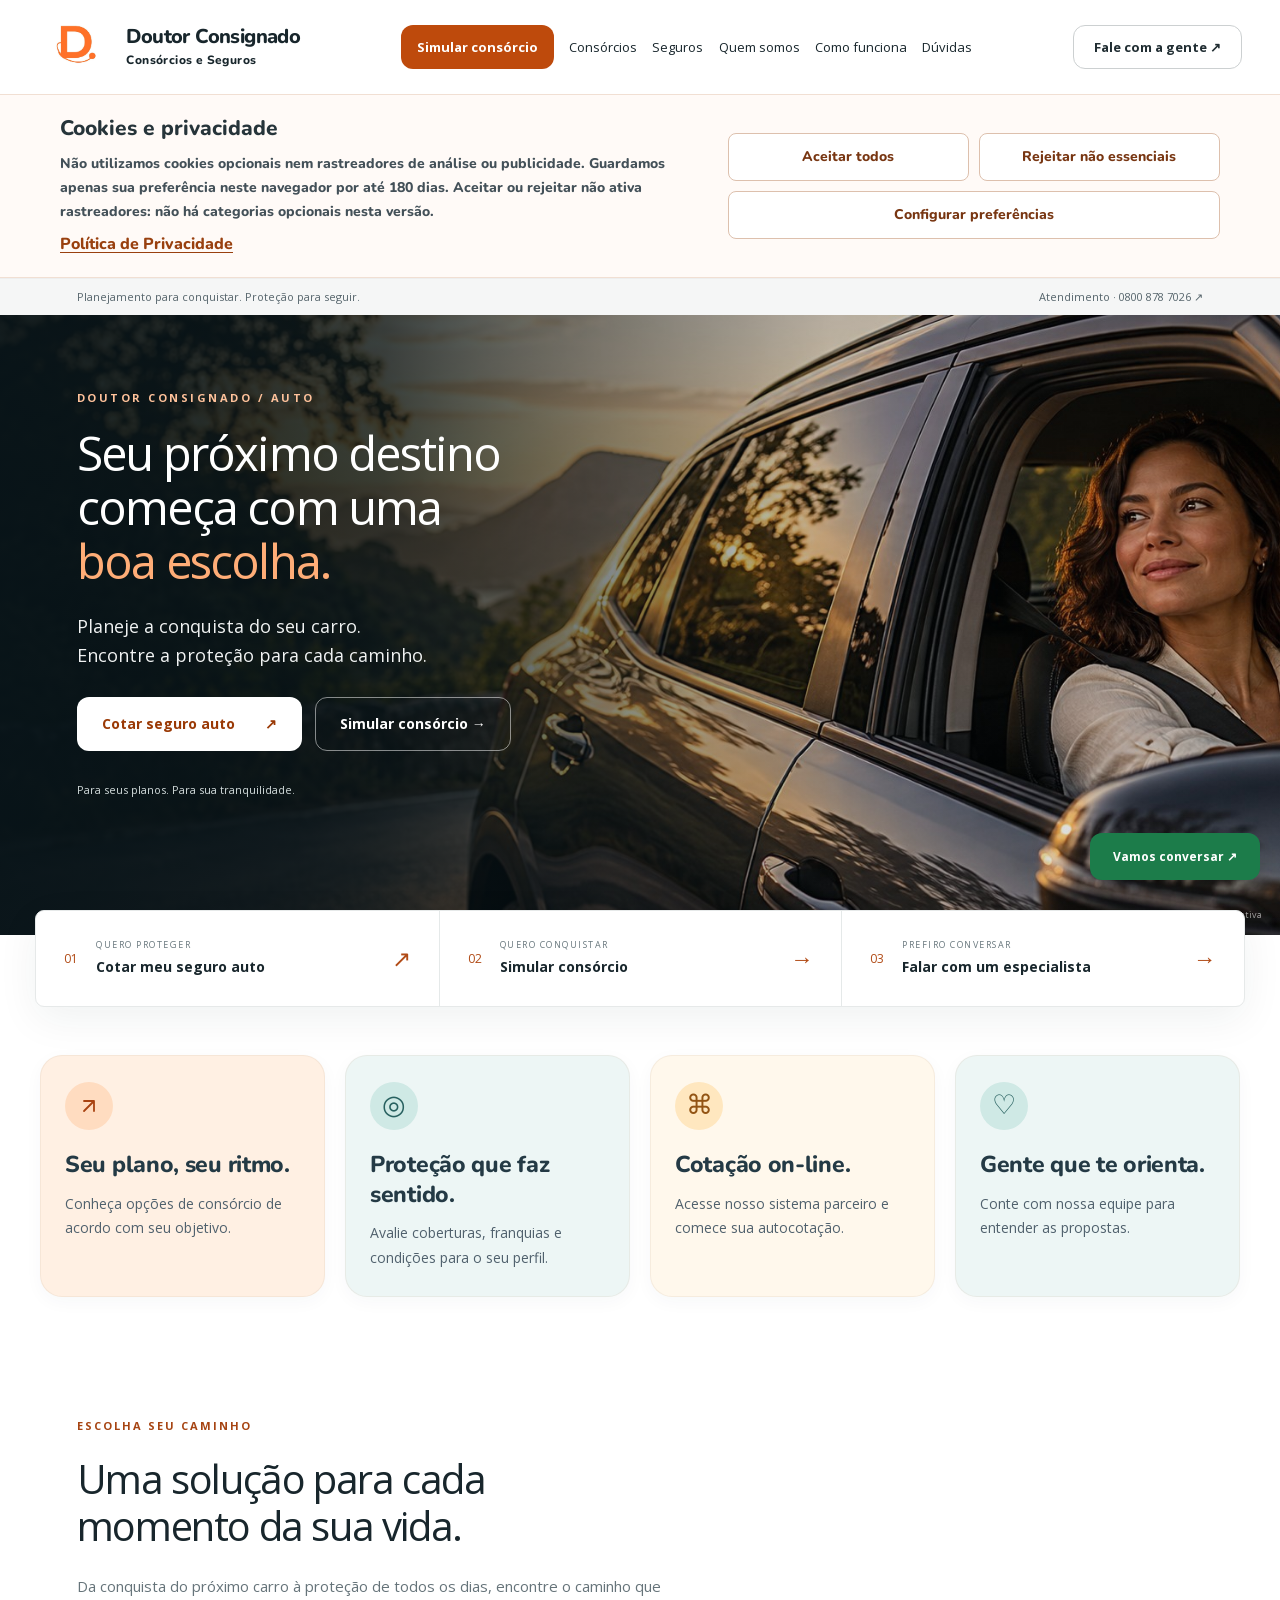
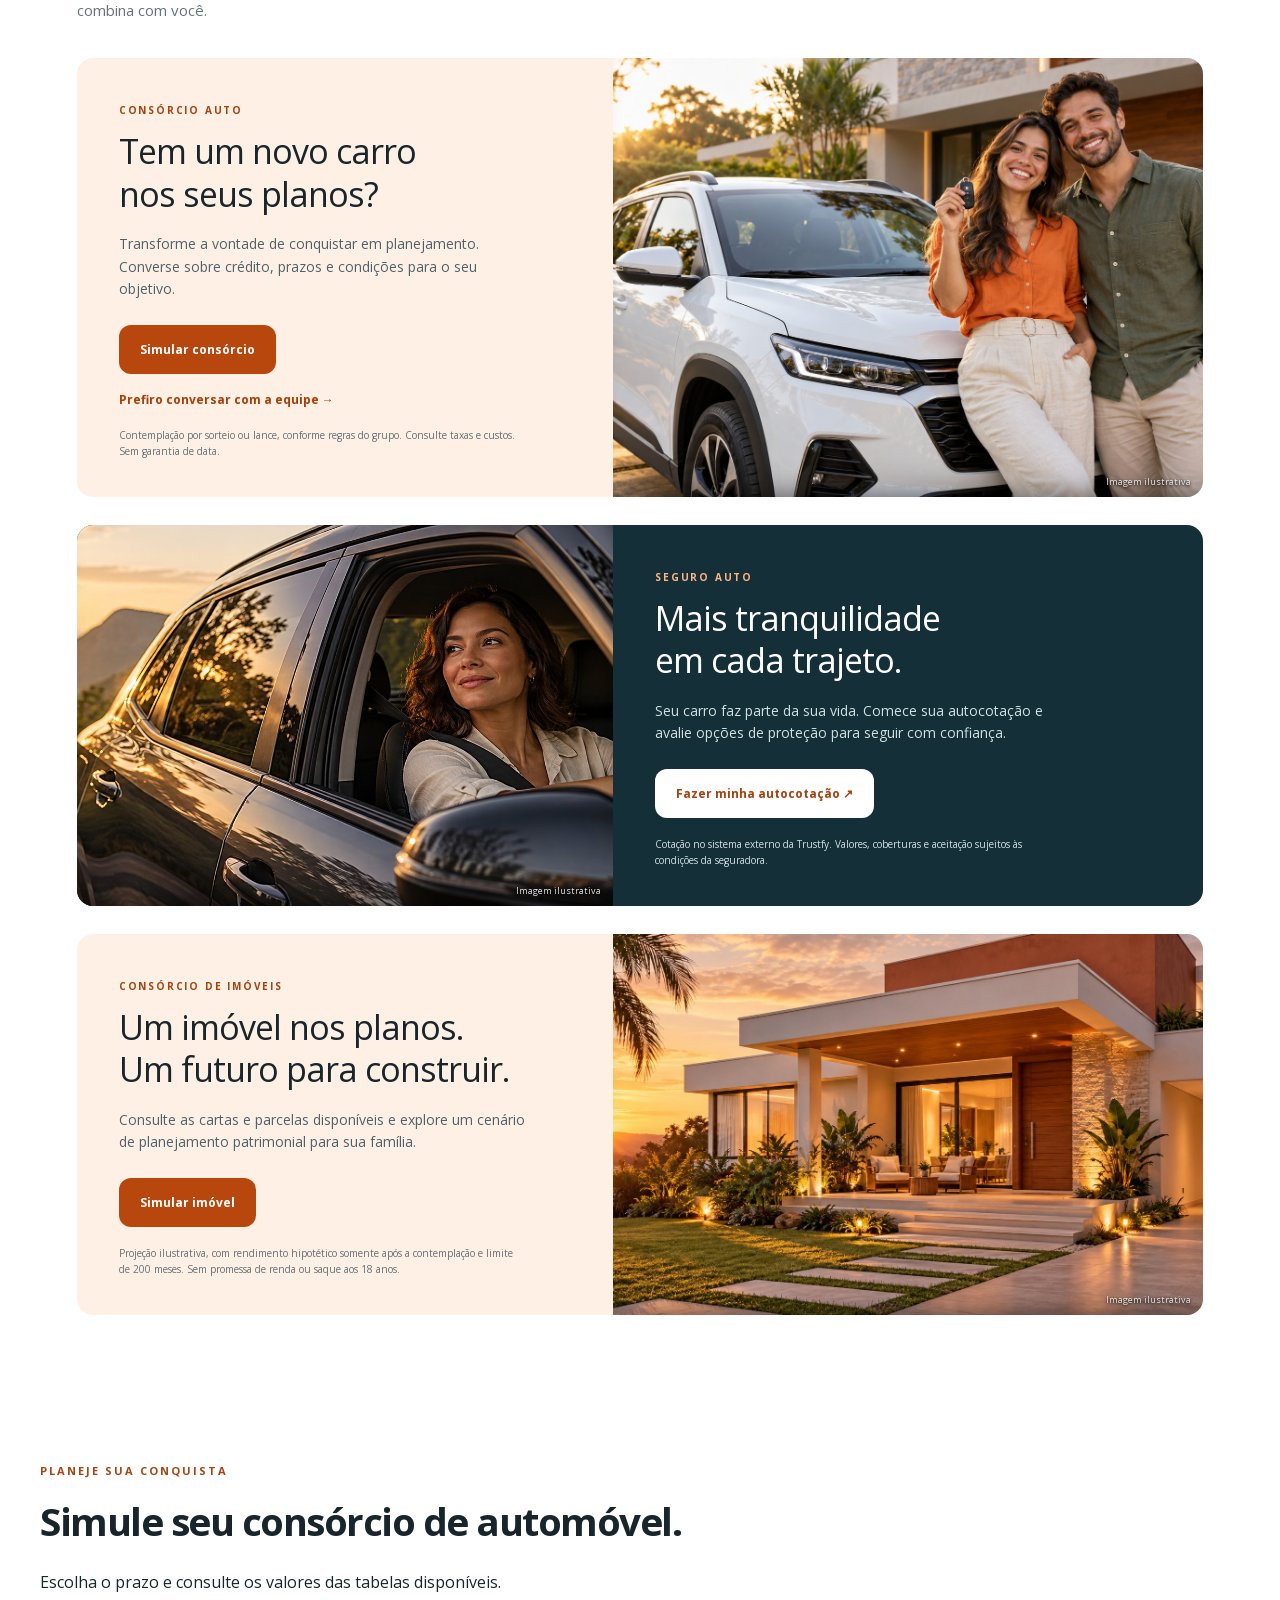
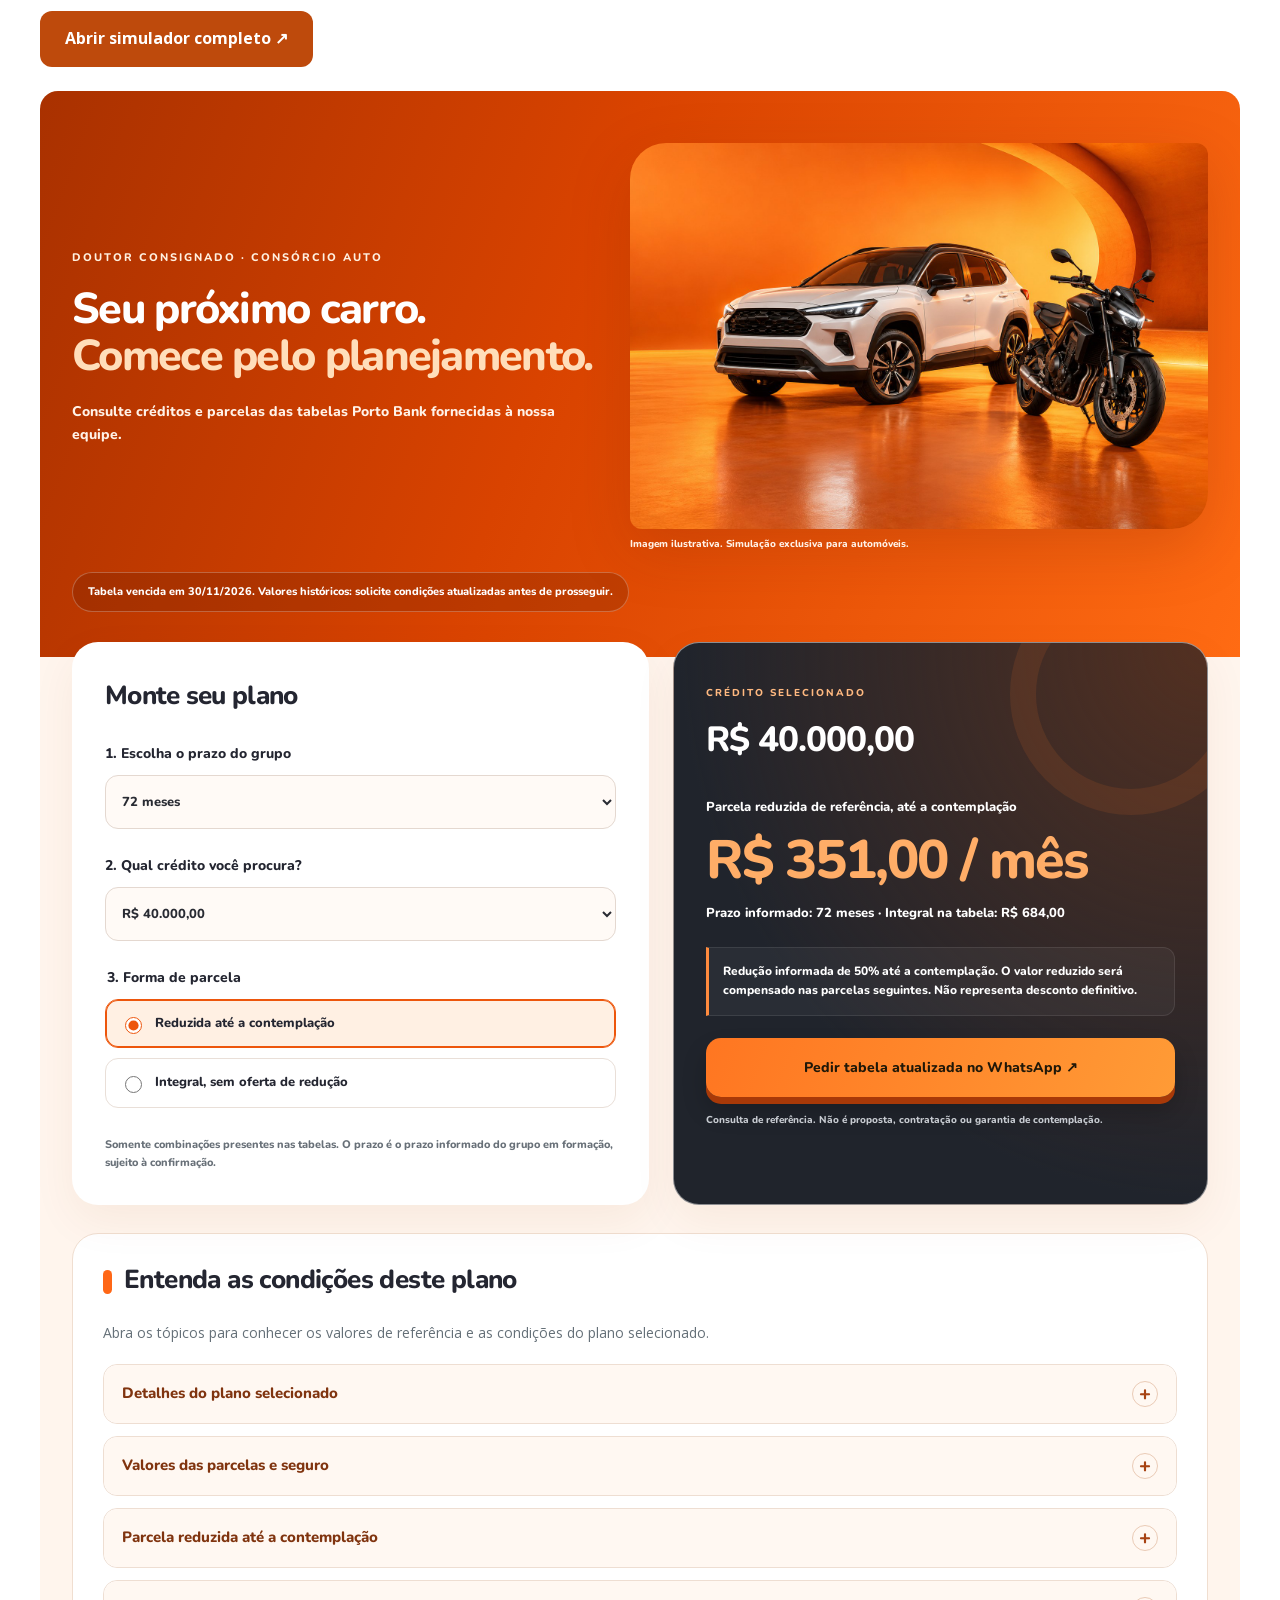
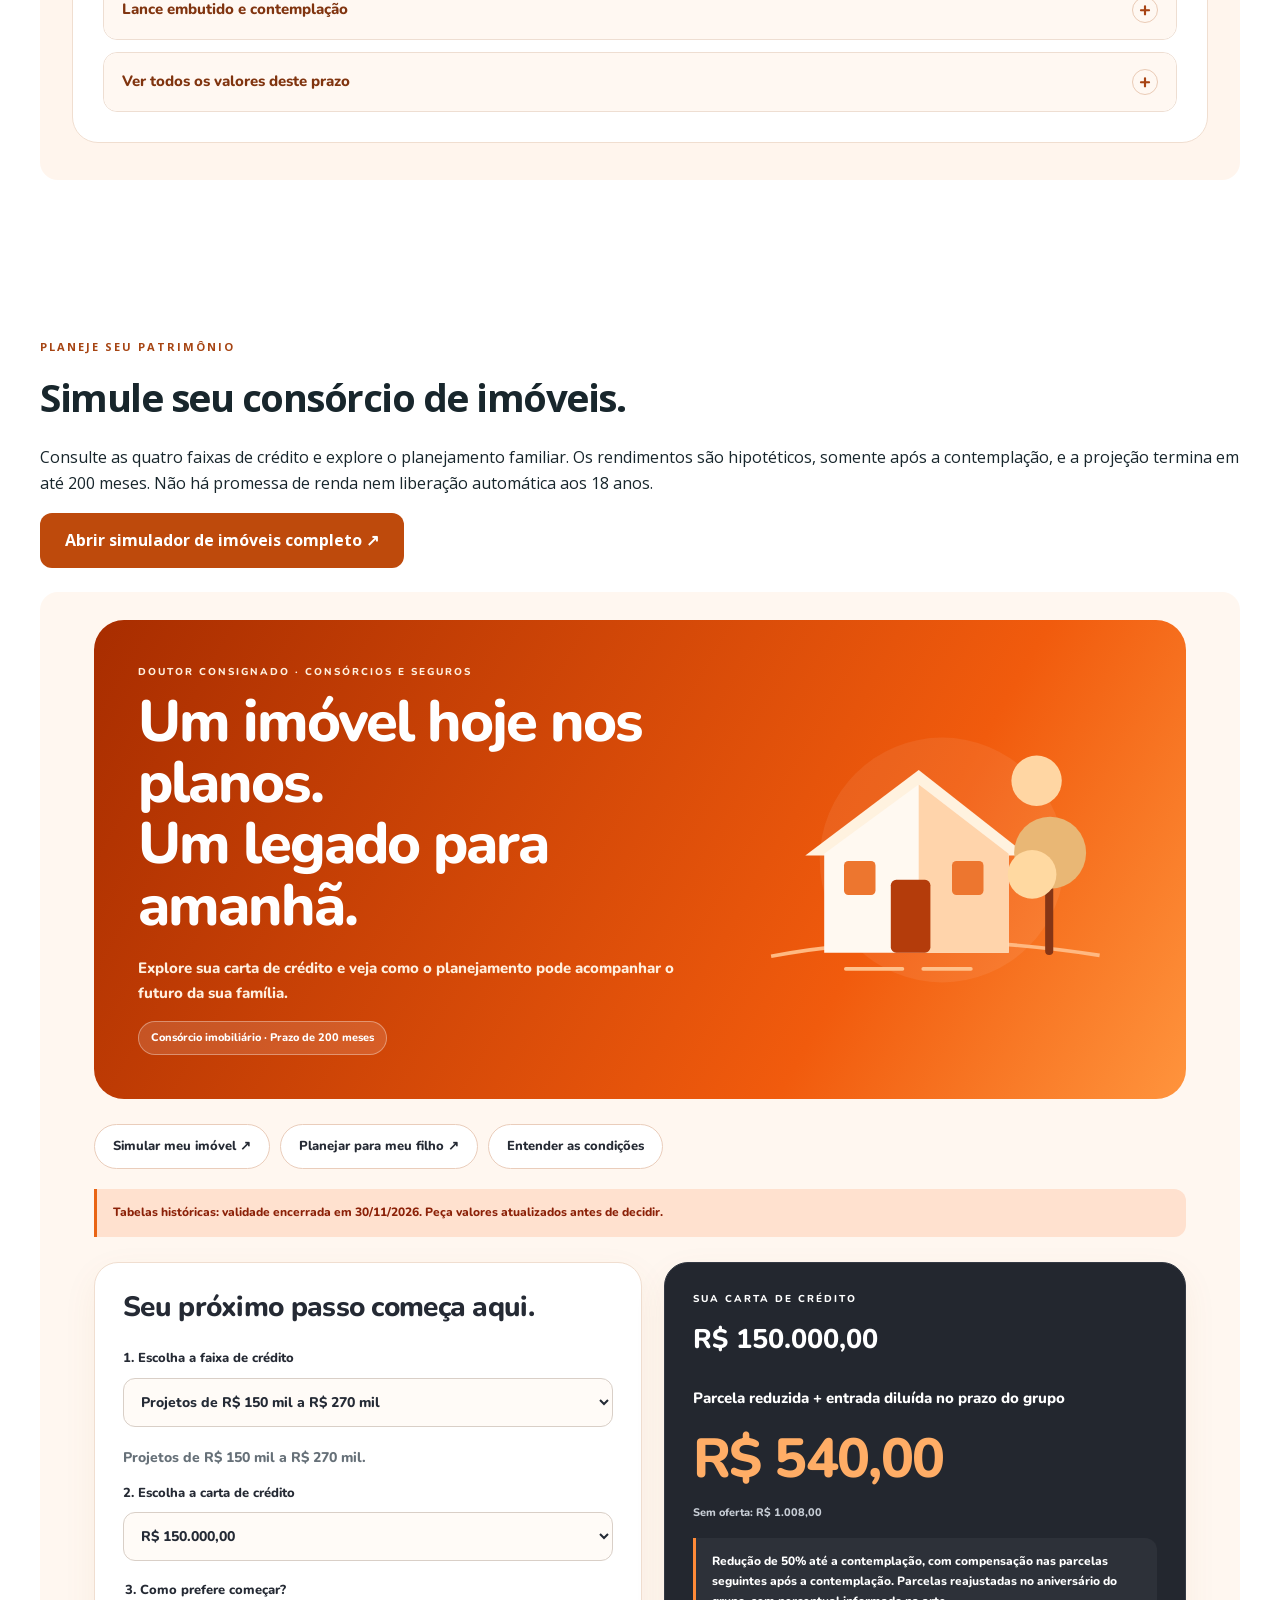
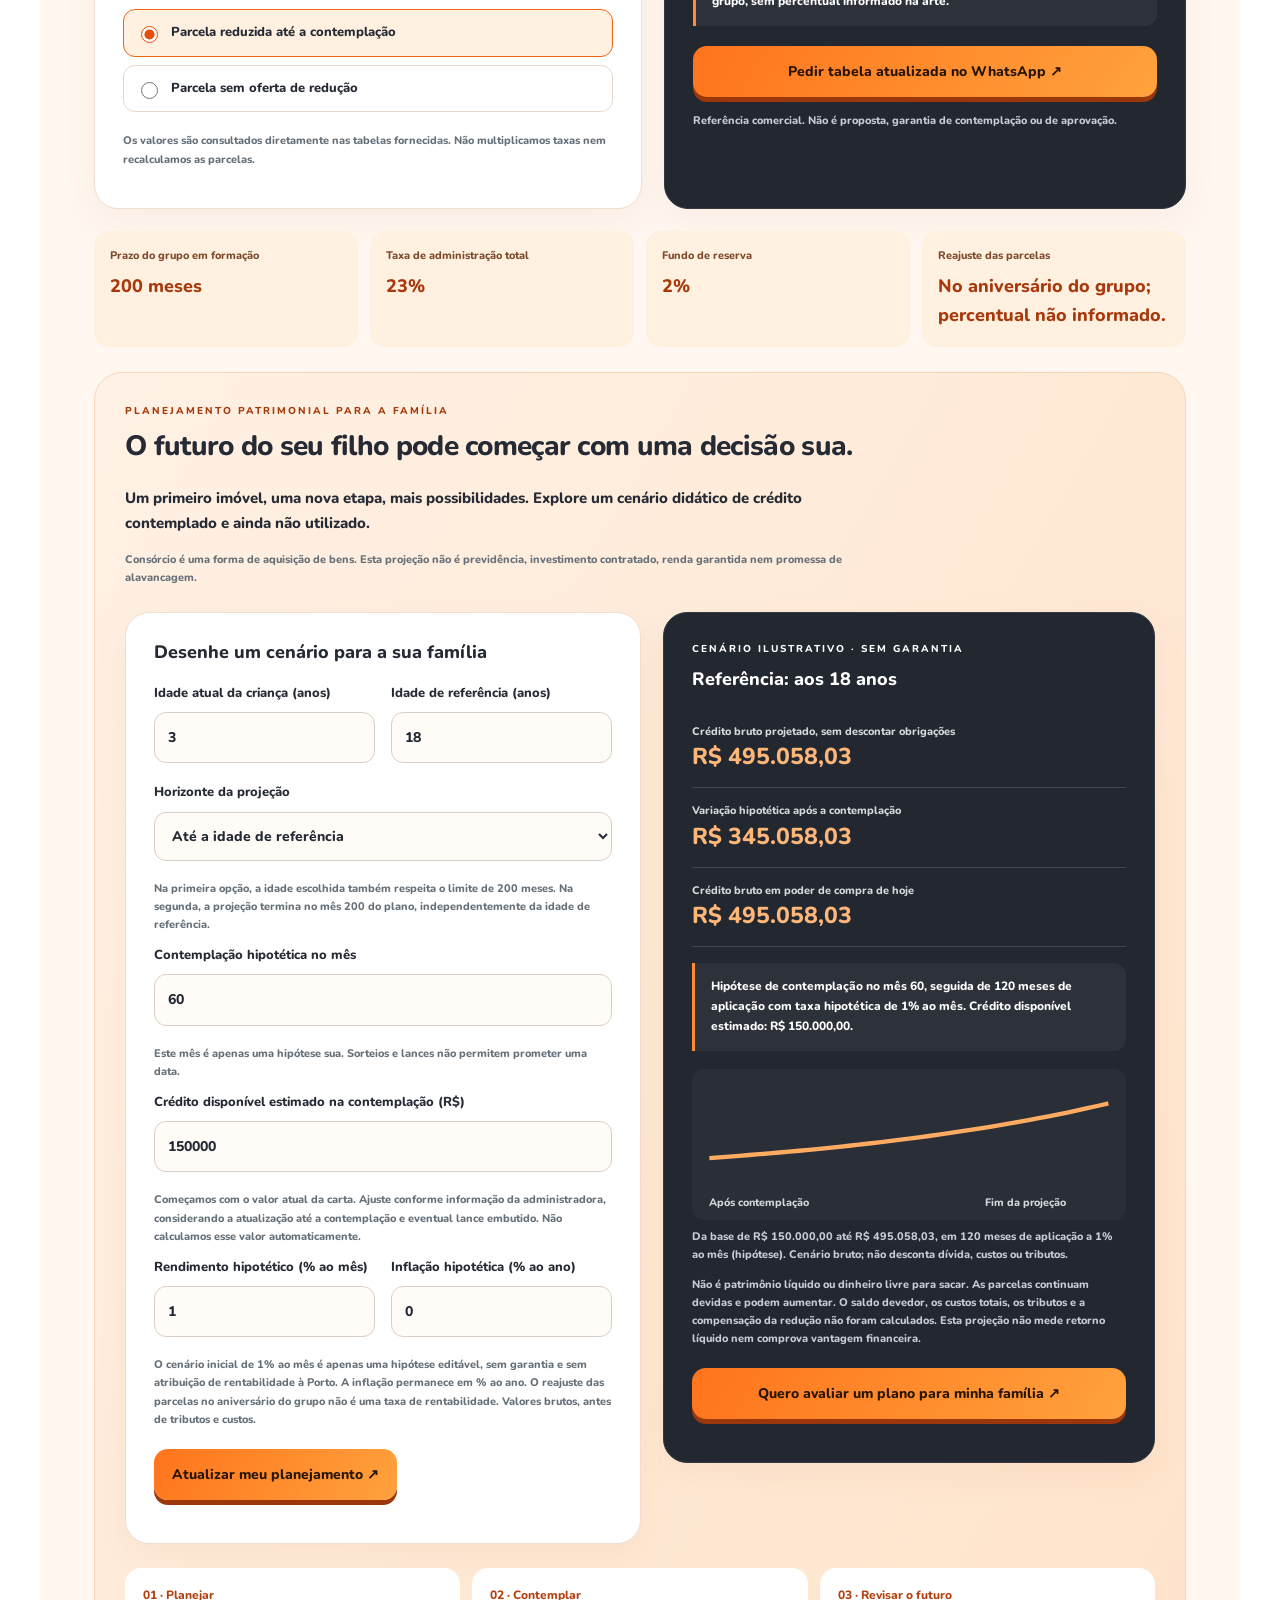
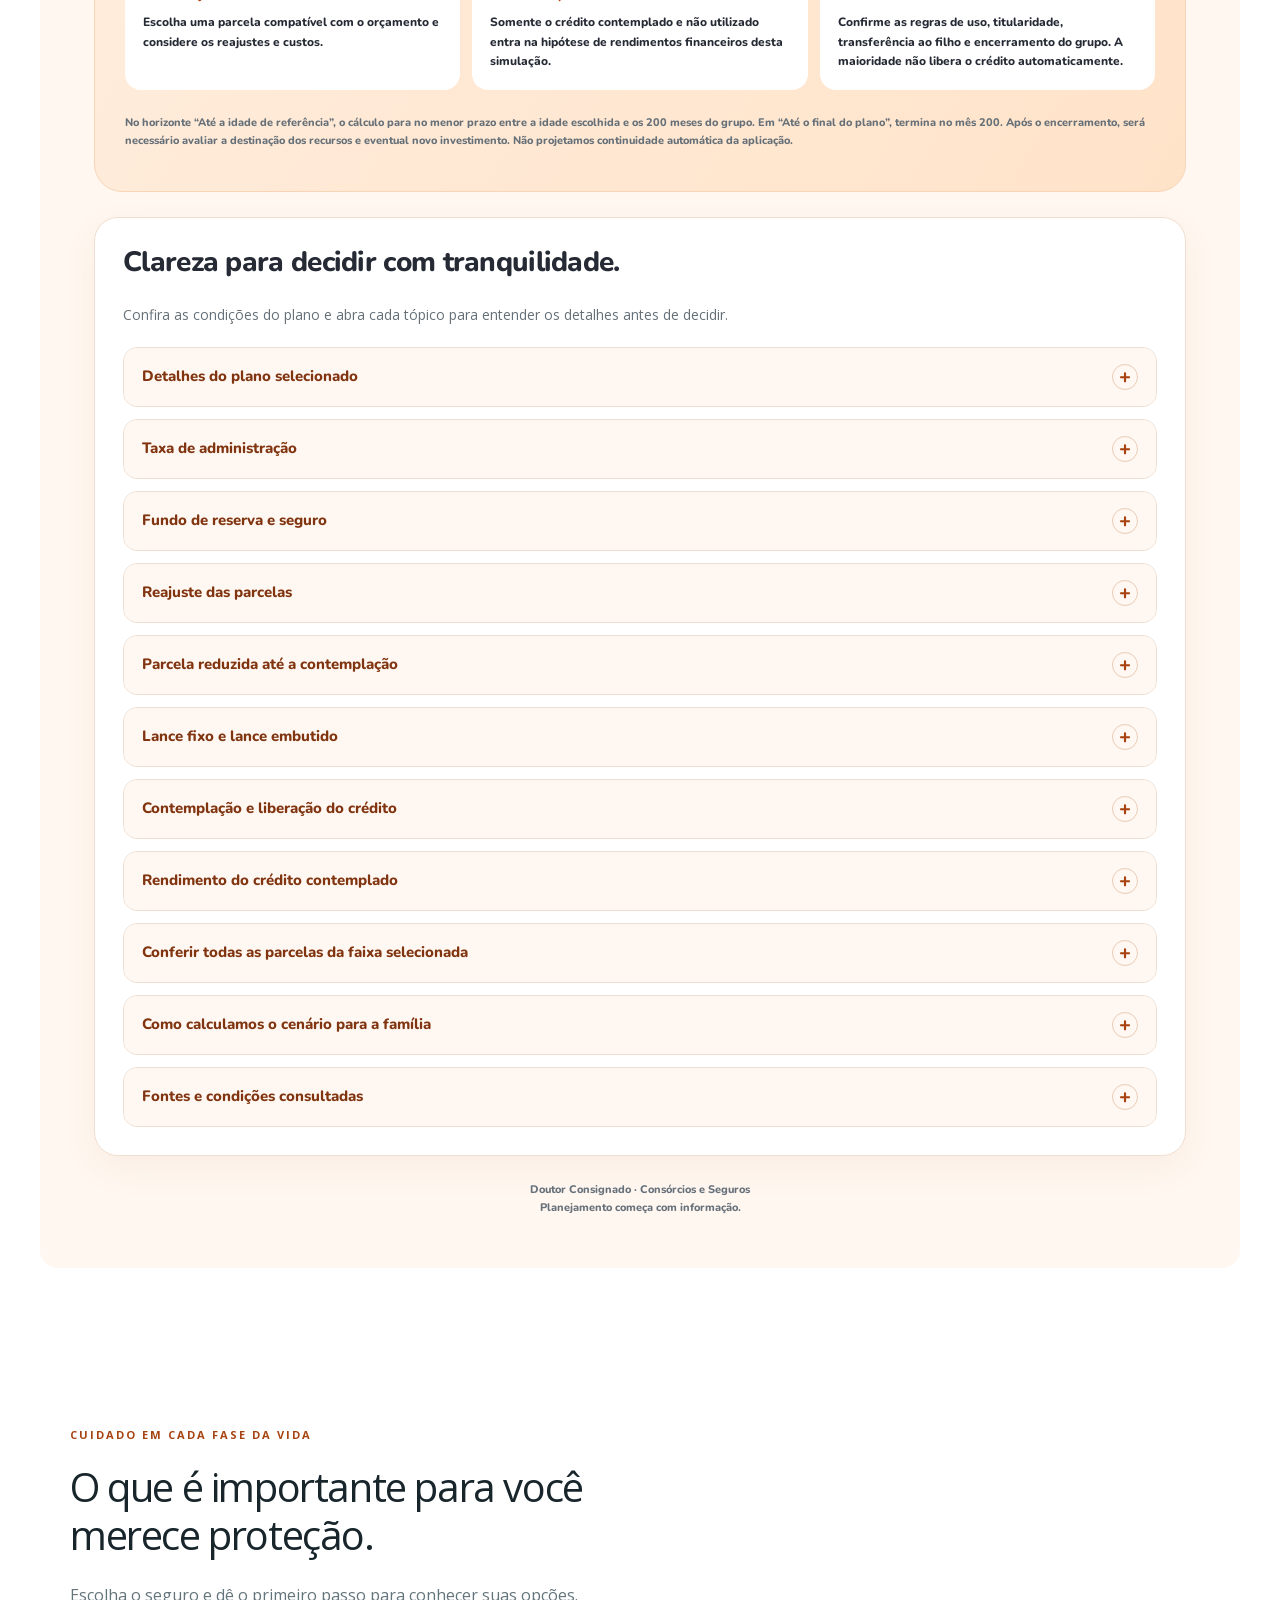
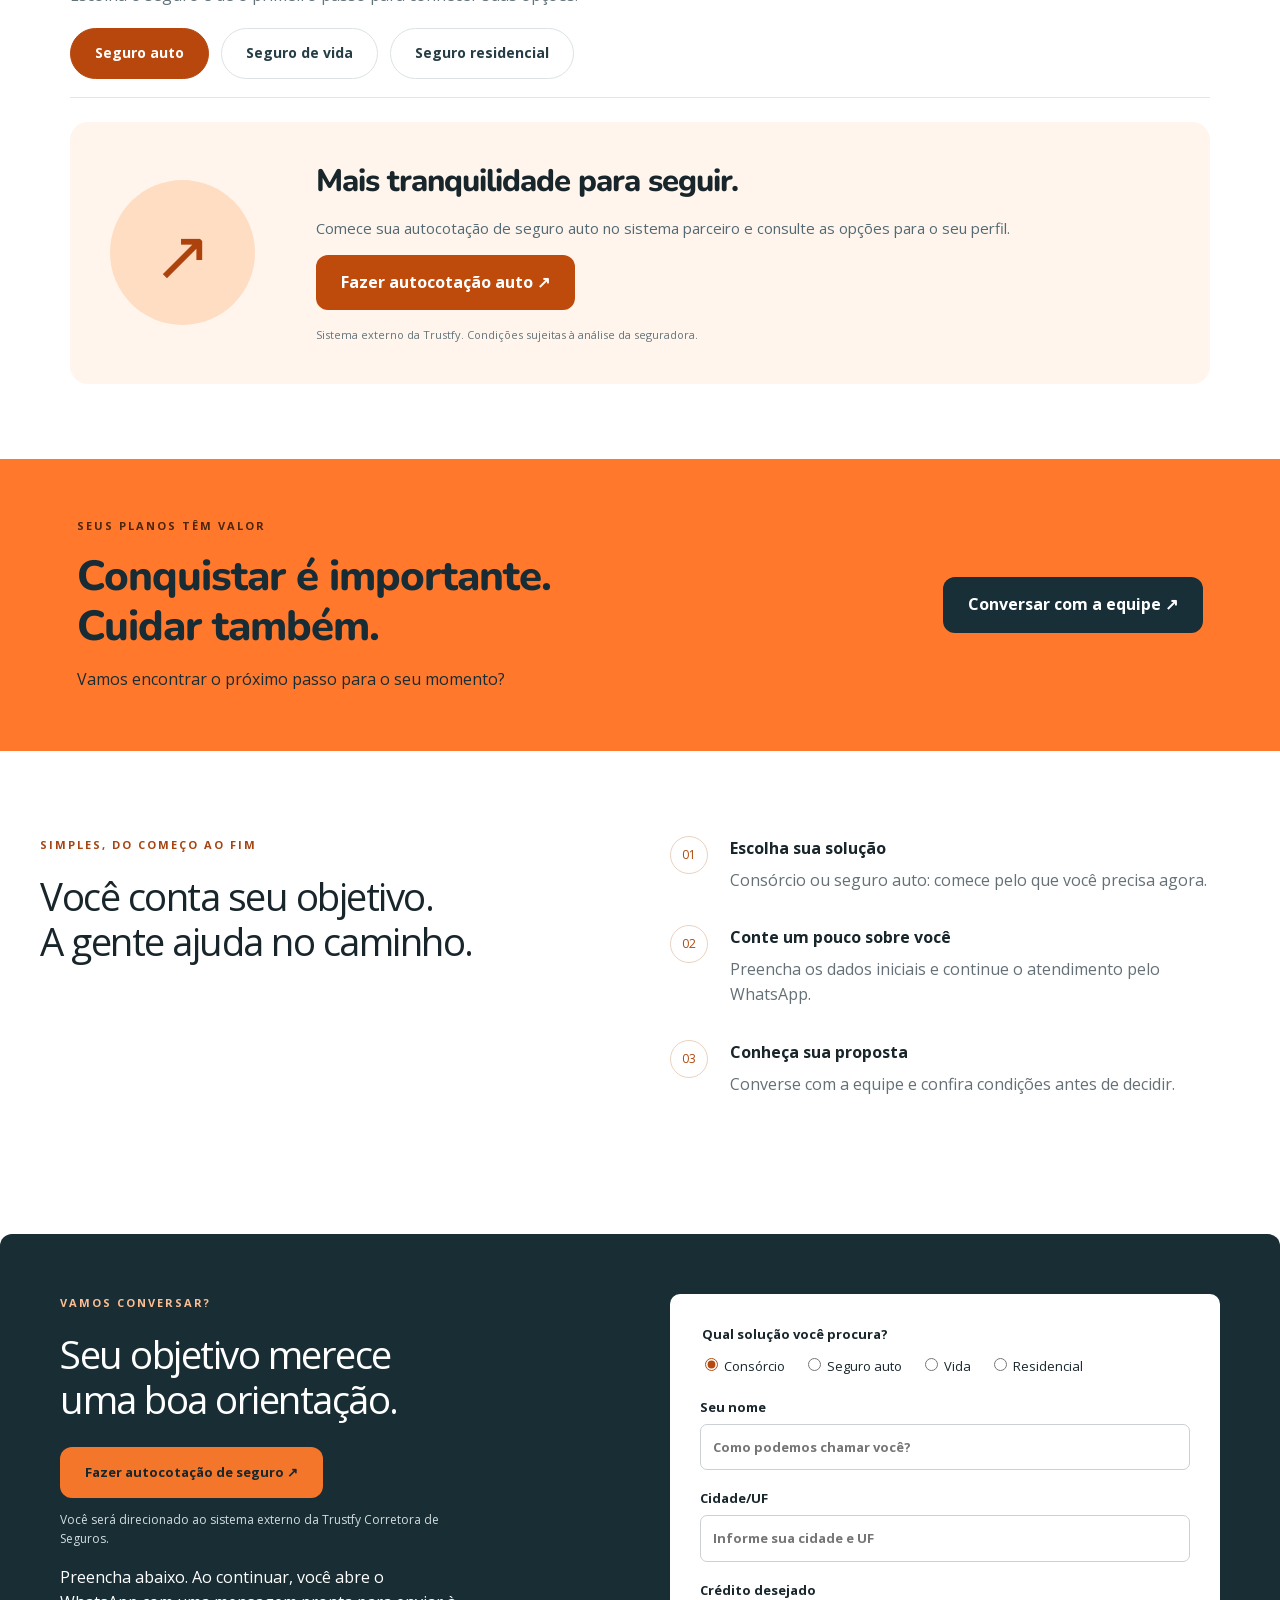
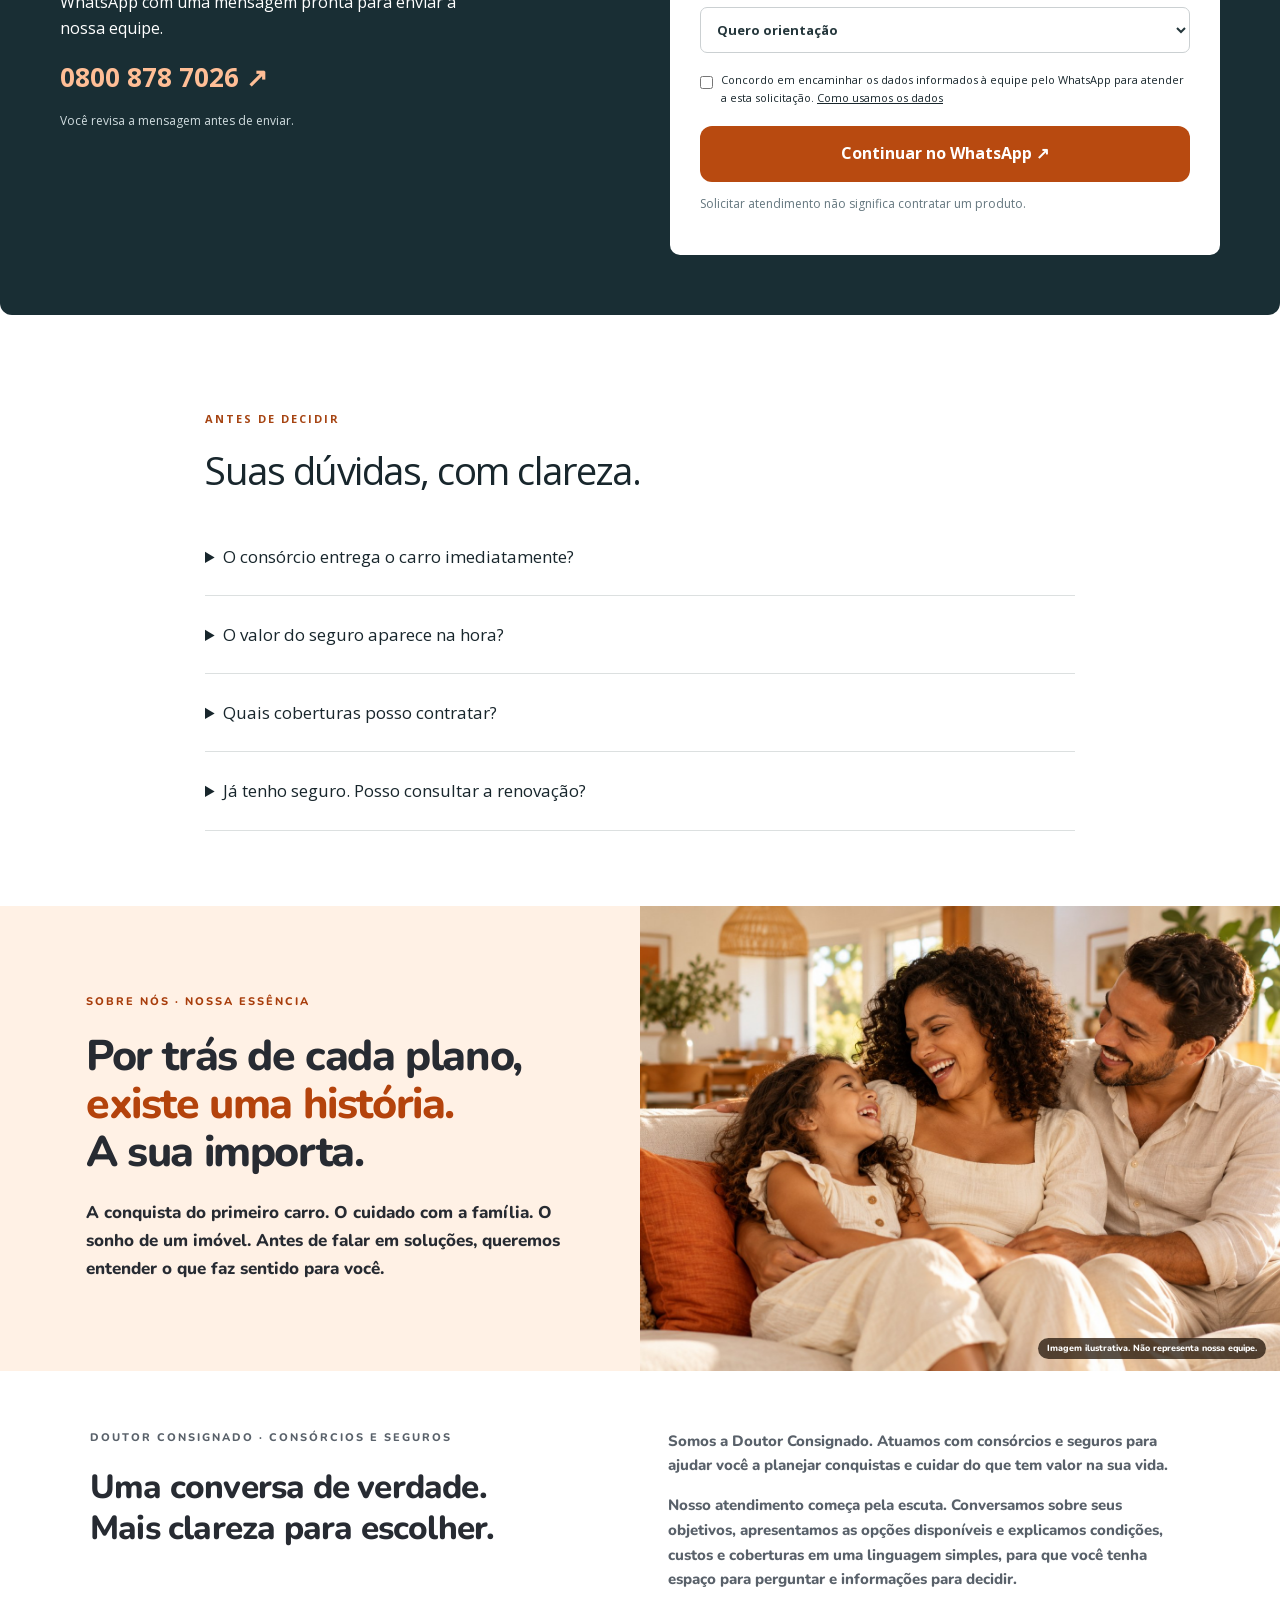
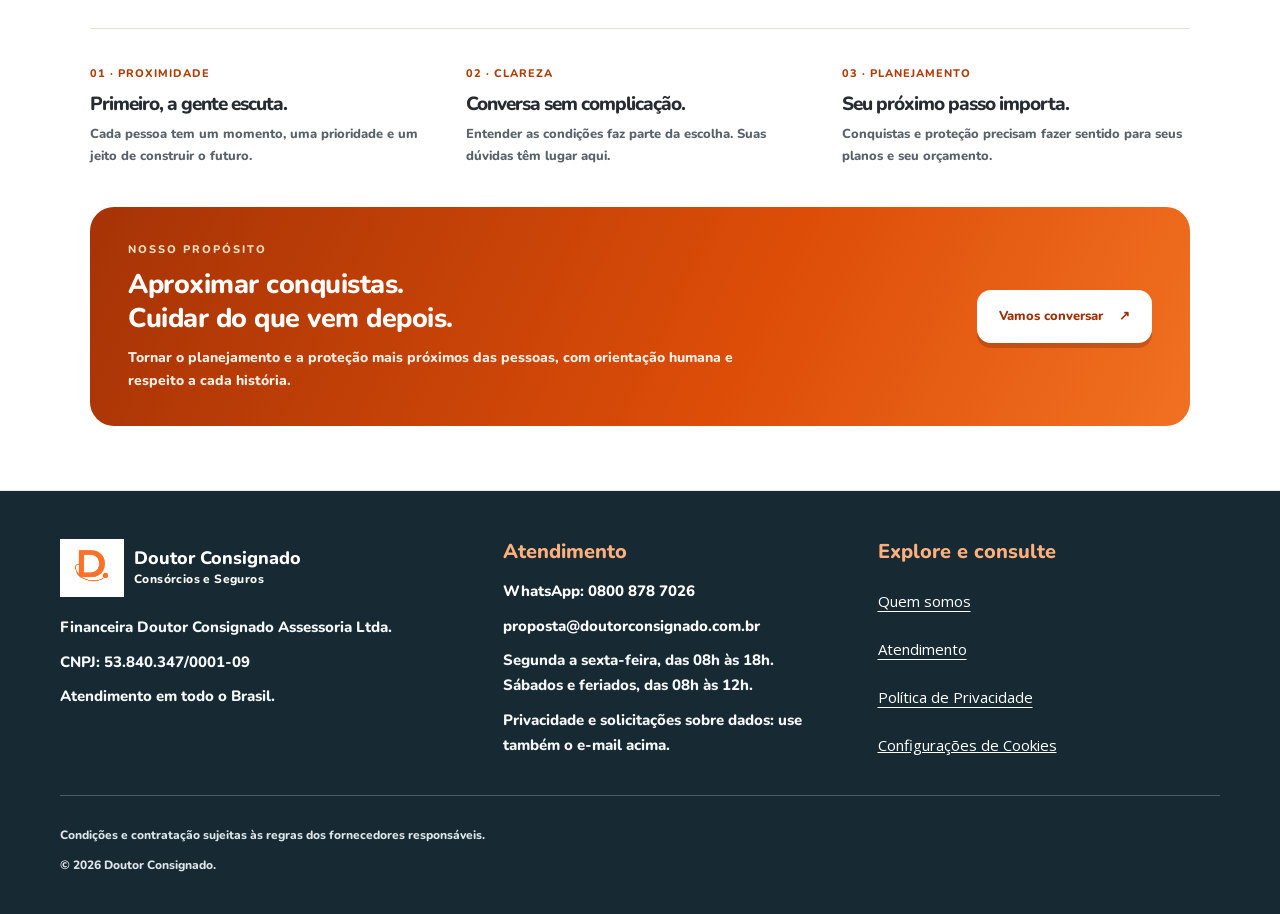
<file: index.html>
<!doctype html>
<html lang="pt-BR"><head><meta charset="utf-8"><meta name="viewport" content="width=device-width,initial-scale=1"><meta name="description" content="Planeje seu próximo carro com consórcio e solicite uma cotação de seguro auto com a Doutor Consignado."><title>Consórcios e Seguros | Doutor Consignado</title><link rel="stylesheet" href="styles.css"><link rel="stylesheet" href="sobre-nos.css"><script defer src="config.js"></script><script defer src="app.js"></script><link rel="stylesheet" href="privacidade.css"><script defer src="privacidade.js"></script><link rel="icon" href="favicon.ico?v=1" sizes="16x16 32x32 48x48"><link rel="icon" type="image/png" sizes="32x32" href="favicon-32.png?v=1"><link rel="icon" type="image/png" sizes="192x192" href="favicon-192.png?v=1"></head><body>
<header><a class="brand" href="#inicio" aria-label="Doutor Consignado, início"><span class="logo-original"><img src="logo-doutor.jpeg" alt="Logo D Doutor Consignado"></span><span>Doutor Consignado<small>Consórcios e Seguros</small></span></a><button class="menu-toggle" type="button" aria-expanded="false" aria-controls="site-menu" aria-label="Abrir menu principal"><span class="menu-toggle__icon" aria-hidden="true"><span></span><span></span><span></span></span><span>Menu</span></button><nav id="site-menu" aria-label="Menu principal"><a class="button nav-simulator" href="#simulador">Simular consórcio</a><a href="#solucoes">Consórcios</a><a class="nav-consortium-detail" href="#simulador">Consórcio de automóveis</a><a class="nav-consortium-detail" href="#simulador-imoveis">Consórcio de imóveis</a><a href="#seguros">Seguros</a><a href="#quem-somos">Quem somos</a><a href="#como-funciona">Como funciona</a><a href="#duvidas">Dúvidas</a></nav><a class="button outline" href="#cotacao">Fale com a gente ↗</a></header>
<main><div class="utility"><span>Planejamento para conquistar. Proteção para seguir.</span><a href="#cotacao">Atendimento · 0800 878 7026 ↗</a></div><section class="hero" id="inicio"><div class="hero-inner"><p class="eyebrow">DOUTOR CONSIGNADO / AUTO</p><h1>Seu próximo destino <br> começa com uma <br> <em>boa escolha.</em></h1><p class="intro">Planeje a conquista do seu carro. <br> Encontre a proteção para cada caminho.</p><div class="actions"><a class="button" href="https://sistema.cronosmulticalculo.com.br/link/trustfy-corretora-de-seguros-ltda/mJNL64A1y6" target="_blank" rel="noopener noreferrer">Cotar seguro auto <span>↗</span></a><a class="button hero-secondary" href="#simulador">Simular consórcio →</a></div><p class="hero-caption">Para seus planos. Para sua tranquilidade.</p></div><img class="hero-mobile-image" src="hero-auto.jpg" alt="Mulher ao volante de um carro em uma paisagem ao pôr do sol" width="2172" height="724" decoding="async"><span class="image-credit">Imagem ilustrativa</span></section><div class="product-bar"><a href="https://sistema.cronosmulticalculo.com.br/link/trustfy-corretora-de-seguros-ltda/mJNL64A1y6" target="_blank" rel="noopener noreferrer"><span>01</span><div><small>QUERO PROTEGER</small><b>Cotar meu seguro auto</b></div><strong>↗</strong></a><a href="#simulador"><span>02</span><div><small>QUERO CONQUISTAR</small><b>Simular consórcio</b></div><strong>→</strong></a><a href="#cotacao"><span>03</span><div><small>PREFIRO CONVERSAR</small><b>Falar com um especialista</b></div><strong>→</strong></a></div><section class="benefits section" aria-label="Planejamento, proteção e orientação"><div><span class="line-icon" aria-hidden="true"><svg width="24" height="24" viewBox="0 0 24 24" fill="none" stroke="currentColor" stroke-width="1.8" stroke-linecap="round" stroke-linejoin="round" focusable="false"><path d="M7 17 17 7M7 7h10v10"/></svg></span><h3>Seu plano, <br> seu ritmo.</h3><p>Conheça opções de consórcio de acordo com seu objetivo.</p></div><div><span class="line-icon" aria-hidden="true">◎</span><h3>Proteção que <br> faz sentido.</h3><p>Avalie coberturas, franquias e condições para o seu perfil.</p></div><div><span class="line-icon" aria-hidden="true">⌘</span><h3>Cotação <br> on-line.</h3><p>Acesse nosso sistema parceiro e comece sua autocotação.</p></div><div><span class="line-icon" aria-hidden="true">♡</span><h3>Gente que <br> te orienta.</h3><p>Conte com nossa equipe para entender as propostas.</p></div></section><section id="solucoes" class="section"><div class="section-head"><p class="eyebrow">ESCOLHA SEU CAMINHO</p><h2>Uma solução para cada <br> momento da sua vida.</h2></div><p class="solutions-intro">Da conquista do próximo carro à proteção de todos os dias, encontre o caminho que combina com você.</p><div class="solution-stories"><article class="story story-plan"><div class="story-copy"><span class="story-tag">CONSÓRCIO AUTO</span><h3>Tem um novo carro <br> nos seus planos?</h3><p>Transforme a vontade de conquistar em planejamento. Converse sobre crédito, prazos e condições para o seu objetivo.</p><a href="#simulador" class="button">Simular consórcio</a><a href="#cotacao" data-product="Consórcio" class="text-link">Prefiro conversar com a equipe →</a><small>Contemplação por sorteio ou lance, conforme regras do grupo. Consulte taxas e custos. Sem garantia de data.</small></div><div class="story-photo"><img src="consorcio-vida.jpg" alt="Casal ao lado de um carro em uma residência"><span class="photo-note">Imagem ilustrativa</span></div></article><article class="story story-insurance"><div class="story-copy"><span class="story-tag">SEGURO AUTO</span><h3>Mais tranquilidade <br> em cada trajeto.</h3><p>Seu carro faz parte da sua vida. Comece sua autocotação e avalie opções de proteção para seguir com confiança.</p><a href="https://sistema.cronosmulticalculo.com.br/link/trustfy-corretora-de-seguros-ltda/mJNL64A1y6" target="_blank" rel="noopener noreferrer" class="button">Fazer minha autocotação ↗</a><small>Cotação no sistema externo da Trustfy. Valores, coberturas e aceitação sujeitos às condições da seguradora.</small></div><div class="story-photo"><img src="hero-auto.jpg" alt="Mulher no banco do motorista de um automóvel"><span class="photo-note">Imagem ilustrativa</span></div></article><article class="story story-property"><div class="story-copy"><span class="story-tag">CONSÓRCIO DE IMÓVEIS</span><h3>Um imóvel nos planos. <br> Um futuro para construir.</h3><p>Consulte as cartas e parcelas disponíveis e explore um cenário de planejamento patrimonial para sua família.</p><a href="#simulador-imoveis" class="button">Simular imóvel</a><small>Projeção ilustrativa, com rendimento hipotético somente após a contemplação e limite de 200 meses. Sem promessa de renda ou saque aos 18 anos.</small></div><div class="story-photo"><img src="imovel-consorcio.jpg" alt="Casa contemporânea com jardim ao pôr do sol" loading="lazy" decoding="async"><span class="photo-note">Imagem ilustrativa</span></div></article></div></section><section id="simulador" class="section"><p class="eyebrow">PLANEJE SUA CONQUISTA</p><h2>Simule seu consórcio de automóvel.</h2><p>Escolha o prazo e consulte os valores das tabelas disponíveis.</p><a class="button" href="simulador-consorcio.html" target="_blank" rel="noopener noreferrer">Abrir simulador completo ↗</a><iframe src="simulador-consorcio.html" title="Simulador de consórcio de automóvel" loading="eager" style="width:100%;height:1450px;border:0;border-radius:18px;margin-top:24px"></iframe></section><section id="simulador-imoveis" class="section"><p class="eyebrow">PLANEJE SEU PATRIMÔNIO</p><h2>Simule seu consórcio de imóveis.</h2><p>Consulte as quatro faixas de crédito e explore o planejamento familiar. Os rendimentos são hipotéticos, somente após a contemplação, e a projeção termina em até 200 meses. Não há promessa de renda nem liberação automática aos 18 anos.</p><a class="button" href="simulador-imoveis.html" target="_blank" rel="noopener noreferrer">Abrir simulador de imóveis completo ↗</a><iframe src="simulador-imoveis.html" title="Simulador de consórcio de imóveis e planejamento familiar" loading="eager" style="width:100%;height:1800px;border:0;border-radius:18px;margin-top:24px"></iframe></section><section id="seguros" class="section insurance-hub"><div class="section-head"><p class="eyebrow">CUIDADO EM CADA FASE DA VIDA</p><h2>O que é importante para você <br> merece proteção.</h2><p>Escolha o seguro e dê o primeiro passo para conhecer suas opções.</p></div><div class="insurance-tabs" role="tablist" aria-label="Tipos de seguro"><button type="button" role="tab" id="tab-auto" aria-controls="panel-auto" aria-selected="true" data-insurance="auto">Seguro auto</button><button type="button" role="tab" id="tab-vida" aria-controls="panel-vida" aria-selected="false" tabindex="-1" data-insurance="vida">Seguro de vida</button><button type="button" role="tab" id="tab-casa" aria-controls="panel-casa" aria-selected="false" tabindex="-1" data-insurance="casa">Seguro residencial</button></div><div id="panel-auto" role="tabpanel" aria-labelledby="tab-auto" class="insurance-panel"><span class="insurance-symbol" aria-hidden="true">↗</span><div><h3>Mais tranquilidade para seguir.</h3><p>Comece sua autocotação de seguro auto no sistema parceiro e consulte as opções para o seu perfil.</p><a class="button" href="https://sistema.cronosmulticalculo.com.br/link/trustfy-corretora-de-seguros-ltda/mJNL64A1y6" target="_blank" rel="noopener noreferrer">Fazer autocotação auto ↗</a><small>Sistema externo da Trustfy. Condições sujeitas à análise da seguradora.</small></div></div><div id="panel-vida" role="tabpanel" aria-labelledby="tab-vida" class="insurance-panel" hidden><span class="insurance-symbol" aria-hidden="true">♡</span><div><h3>Cuidar de você também é cuidar de quem você ama.</h3><p>Converse sobre seguro de vida e conheça possibilidades de proteção financeira para diferentes momentos e necessidades.</p><a class="button" href="#cotacao" data-product="Seguro de vida">Solicitar cotação de vida →</a><small>Atendimento pelo WhatsApp. Coberturas, limites e aceitação dependem da proposta.</small></div></div><div id="panel-casa" role="tabpanel" aria-labelledby="tab-casa" class="insurance-panel" hidden><span class="insurance-symbol" aria-hidden="true">⌂</span><div><h3>Seu lar é parte da sua história.</h3><p>Solicite orientação para conhecer opções de seguro residencial e avaliar coberturas para sua casa ou apartamento.</p><a class="button" href="#cotacao" data-product="Seguro residencial">Solicitar cotação residencial →</a><small>Atendimento pelo WhatsApp. Coberturas e assistências variam conforme a contratação.</small></div></div></section><section class="orange-band"><div><p class="eyebrow">SEUS PLANOS TÊM VALOR</p><h2>Conquistar é importante. <br> Cuidar também.</h2><p>Vamos encontrar o próximo passo para o seu momento?</p></div><a href="#cotacao" class="button">Conversar com a equipe ↗</a></section><section id="como-funciona" class="section process"><div><p class="eyebrow">SIMPLES, DO COMEÇO AO FIM</p><h2>Você conta seu objetivo. <br> A gente ajuda no caminho.</h2></div><ol><li><b>Escolha sua solução</b><p>Consórcio ou seguro auto: comece pelo que você precisa agora.</p></li><li><b>Conte um pouco sobre você</b><p>Preencha os dados iniciais e continue o atendimento pelo WhatsApp.</p></li><li><b>Conheça sua proposta</b><p>Converse com a equipe e confira condições antes de decidir.</p></li></ol></section>
<section id="cotacao" class="section quote"><div><p class="eyebrow">VAMOS CONVERSAR?</p><h2>Seu objetivo merece <br> uma boa orientação.</h2><a class="button" href="https://sistema.cronosmulticalculo.com.br/link/trustfy-corretora-de-seguros-ltda/mJNL64A1y6" target="_blank" rel="noopener noreferrer">Fazer autocotação de seguro ↗</a><p class="micro">Você será direcionado ao sistema externo da Trustfy Corretora de Seguros.</p><p>Preencha abaixo. Ao continuar, você abre o WhatsApp com uma mensagem pronta para enviar à nossa equipe.</p><a class="phone" data-whatsapp href="#">0800 878 7026 ↗</a><p class="micro">Você revisa a mensagem antes de enviar.</p></div><form id="lead-form"><fieldset><legend>Qual solução você procura?</legend><div class="choices"><label><input type="radio" name="produto" value="Consórcio" checked> Consórcio</label><label><input type="radio" name="produto" value="Seguro auto"> Seguro auto</label><label><input type="radio" name="produto" value="Seguro de vida"> Vida</label><label><input type="radio" name="produto" value="Seguro residencial"> Residencial</label></div></fieldset><label>Seu nome<input name="nome" autocomplete="name" required maxlength="80" placeholder="Como podemos chamar você?"></label><label>Cidade/UF<input name="cidade" autocomplete="address-level2" required maxlength="80" placeholder="Informe sua cidade e UF"></label><div id="consorcio-fields"><label>Crédito desejado<select name="credito"><option>Quero orientação</option><option>Até R$ 60 mil</option><option>De R$ 60 mil a R$ 100 mil</option><option>De R$ 100 mil a R$ 200 mil</option><option>Acima de R$ 200 mil</option></select></label></div><div id="seguro-fields" hidden><label>Marca, modelo e ano<input name="veiculo" maxlength="100" placeholder="Ex.: Chevrolet Onix 2023"></label><label>Tipo de cotação<select name="tipo"><option>Seguro novo</option><option>Renovação</option><option>Quero orientação</option></select></label></div><div id="other-fields" hidden><label>Conte o que você procura<textarea name="objetivo" rows="3" maxlength="500" placeholder="Ex.: quero proteção para minha família ou para meu apartamento."></textarea></label></div><label class="consent"><input type="checkbox" required> Concordo em encaminhar os dados informados à equipe pelo WhatsApp para atender a esta solicitação. <button type="button" id="privacy-open">Como usamos os dados</button></label><button class="button submit" type="submit">Continuar no WhatsApp ↗</button><p class="micro">Solicitar atendimento não significa contratar um produto.</p></form></section>
<section id="duvidas" class="section faq"><p class="eyebrow">ANTES DE DECIDIR</p><h2>Suas dúvidas, com clareza.</h2><details><summary>O consórcio entrega o carro imediatamente?</summary><p>Não existe garantia de entrega imediata. A utilização do crédito depende da contemplação e das regras do grupo. Nossa equipe pode explicar as condições da proposta.</p></details><details><summary>O valor do seguro aparece na hora?</summary><p>Clique em “Cotar seguro auto” ou “Fazer autocotação auto” para acessar o sistema externo da Trustfy Corretora de Seguros. O preenchimento e a apresentação de resultados seguem as regras do sistema parceiro. Se preferir ajuda, use o formulário de atendimento pelo WhatsApp.</p></details><details><summary>Quais coberturas posso contratar?</summary><p>As opções variam conforme a proposta. Confira coberturas, limites, exclusões, franquias e assistências nas condições da seguradora antes de contratar.</p></details><details><summary>Já tenho seguro. Posso consultar a renovação?</summary><p>Sim. Selecione Seguro auto e Renovação no formulário para iniciar a conversa com nossa equipe.</p></details></section>
<section class="dc-about" id="quem-somos" aria-labelledby="dc-about-title">
  <div class="dc-about__hero">
    <div class="dc-about__copy">
      <p class="dc-about__eyebrow">Sobre nós · Nossa essência</p>
      <h2 id="dc-about-title">Por trás de cada plano, <br> <span>existe uma história.</span> <br> A sua importa.</h2>
      <p class="dc-about__intro">A conquista do primeiro carro. O cuidado com a família. O sonho de um imóvel. Antes de falar em soluções, queremos entender o que faz sentido para você.</p>
    </div>
    <figure class="dc-about__media">
      <img src="sobre-nos-familia.jpg" alt="Família compartilhando um momento de carinho e alegria em casa" width="1536" height="1024" loading="lazy" decoding="async">
      <figcaption>Imagem ilustrativa. Não representa nossa equipe.</figcaption>
    </figure>
  </div>
  <div class="dc-about__body">
    <div class="dc-about__story">
      <div><p class="dc-about__eyebrow">Doutor Consignado · Consórcios e Seguros</p><h3>Uma conversa de verdade. <br> Mais clareza para escolher.</h3></div>
      <div><p>Somos a Doutor Consignado. Atuamos com consórcios e seguros para ajudar você a planejar conquistas e cuidar do que tem valor na sua vida.</p><p>Nosso atendimento começa pela escuta. Conversamos sobre seus objetivos, apresentamos as opções disponíveis e explicamos condições, custos e coberturas em uma linguagem simples, para que você tenha espaço para perguntar e informações para decidir.</p></div>
    </div>
    <div class="dc-about__values" aria-label="O que orienta nosso atendimento">
      <article class="dc-about__value"><span>01 · PROXIMIDADE</span><h3>Primeiro, a gente escuta.</h3><p>Cada pessoa tem um momento, uma prioridade e um jeito de construir o futuro.</p></article>
      <article class="dc-about__value"><span>02 · CLAREZA</span><h3>Conversa sem complicação.</h3><p>Entender as condições faz parte da escolha. Suas dúvidas têm lugar aqui.</p></article>
      <article class="dc-about__value"><span>03 · PLANEJAMENTO</span><h3>Seu próximo passo importa.</h3><p>Conquistas e proteção precisam fazer sentido para seus planos e seu orçamento.</p></article>
    </div>
    <div class="dc-about__purpose">
      <div><p class="dc-about__eyebrow">Nosso propósito</p><h3>Aproximar conquistas. <br> Cuidar do que vem depois.</h3><p>Tornar o planejamento e a proteção mais próximos das pessoas, com orientação humana e respeito a cada história.</p></div>
      <a class="dc-about__cta" href="https://wa.me/5508008787026?text=Ol%C3%A1%21%20Quero%20conversar%20sobre%20meus%20planos%20e%20conhecer%20as%20op%C3%A7%C3%B5es%20de%20cons%C3%B3rcios%20e%20seguros." target="_blank" rel="noopener noreferrer">Vamos conversar <span aria-hidden="true">↗</span></a>
    </div>
  </div>
</section></main><footer class="dc-site-footer"><div class="dc-footer-grid"><div><a class="brand" href="#inicio"><span class="logo-original"><img src="logo-doutor.jpeg" alt="Logo D Doutor Consignado"></span><span>Doutor Consignado<small>Consórcios e Seguros</small></span></a><p>Financeira Doutor Consignado Assessoria Ltda.</p><p>CNPJ: 53.840.347/0001-09</p><p>Atendimento em todo o Brasil.</p></div><div><h2>Atendimento</h2><p><a href="https://wa.me/5508008787026" target="_blank" rel="noopener noreferrer">WhatsApp: 0800 878 7026</a></p><p><a href="mailto:proposta@doutorconsignado.com.br">proposta@doutorconsignado.com.br</a></p><p>Segunda a sexta-feira, das 08h às 18h.<br> Sábados e feriados, das 08h às 12h.</p><p>Privacidade e solicitações sobre dados: use também o e-mail acima.</p></div><div><h2>Explore e consulte</h2><nav aria-label="Links do rodapé"><a href="#quem-somos">Quem somos</a><a href="#cotacao">Atendimento</a><a id="privacy-footer" href="privacidade.html">Política de Privacidade</a><button type="button" data-cookie-settings>Configurações de Cookies</button></nav></div></div><div class="dc-footer-legal"><p>Condições e contratação sujeitas às regras dos fornecedores responsáveis.</p><p>© <span id="year" data-current-year></span> Doutor Consignado.</p></div></footer><a class="floating button" data-whatsapp href="#" aria-label="Conversar pelo WhatsApp">Vamos conversar ↗</a><dialog id="privacy" aria-labelledby="privacy-summary-title"><h2 id="privacy-summary-title">Sobre seus dados</h2><p>O formulário prepara uma mensagem no seu dispositivo, sem cadastro ou envio a um servidor próprio deste site. Ao clicar em “Continuar no WhatsApp”, os dados informados entram no endereço aberto no serviço do WhatsApp. Esse serviço passa a receber os dados para preparar a conversa; o envio da mensagem à equipe depende da sua confirmação no WhatsApp.</p><p>A autocotação abre um sistema externo da Trustfy Corretora de Seguros. Esses serviços têm suas próprias práticas de privacidade. Evite informar CPF, documentos ou dados bancários neste formulário.</p><p>Consulte a <a href="privacidade.html">Política de Privacidade</a>. Para informações ou solicitações sobre dados, escreva para <a href="mailto:proposta@doutorconsignado.com.br">proposta@doutorconsignado.com.br</a>.</p><button class="button" id="privacy-close">Fechar</button></dialog></body></html>
</file>
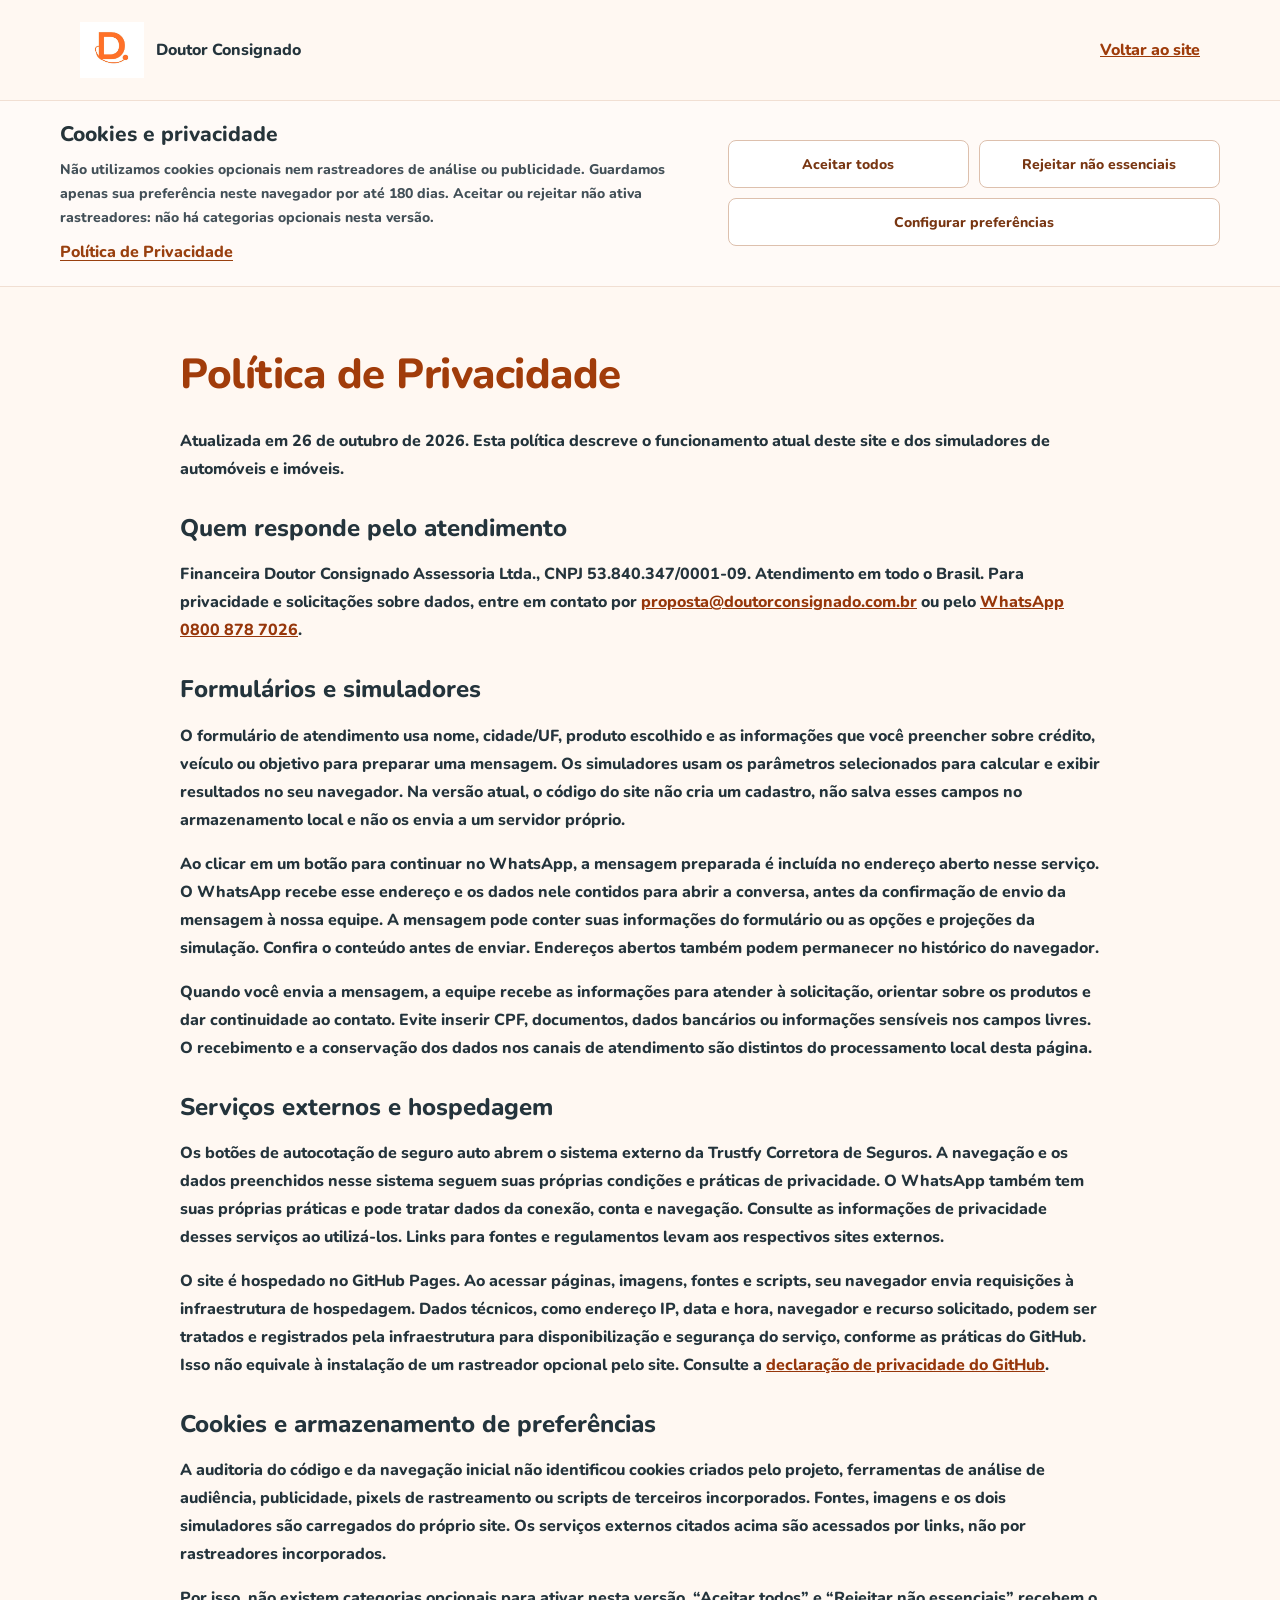
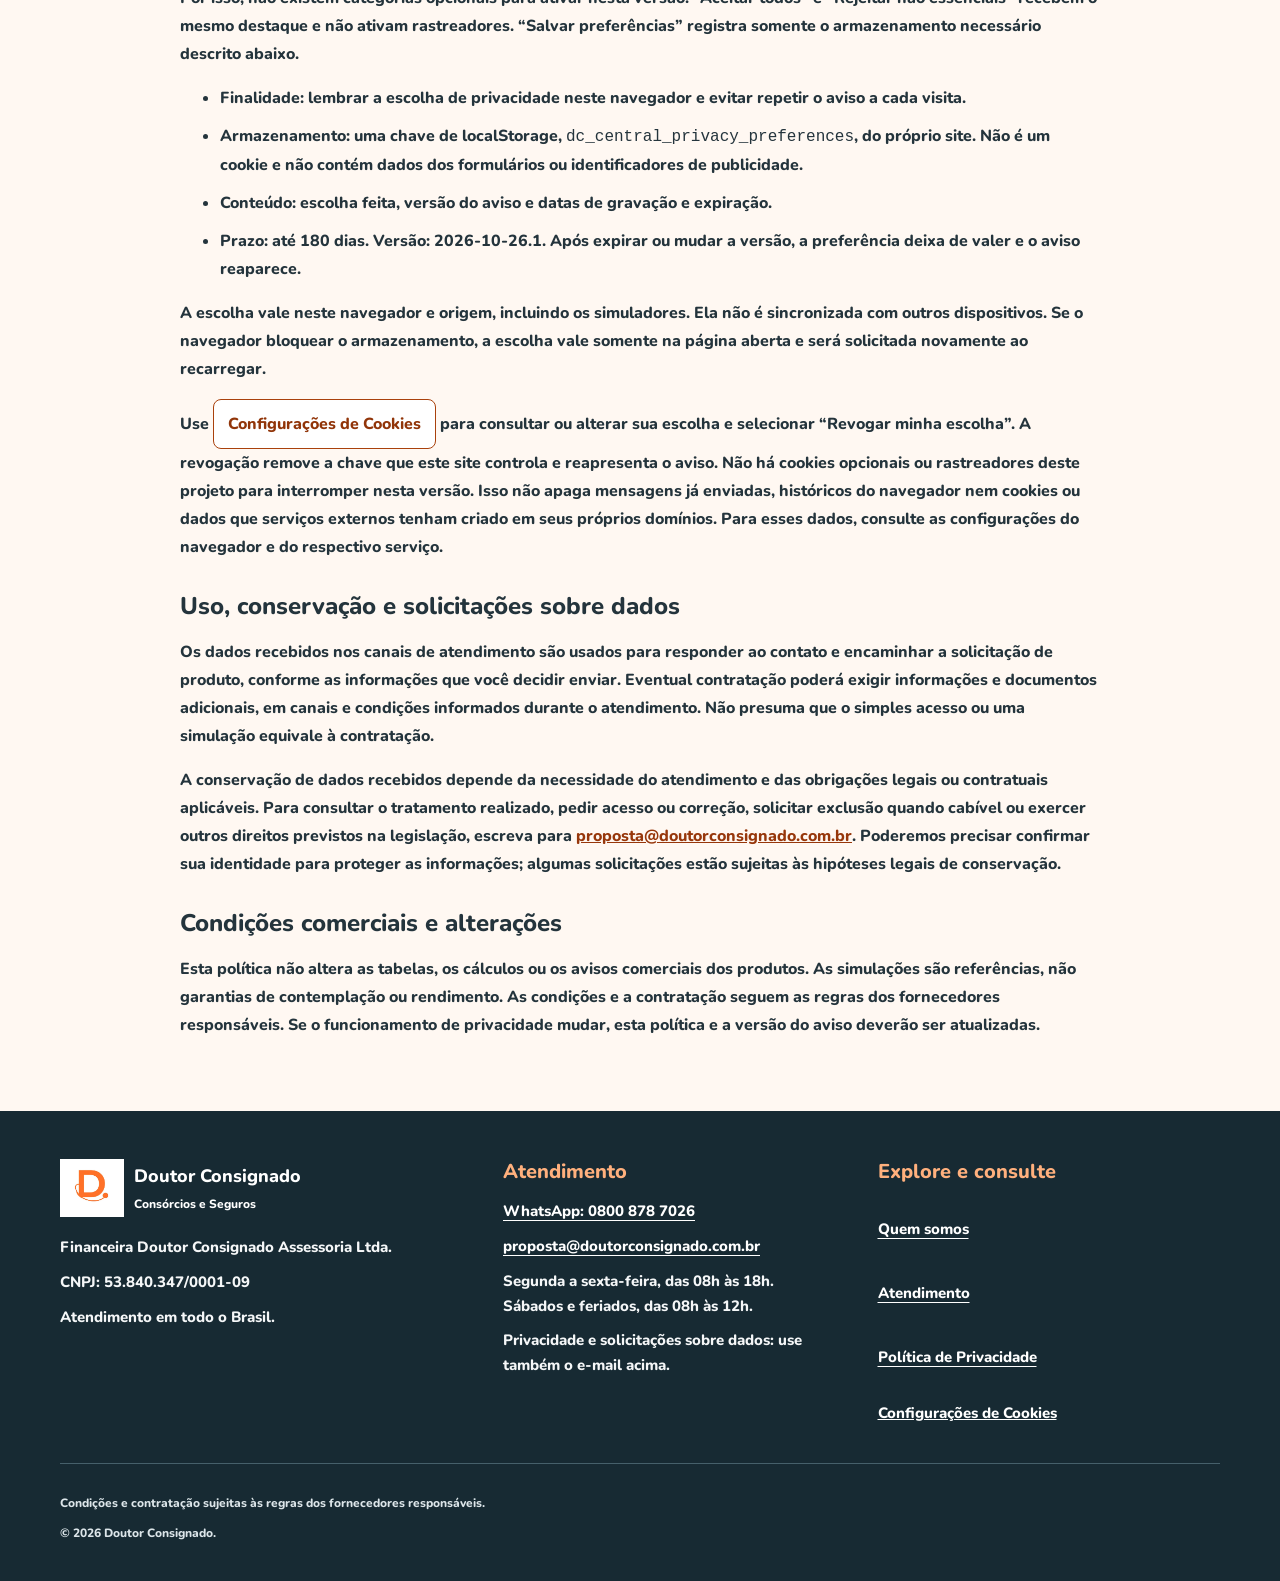
<file: privacidade.html>
<!doctype html><html lang="pt-BR"><head><meta charset="utf-8"><meta name="viewport" content="width=device-width,initial-scale=1"><title>Política de Privacidade | Doutor Consignado</title><link rel="stylesheet" href="privacidade.css"><script defer src="privacidade.js"></script><link rel="icon" href="favicon.ico?v=1" sizes="16x16 32x32 48x48"><link rel="icon" type="image/png" sizes="32x32" href="favicon-32.png?v=1"><link rel="icon" type="image/png" sizes="192x192" href="favicon-192.png?v=1"></head><body class="policy-page"><header class="policy-header"><a class="brand" href="index.html#inicio"><img src="logo-doutor.jpeg" alt="Logo D Doutor Consignado">Doutor Consignado</a><a href="index.html">Voltar ao site</a></header><main class="policy-main"><h1>Política de Privacidade</h1><p>Atualizada em 26 de outubro de 2026. Esta política descreve o funcionamento atual deste site e dos simuladores de automóveis e imóveis.</p><h2>Quem responde pelo atendimento</h2><p>Financeira Doutor Consignado Assessoria Ltda., CNPJ 53.840.347/0001-09. Atendimento em todo o Brasil. Para privacidade e solicitações sobre dados, entre em contato por <a href="mailto:proposta@doutorconsignado.com.br">proposta@doutorconsignado.com.br</a> ou pelo <a href="https://wa.me/5508008787026" target="_blank" rel="noopener noreferrer">WhatsApp 0800 878 7026</a>.</p><h2>Formulários e simuladores</h2><p>O formulário de atendimento usa nome, cidade/UF, produto escolhido e as informações que você preencher sobre crédito, veículo ou objetivo para preparar uma mensagem. Os simuladores usam os parâmetros selecionados para calcular e exibir resultados no seu navegador. Na versão atual, o código do site não cria um cadastro, não salva esses campos no armazenamento local e não os envia a um servidor próprio.</p><p>Ao clicar em um botão para continuar no WhatsApp, a mensagem preparada é incluída no endereço aberto nesse serviço. O WhatsApp recebe esse endereço e os dados nele contidos para abrir a conversa, antes da confirmação de envio da mensagem à nossa equipe. A mensagem pode conter suas informações do formulário ou as opções e projeções da simulação. Confira o conteúdo antes de enviar. Endereços abertos também podem permanecer no histórico do navegador.</p><p>Quando você envia a mensagem, a equipe recebe as informações para atender à solicitação, orientar sobre os produtos e dar continuidade ao contato. Evite inserir CPF, documentos, dados bancários ou informações sensíveis nos campos livres. O recebimento e a conservação dos dados nos canais de atendimento são distintos do processamento local desta página.</p><h2>Serviços externos e hospedagem</h2><p>Os botões de autocotação de seguro auto abrem o sistema externo da Trustfy Corretora de Seguros. A navegação e os dados preenchidos nesse sistema seguem suas próprias condições e práticas de privacidade. O WhatsApp também tem suas próprias práticas e pode tratar dados da conexão, conta e navegação. Consulte as informações de privacidade desses serviços ao utilizá-los. Links para fontes e regulamentos levam aos respectivos sites externos.</p><p>O site é hospedado no GitHub Pages. Ao acessar páginas, imagens, fontes e scripts, seu navegador envia requisições à infraestrutura de hospedagem. Dados técnicos, como endereço IP, data e hora, navegador e recurso solicitado, podem ser tratados e registrados pela infraestrutura para disponibilização e segurança do serviço, conforme as práticas do GitHub. Isso não equivale à instalação de um rastreador opcional pelo site. Consulte a <a href="https://docs.github.com/pt/site-policy/privacy-policies/github-general-privacy-statement" target="_blank" rel="noopener noreferrer">declaração de privacidade do GitHub</a>.</p><h2>Cookies e armazenamento de preferências</h2><p>A auditoria do código e da navegação inicial não identificou cookies criados pelo projeto, ferramentas de análise de audiência, publicidade, pixels de rastreamento ou scripts de terceiros incorporados. Fontes, imagens e os dois simuladores são carregados do próprio site. Os serviços externos citados acima são acessados por links, não por rastreadores incorporados.</p><p>Por isso, não existem categorias opcionais para ativar nesta versão. “Aceitar todos” e “Rejeitar não essenciais” recebem o mesmo destaque e não ativam rastreadores. “Salvar preferências” registra somente o armazenamento necessário descrito abaixo.</p><ul><li><strong>Finalidade:</strong> lembrar a escolha de privacidade neste navegador e evitar repetir o aviso a cada visita.</li><li><strong>Armazenamento:</strong> uma chave de localStorage, <code>dc_central_privacy_preferences</code>, do próprio site. Não é um cookie e não contém dados dos formulários ou identificadores de publicidade.</li><li><strong>Conteúdo:</strong> escolha feita, versão do aviso e datas de gravação e expiração.</li><li><strong>Prazo:</strong> até 180 dias. Versão: 2026-10-26.1. Após expirar ou mudar a versão, a preferência deixa de valer e o aviso reaparece.</li></ul><p>A escolha vale neste navegador e origem, incluindo os simuladores. Ela não é sincronizada com outros dispositivos. Se o navegador bloquear o armazenamento, a escolha vale somente na página aberta e será solicitada novamente ao recarregar.</p><p>Use <button type="button" data-cookie-settings>Configurações de Cookies</button> para consultar ou alterar sua escolha e selecionar “Revogar minha escolha”. A revogação remove a chave que este site controla e reapresenta o aviso. Não há cookies opcionais ou rastreadores deste projeto para interromper nesta versão. Isso não apaga mensagens já enviadas, históricos do navegador nem cookies ou dados que serviços externos tenham criado em seus próprios domínios. Para esses dados, consulte as configurações do navegador e do respectivo serviço.</p><h2>Uso, conservação e solicitações sobre dados</h2><p>Os dados recebidos nos canais de atendimento são usados para responder ao contato e encaminhar a solicitação de produto, conforme as informações que você decidir enviar. Eventual contratação poderá exigir informações e documentos adicionais, em canais e condições informados durante o atendimento. Não presuma que o simples acesso ou uma simulação equivale à contratação.</p><p>A conservação de dados recebidos depende da necessidade do atendimento e das obrigações legais ou contratuais aplicáveis. Para consultar o tratamento realizado, pedir acesso ou correção, solicitar exclusão quando cabível ou exercer outros direitos previstos na legislação, escreva para <a href="mailto:proposta@doutorconsignado.com.br">proposta@doutorconsignado.com.br</a>. Poderemos precisar confirmar sua identidade para proteger as informações; algumas solicitações estão sujeitas às hipóteses legais de conservação.</p><h2>Condições comerciais e alterações</h2><p>Esta política não altera as tabelas, os cálculos ou os avisos comerciais dos produtos. As simulações são referências, não garantias de contemplação ou rendimento. As condições e a contratação seguem as regras dos fornecedores responsáveis. Se o funcionamento de privacidade mudar, esta política e a versão do aviso deverão ser atualizadas.</p></main><footer class="dc-site-footer"><div class="dc-footer-grid"><div><a class="brand" href="index.html#inicio"><span class="logo-original"><img src="logo-doutor.jpeg" alt="Logo D Doutor Consignado"></span><span>Doutor Consignado<small>Consórcios e Seguros</small></span></a><p>Financeira Doutor Consignado Assessoria Ltda.</p><p>CNPJ: 53.840.347/0001-09</p><p>Atendimento em todo o Brasil.</p></div><div><h2>Atendimento</h2><p><a href="https://wa.me/5508008787026" target="_blank" rel="noopener noreferrer">WhatsApp: 0800 878 7026</a></p><p><a href="mailto:proposta@doutorconsignado.com.br">proposta@doutorconsignado.com.br</a></p><p>Segunda a sexta-feira, das 08h às 18h.<br> Sábados e feriados, das 08h às 12h.</p><p>Privacidade e solicitações sobre dados: use também o e-mail acima.</p></div><div><h2>Explore e consulte</h2><nav aria-label="Links do rodapé"><a href="index.html#quem-somos">Quem somos</a><a href="index.html#cotacao">Atendimento</a><a id="privacy-footer" href="privacidade.html">Política de Privacidade</a><button type="button" data-cookie-settings>Configurações de Cookies</button></nav></div></div><div class="dc-footer-legal"><p>Condições e contratação sujeitas às regras dos fornecedores responsáveis.</p><p>© <span id="year" data-current-year></span> Doutor Consignado.</p></div></footer></body></html>
</file>
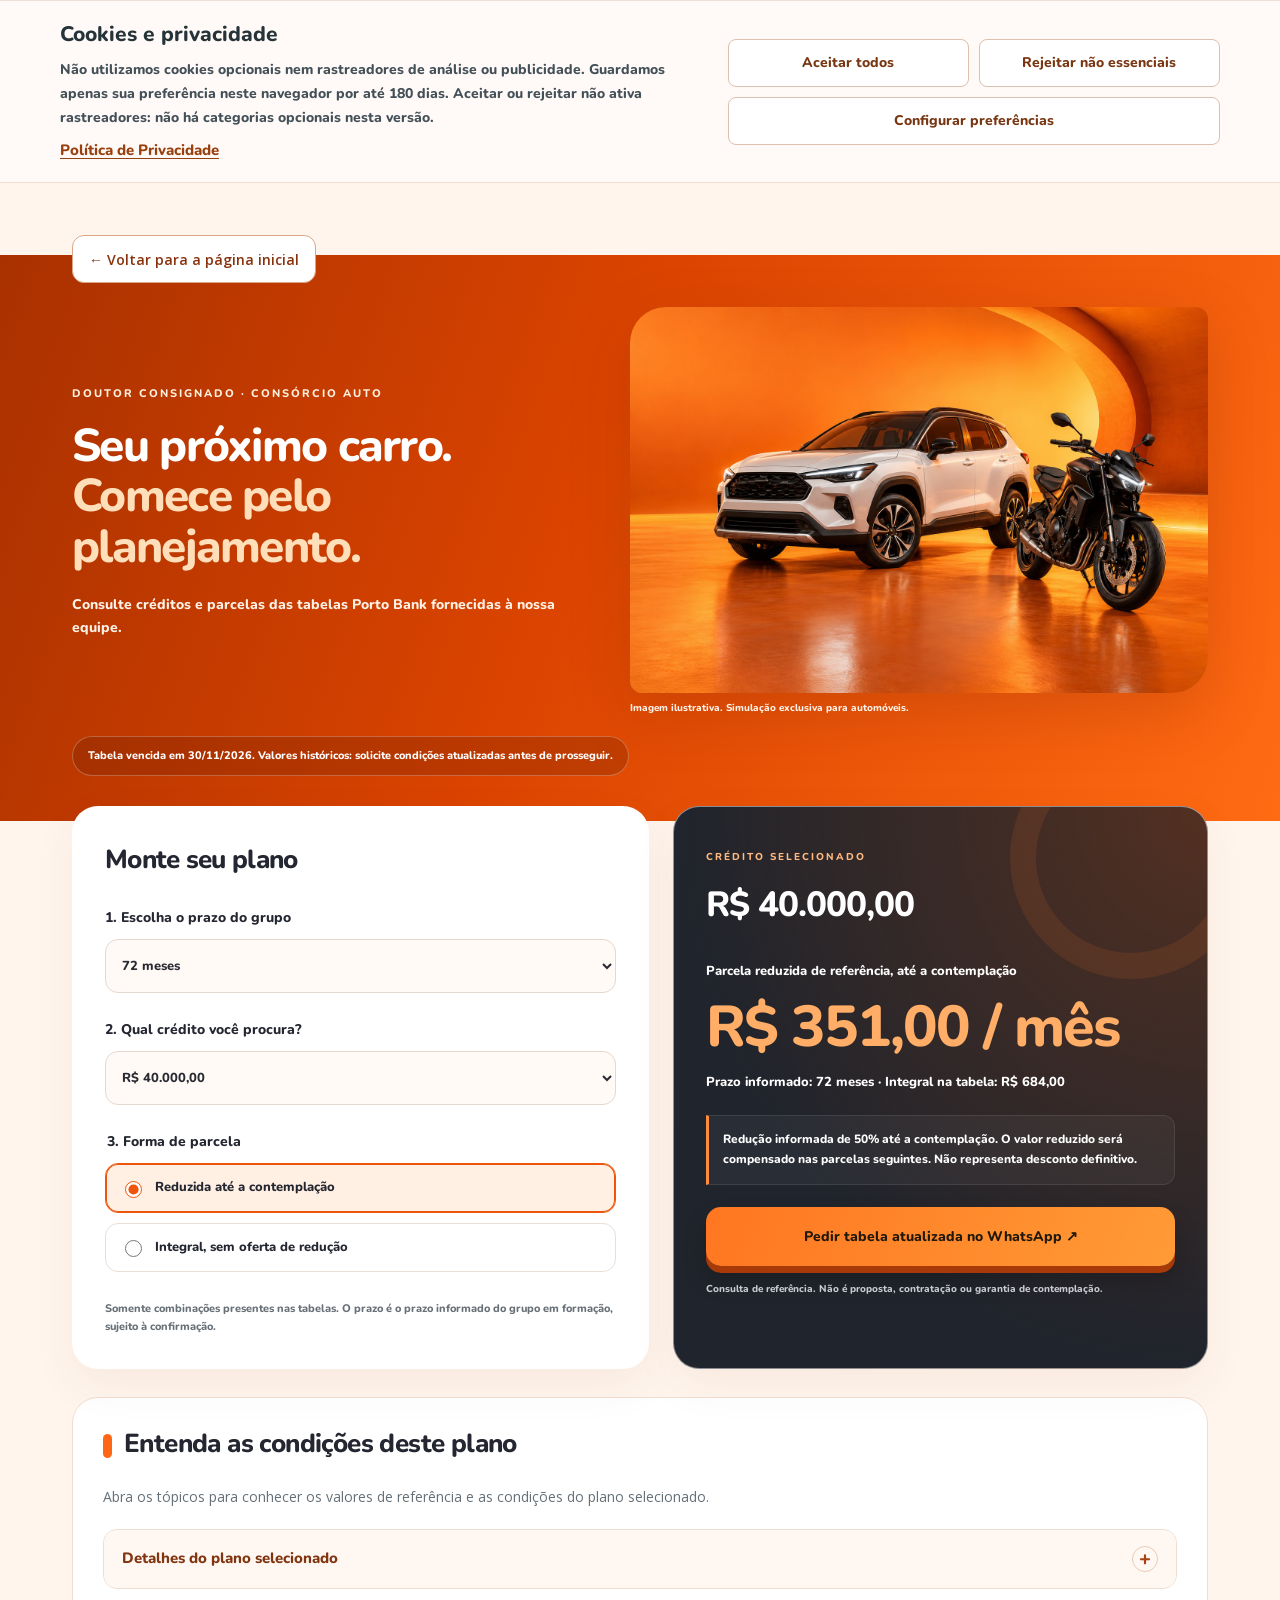
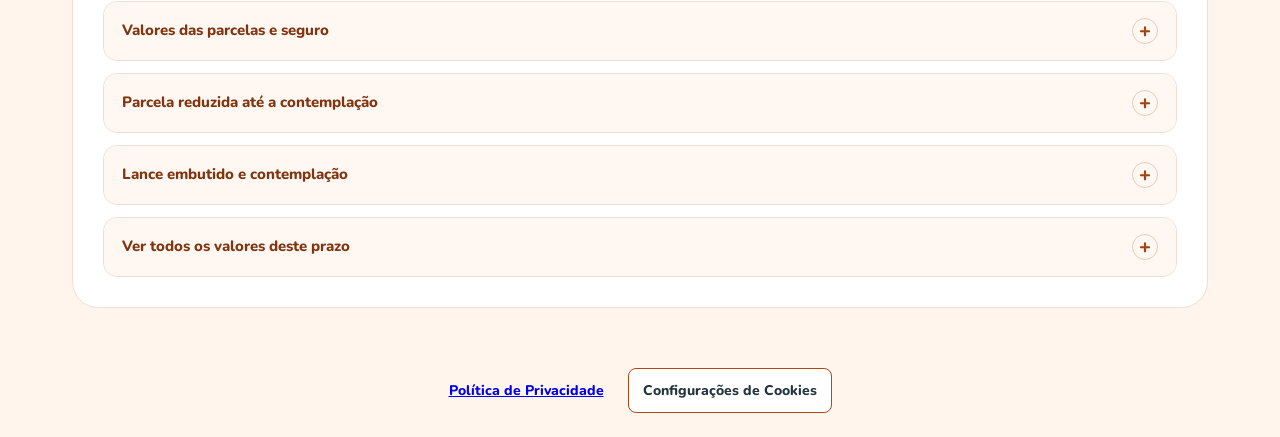
<file: simulador-consorcio.html>
<!doctype html><html lang="pt-BR"><head><meta charset="utf-8"><meta name="viewport" content="width=device-width,initial-scale=1"><title>Simulador de Consórcio Auto | Doutor Consignado</title><link rel="stylesheet" href="simulador.css"><script defer src="config.js"></script><script defer src="tabelas-consorcio.js"></script><script defer src="simulador.js"></script><link rel="stylesheet" href="privacidade.css"><script defer src="privacidade.js"></script><link rel="stylesheet" href="simulador-topicos.css"><link rel="icon" href="favicon.ico?v=1" sizes="16x16 32x32 48x48"><link rel="icon" type="image/png" sizes="32x32" href="favicon-32.png?v=1"><link rel="icon" type="image/png" sizes="192x192" href="favicon-192.png?v=1"></head><body><main><nav class="simulator-navigation" aria-label="Navegação do simulador"><a class="simulator-back" href="index.html" target="_top">← Voltar para a página inicial</a></nav><div class="sim-hero"><div class="sim-hero-copy"><p class="eyebrow">DOUTOR CONSIGNADO · CONSÓRCIO AUTO</p><h1>Seu próximo carro. <br> <span>Comece pelo planejamento.</span></h1><p class="intro">Consulte créditos e parcelas das tabelas Porto Bank fornecidas à nossa equipe.</p></div><figure class="sim-hero-image"><img src="simulador-veiculos.jpg" alt="Automóvel e moto em um cenário laranja"><figcaption>Imagem ilustrativa. Simulação exclusiva para automóveis.</figcaption></figure></div><p id="validity" class="validity">Referência para pessoa física · Tabelas válidas até 30/11/2026.</p><div class="sim-grid"><form id="sim-form"><label for="term">1. Escolha o prazo do grupo</label><select id="term"><option value="50">50 meses</option><option value="72" selected>72 meses</option><option value="80">80 meses</option><option value="90">90 meses</option></select><label for="credit">2. Qual crédito você procura?</label><select id="credit"></select><fieldset><legend>3. Forma de parcela</legend><label class="radio"><input type="radio" name="mode" value="reduced" checked> Reduzida até a contemplação</label><label class="radio"><input type="radio" name="mode" value="full"> Integral, sem oferta de redução</label></fieldset><p class="helper">Somente combinações presentes nas tabelas. O prazo é o prazo informado do grupo em formação, sujeito à confirmação.</p></form><section class="result" aria-live="polite" aria-atomic="true"><p class="result-label">CRÉDITO SELECIONADO</p><h2 id="credit-result"></h2><p id="installment-label"></p><strong class="installment" id="installment"></strong><p id="comparison"></p><div id="warning" class="warning"></div><a id="sim-whatsapp" class="button" href="#" target="_blank" rel="noopener noreferrer">Consultar disponibilidade no WhatsApp ↗</a><p class="small">Consulta de referência. Não é proposta, contratação ou garantia de contemplação.</p></section></div><section class="conditions"><h2>Entenda as condições deste plano</h2><p class="conditions-intro">Abra os tópicos para conhecer os valores de referência e as condições do plano selecionado.</p><details class="condition-topic"><summary>Detalhes do plano selecionado</summary><div class="condition-content"><dl><div><dt>Taxa de administração total</dt><dd id="admin"></dd></div><div><dt>Fundo de reserva</dt><dd id="reserve"></dd></div><div><dt>Seguro prestamista informado</dt><dd id="insurance"></dd></div><div><dt>Reajuste das parcelas</dt><dd>No aniversário do grupo; percentual não informado na arte.</dd></div></dl><p id="plan-conditions"></p></div></details><details class="condition-topic"><summary>Valores das parcelas e seguro</summary><div class="condition-content"><p>Os valores de parcela foram transcritos das tabelas, sem aplicar taxas novamente. A periodicidade e a base do seguro prestamista não estão detalhadas nas imagens; confirme no regulamento.</p></div></details><details class="condition-topic"><summary>Parcela reduzida até a contemplação</summary><div class="condition-content"><p>Redução de 50% até a contemplação nos planos de 50, 72, 80 e 90 meses, conforme as tabelas de novembro/2026. O percentual não é aplicado diretamente sobre a parcela integral nesta página: exibimos o valor publicado. Após a contemplação, o valor reduzido será compensado nas parcelas seguintes. O valor posterior não pode ser determinado somente com estas tabelas.</p></div></details><details class="condition-topic"><summary>Lance embutido e contemplação</summary><div class="condition-content"><p>Lance embutido de até 30% do crédito, conforme disponibilidade no grupo. Não há previsão de data de contemplação. Consulte regras, disponibilidade e condições atualizadas com a equipe.</p></div></details><details><summary>Ver todos os valores deste prazo</summary><div class="table-scroll" tabindex="0" role="region" aria-label="Tabela de parcelas de automóveis, com rolagem horizontal"><table><caption id="caption"></caption><thead><tr><th>Crédito</th><th>Integral</th><th>Reduzida até a contemplação</th></tr></thead><tbody id="rows"></tbody></table></div></details></section></main><footer class="privacy-tools"><a href="privacidade.html" target="_top">Política de Privacidade</a><button type="button" data-cookie-settings>Configurações de Cookies</button></footer></body></html>
</file>
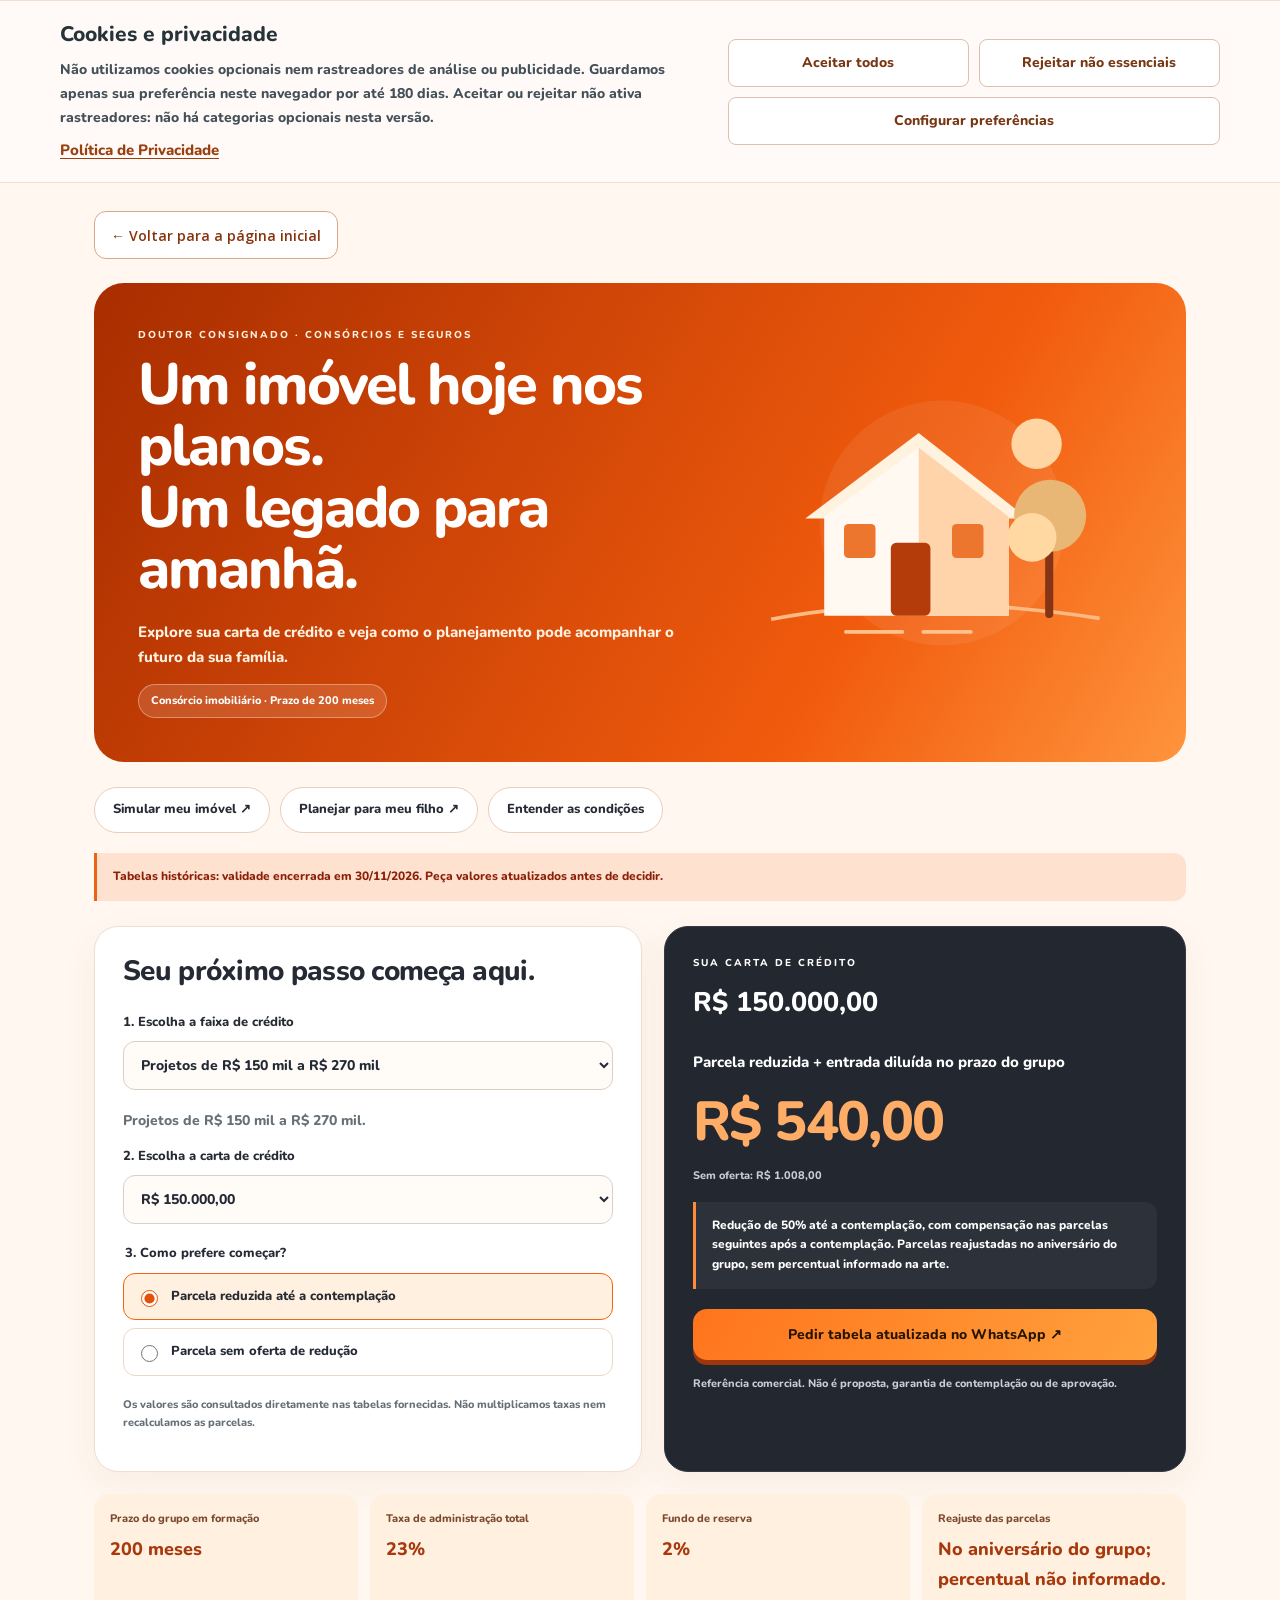
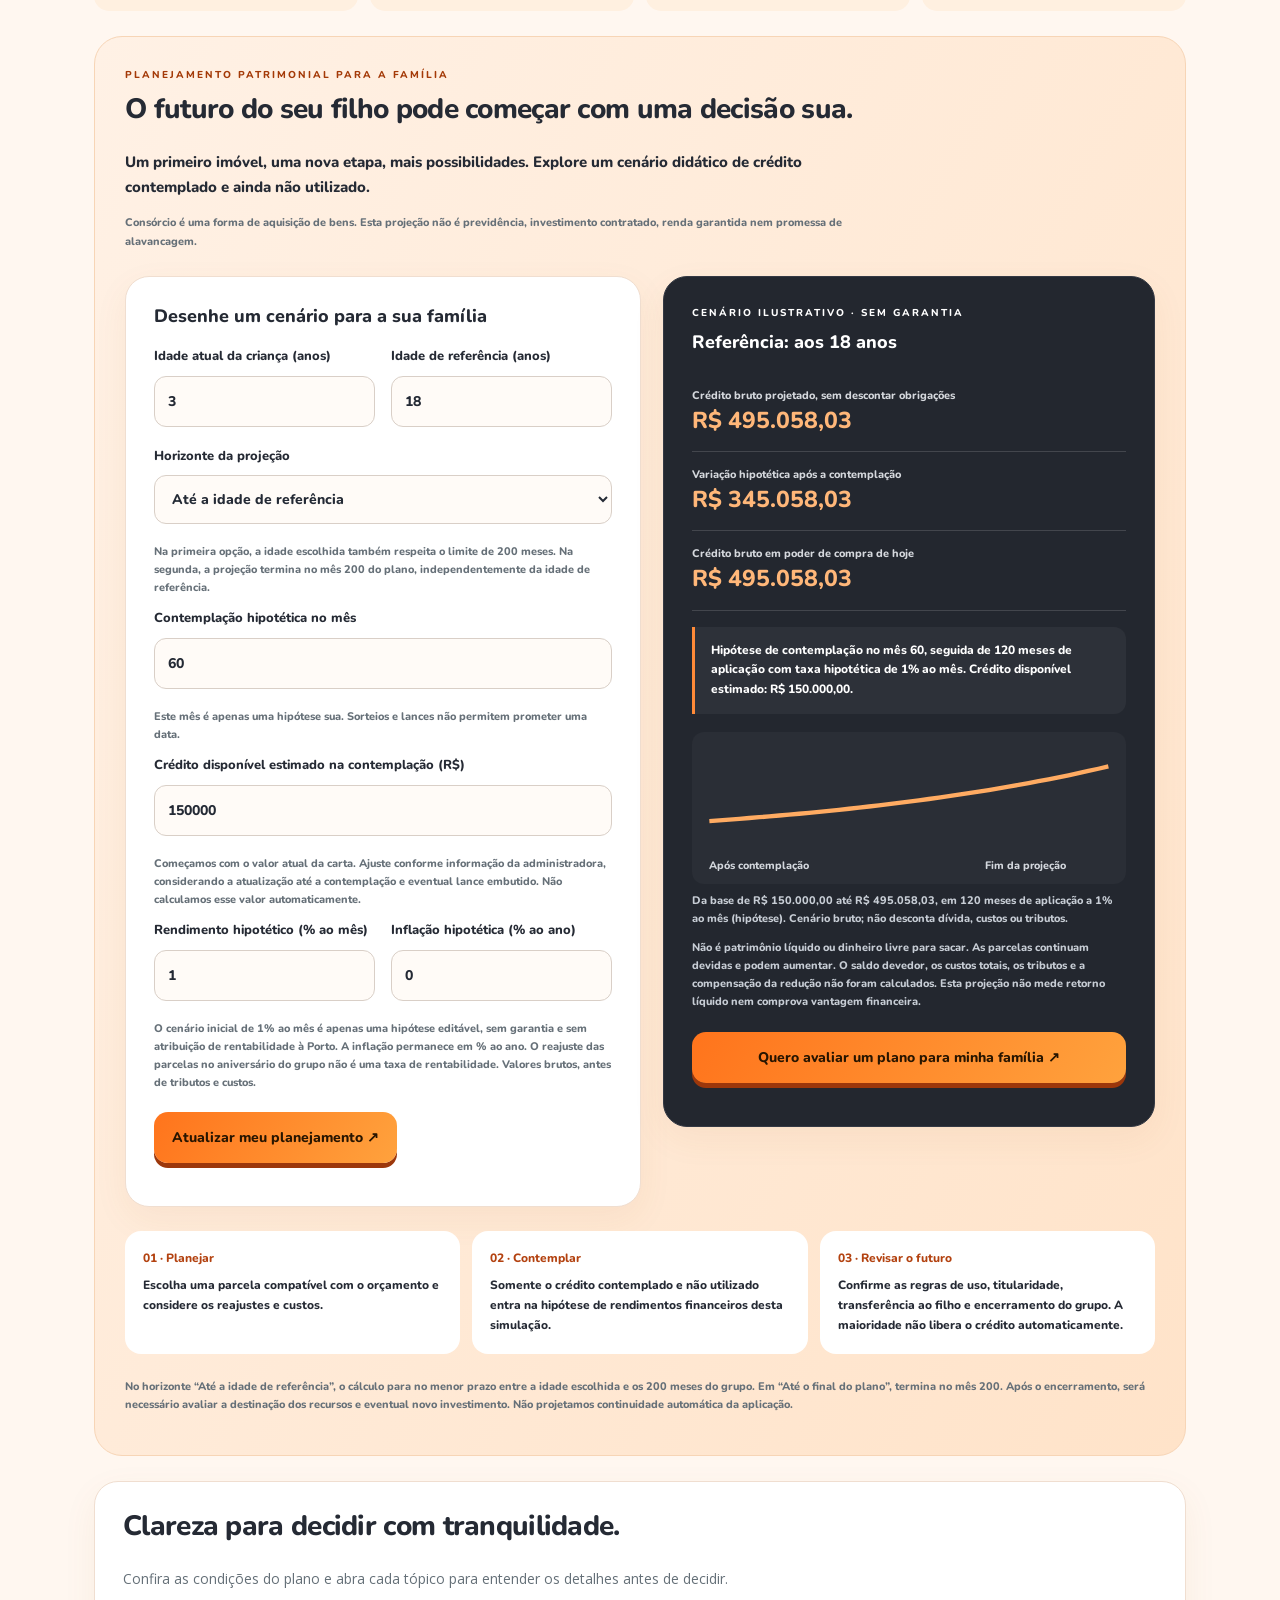
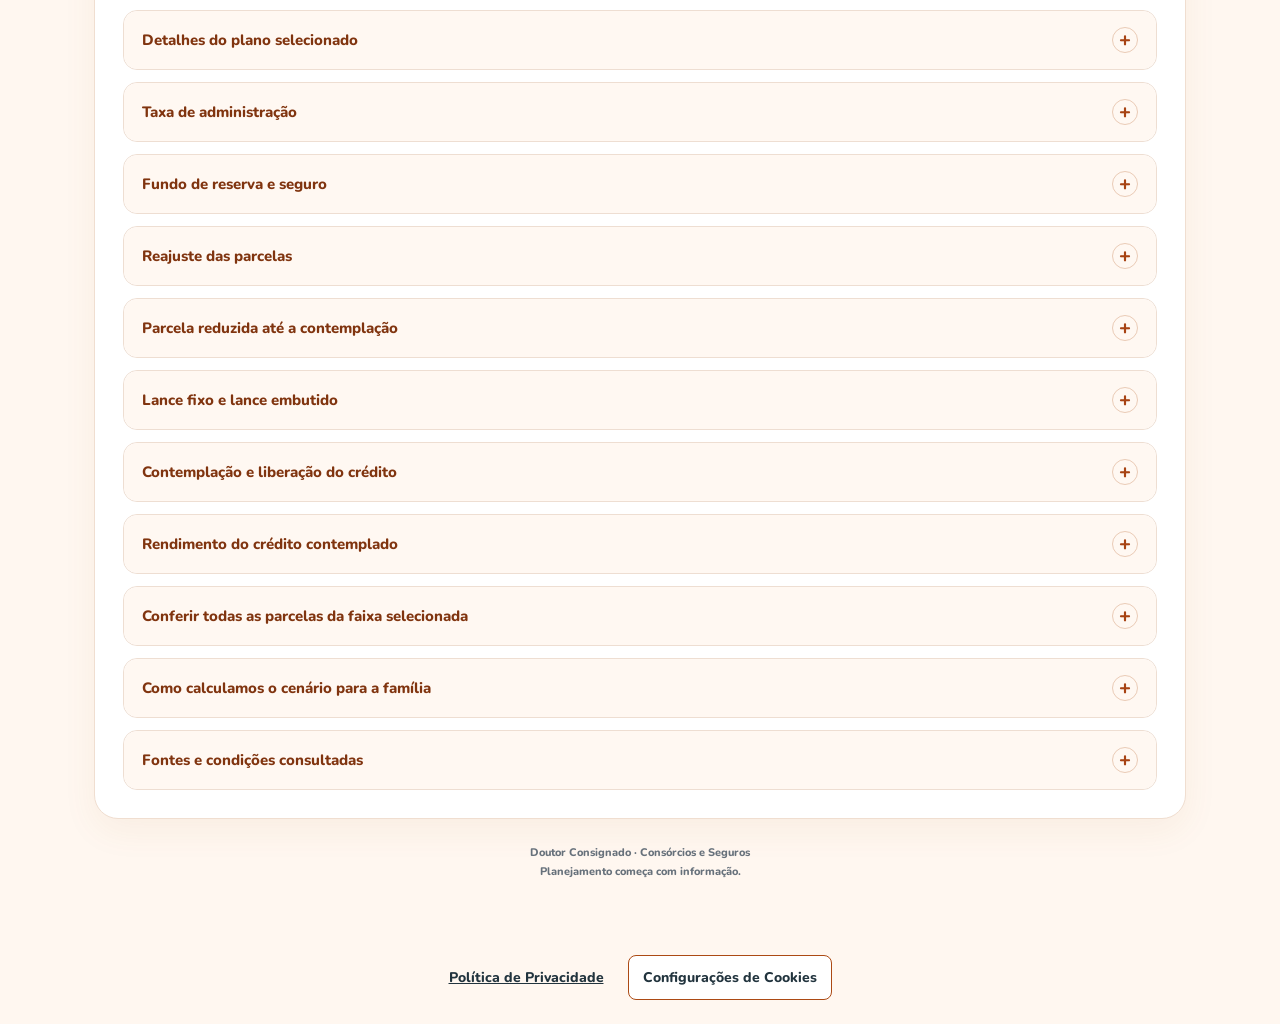
<file: simulador-imoveis.html>
<!doctype html>
<html lang="pt-BR"><head><meta charset="utf-8"><meta name="viewport" content="width=device-width,initial-scale=1"><title>Consórcio de Imóveis · Planeje um legado | Doutor Consignado</title>
<style>
@font-face{font-family:Nunito;src:url('nunito.ttf');font-display:swap}*{box-sizing:border-box}body{margin:0;background:#fff7f0;color:#252a34;font:15px/1.65 Nunito,'Segoe UI',Arial,sans-serif}main{max-width:1140px;margin:auto;padding:28px 24px 50px}a{color:inherit}h1,h2,h3,p{margin-top:0}h1{font-size:clamp(34px,5vw,58px);line-height:1.06;letter-spacing:-2px;margin-bottom:20px}h2{font-size:28px;line-height:1.2;letter-spacing:-.7px}h3{font-size:18px;line-height:1.3}.hero{position:relative;overflow:hidden;border-radius:30px;background:linear-gradient(120deg,#a82d00,#f15b0d 70%,#ff943d);color:#fff;padding:44px;margin-bottom:25px;display:grid;grid-template-columns:1.15fr .85fr;align-items:center;gap:20px}.hero p{color:#fff0df}.hero svg{width:100%;max-height:270px}.eyebrow{text-transform:uppercase;letter-spacing:2px;font-size:10px;font-weight:800}.pill{display:inline-block;background:#ffffff21;border:1px solid #ffffff58;border-radius:40px;padding:7px 12px;font-size:11px}.tabs{display:flex;gap:10px;flex-wrap:wrap;margin:20px 0}.tabs a{text-decoration:none;padding:11px 18px;background:white;border:1px solid #eacdbb;border-radius:40px;font-size:13px;font-weight:800}.tabs a:hover{background:#ffe1c6}.grid{display:grid;grid-template-columns:1.05fr 1fr;gap:22px}.card{background:white;border:1px solid #f0ded0;border-radius:24px;padding:28px;min-width:0;box-shadow:0 12px 35px #a7591810}.dark{background:#23272f;color:white;border-color:#343944}.dark h2{color:#ffb579}label,legend{display:block;font-weight:800;font-size:13px;margin-bottom:8px}select,input[type=number]{width:100%;font:inherit;font-size:14px;border:1px solid #d9cfc7;border-radius:12px;padding:13px;background:#fffbf7;color:#242a35;margin-bottom:19px}select{cursor:pointer}fieldset{border:0;padding:0;margin:0 0 12px;min-width:0}.radio{display:flex;gap:10px;align-items:center;padding:12px;border:1px solid #e9d9cc;border-radius:12px;font-weight:500;cursor:pointer}.radio:has(input:checked){background:#fff0df;border-color:#f36515;font-weight:800}input[type=radio]{accent-color:#e55008;width:17px;height:17px}.muted{color:#667078}.small{font-size:11px}.dark .muted{color:#c7cdd5}.price{font-size:clamp(36px,5vw,55px);font-weight:900;letter-spacing:-1.6px;line-height:1.2;color:#ffad66;margin:12px 0}.credit{font-size:27px;font-weight:900;margin-bottom:24px}.button{display:block;background:linear-gradient(120deg,#ff741c,#ffa23d);color:#281500;border:0;border-radius:14px;padding:16px 18px;text-align:center;text-decoration:none;font:800 14px Nunito,'Segoe UI',sans-serif;cursor:pointer;box-shadow:0 5px 0 #9c370b;transition:transform .18s,filter .18s;margin:20px 0 15px}.button:hover{transform:translateY(-3px);filter:brightness(1.08)}.button:active{transform:translateY(2px)}.note{padding:14px 16px;background:#fff0e0;border-left:3px solid #e96414;border-radius:0 12px 12px 0;font-size:12px;margin:16px 0}.dark .note{background:#ffffff0c;border-color:#ff8a38}.facts{display:grid;grid-template-columns:repeat(4,1fr);gap:12px;margin:22px 0}.fact{background:#fff0e0;padding:16px;border-radius:15px}.fact dt{font-size:11px;color:#7d4a2d}.fact dd{font-size:18px;font-weight:900;margin:7px 0 0;color:#a7390c}.section{margin-top:25px;scroll-margin-top:15px}.section-head{max-width:760px;margin-bottom:25px}.section-head .eyebrow{color:#a43a08}.planning{background:linear-gradient(120deg,#fff1e5,#ffe3c9);border-radius:28px;padding:30px;border:1px solid #f7d5b6}.planning .grid{align-items:start}.two{display:grid;grid-template-columns:1fr 1fr;gap:0 16px}.two>div{min-width:0}.metric{border-bottom:1px solid #ffffff25;padding:14px 0}.metric span{display:block;font-size:11px;color:#d5d8dd}.metric strong{display:block;font-size:23px;color:#ffb779;line-height:1.4}.timeline{display:grid;grid-template-columns:repeat(3,1fr);gap:12px;margin:24px 0}.step{background:white;border-radius:16px;padding:18px;font-size:12px}.step b{display:block;color:#b34210;margin-bottom:7px}.chart{width:100%;height:auto;display:block;border-radius:12px;background:#ffffff08;margin:18px 0 8px}.error{color:#9b2307;background:#ffe5d7;padding:12px;border-radius:10px;font-weight:700}.expired{color:#8b2108;background:#ffe1cf}details{margin-top:18px}summary{cursor:pointer;font-weight:800;padding:14px;background:#ffeddf;border-radius:12px;color:#923508}.scroll{overflow:auto}table{border-collapse:collapse;width:100%;font-size:12px;margin-top:14px}th,td{border-bottom:1px solid #ebddd2;text-align:left;padding:12px;white-space:nowrap}th{background:#fff3e9}.selected{background:#ffe3c7;font-weight:800}caption{text-align:left;font-size:11px;padding:10px;color:#667078}.conditions p,.conditions li{font-size:12px;color:#57616b}.conditions ul{padding-left:20px}.sources a{overflow-wrap:anywhere}.footer{text-align:center;color:#67717b;font-size:11px;padding-top:25px}[hidden]{display:none!important}:focus-visible{outline:3px solid #b94808;outline-offset:4px}.dark :focus-visible{outline-color:#ffbb84}@media(max-width:720px){main{padding:14px 14px 30px}.hero{grid-template-columns:1fr;padding:28px;border-radius:23px;gap:0}.hero svg{max-height:190px}.hero h1{font-size:39px}.grid{grid-template-columns:1fr}.card{padding:23px}.facts{grid-template-columns:1fr 1fr}.planning{padding:20px}.timeline{grid-template-columns:1fr}.section-head h2{font-size:26px}.price{font-size:47px}}@media(max-width:370px){.two{grid-template-columns:1fr}.hero h1{font-size:33px}.facts{gap:8px}.fact{padding:12px}}@media(prefers-reduced-motion:reduce){*{transition:none!important;scroll-behavior:auto!important}}

/* Keep currency and projection values inside narrow embedded cards. */
.price,.credit,.metric strong{overflow-wrap:anywhere}
@media(max-width:720px){.price{font-size:clamp(26px,7vw,47px);letter-spacing:-1px}.credit{font-size:clamp(22px,6vw,27px)}.metric strong{font-size:clamp(18px,5vw,23px)}}

@media(max-width:850px){
 main{padding:16px 14px 30px}
 .hero{grid-template-columns:1fr;padding:26px 20px;gap:16px}
 .hero h1{font-size:clamp(29px,6vw,38px);letter-spacing:-1px}
 .hero p{font-size:14px}
 .hero svg{max-height:210px}
 .tabs{display:grid;grid-template-columns:1fr}
 .tabs a{min-height:46px;display:flex;align-items:center;justify-content:center;font-size:14px;text-align:center}
 .grid{grid-template-columns:1fr}
 .card{padding:24px 18px}
 .card h2{font-size:26px}
 select,input[type=number]{font-size:16px;min-height:48px;padding:12px 10px;min-width:0}
 .radio{min-height:48px;font-size:14px;line-height:1.5}
 .facts,.two{grid-template-columns:1fr}
 .planning{padding:24px 14px}
 .planning .card{padding:22px 16px}
 .timeline{grid-template-columns:1fr}
 .small{font-size:12px}
 .price{font-size:clamp(26px,7vw,42px)}
 .metric strong{font-size:clamp(19px,5vw,24px)}
 .button{min-height:50px;white-space:normal}
 .note{padding:12px;font-size:13px}
 summary{min-height:48px;font-size:14px}
 .conditions p,.conditions li{font-size:13px}
}
#plan-range{font-size:14px;line-height:1.65;overflow-wrap:anywhere}
</style><link rel="stylesheet" href="privacidade.css"><script defer src="privacidade.js"></script><link rel="stylesheet" href="simulador-topicos.css"><link rel="icon" href="favicon.ico?v=1" sizes="16x16 32x32 48x48"><link rel="icon" type="image/png" sizes="32x32" href="favicon-32.png?v=1"><link rel="icon" type="image/png" sizes="192x192" href="favicon-192.png?v=1"></head><body><main><nav class="simulator-navigation" aria-label="Navegação do simulador"><a class="simulator-back" href="index.html" target="_top">← Voltar para a página inicial</a></nav>
<header class="hero"><div><p class="eyebrow">Doutor Consignado · Consórcios e Seguros</p><h1>Um imóvel hoje nos planos. <br> Um legado para amanhã.</h1><p>Explore sua carta de crédito e veja como o planejamento pode acompanhar o futuro da sua família.</p><span class="pill">Consórcio imobiliário · Prazo de 200 meses</span></div>
<svg viewBox="0 0 420 300" role="img" aria-label="Ilustração de uma casa e uma árvore, representando patrimônio e futuro"><circle cx="220" cy="150" r="136" fill="#ffffff12"/><circle cx="325" cy="62" r="28" fill="#ffd6a3"/><path d="M30 257Q200 225 395 256" fill="none" stroke="#ffb982" stroke-width="4"/><path d="M68 145L194 50 315 145" fill="#fff2df"/><path d="M89 143V253H294V143L194 66Z" fill="#fff9f1"/><path d="M194 66L294 143V253H194Z" fill="#ffd4ab"/><rect x="163" y="172" width="44" height="81" rx="6" fill="#b43c0b"/><rect x="111" y="151" width="35" height="38" rx="5" fill="#ed762f"/><rect x="231" y="151" width="35" height="38" rx="5" fill="#ed762f"/><path d="M339 251V155" stroke="#853515" stroke-width="9" stroke-linecap="round"/><circle cx="340" cy="142" r="40" fill="#e9b775"/><circle cx="320" cy="166" r="27" fill="#ffd9a1"/><path d="M176 271h-63m139 0h-53" stroke="#ffc18b" stroke-width="4" stroke-linecap="round"/></svg></header>
<nav class="tabs" aria-label="Seções"><a href="#simulacao">Simular meu imóvel ↗</a><a href="#futuro">Planejar para meu filho ↗</a><a href="#condicoes">Entender as condições</a></nav>
<p id="validity" class="note">Tabelas para pessoa física · Ofertas válidas até 30/11/2026 · Sujeitas à disponibilidade.</p>
<section id="simulacao" class="grid section" aria-label="Simulação de consórcio imobiliário"><form class="card" id="form"><h2>Seu próximo passo começa aqui.</h2><label for="plan">1. Escolha a faixa de crédito</label><select id="plan" aria-describedby="plan-range"></select><p id="plan-range" class="small muted"></p><label for="credit">2. Escolha a carta de crédito</label><select id="credit"></select><fieldset><legend>3. Como prefere começar?</legend><label class="radio"><input type="radio" name="mode" value="reduced" checked>Parcela reduzida até a contemplação</label><label class="radio"><input type="radio" name="mode" value="full">Parcela sem oferta de redução</label></fieldset><p class="small muted">Os valores são consultados diretamente nas tabelas fornecidas. Não multiplicamos taxas nem recalculamos as parcelas.</p></form><section class="card dark" aria-live="polite" aria-atomic="true"><p class="eyebrow">Sua carta de crédito</p><div class="credit" id="credit-result"></div><p id="payment-label"></p><div class="price" id="payment"></div><p id="other-payment" class="small muted"></p><div class="note" id="mode-note"></div><a class="button" id="whatsapp" target="_blank" rel="noopener noreferrer" href="https://wa.me/5508008787026">Quero conversar sobre este plano ↗</a><p class="small muted">Referência comercial. Não é proposta, garantia de contemplação ou de aprovação.</p></section></section>
<dl class="facts"><div class="fact"><dt>Prazo do grupo em formação</dt><dd>200 meses</dd></div><div class="fact"><dt>Taxa de administração total</dt><dd id="admin"></dd></div><div class="fact"><dt>Fundo de reserva</dt><dd>2%</dd></div><div class="fact"><dt>Reajuste das parcelas</dt><dd>No aniversário do grupo; percentual não informado.</dd></div></dl>
<section id="futuro" class="section planning"><div class="section-head"><p class="eyebrow">Planejamento patrimonial para a família</p><h2>O futuro do seu filho pode começar com uma decisão sua.</h2><p>Um primeiro imóvel, uma nova etapa, mais possibilidades. Explore um cenário didático de crédito contemplado e ainda não utilizado.</p><p class="small muted">Consórcio é uma forma de aquisição de bens. Esta projeção não é previdência, investimento contratado, renda garantida nem promessa de alavancagem.</p></div>
<div class="grid"><form class="card" id="future-form"><h3>Desenhe um cenário para a sua família</h3><div class="two"><div><label for="age">Idade atual da criança (anos)</label><input id="age" type="number" min="0" max="17" step="1" value="3" required></div><div><label for="target">Idade de referência (anos)</label><input id="target" type="number" min="18" max="30" step="1" value="18" required></div></div><label for="horizon-mode">Horizonte da projeção</label><select id="horizon-mode" aria-describedby="horizon-help"><option value="age">Até a idade de referência</option><option value="plan">Até o final do plano</option></select><p id="horizon-help" class="small muted">Na primeira opção, a idade escolhida também respeita o limite de 200 meses. Na segunda, a projeção termina no mês 200 do plano, independentemente da idade de referência.</p><label for="month">Contemplação hipotética no mês</label><input id="month" type="number" min="1" max="200" step="1" value="60" required><p class="small muted">Este mês é apenas uma hipótese sua. Sorteios e lances não permitem prometer uma data.</p><label for="base">Crédito disponível estimado na contemplação (R$)</label><input id="base" type="number" min="1" max="100000000" step="0.01" required><p class="small muted">Começamos com o valor atual da carta. Ajuste conforme informação da administradora, considerando a atualização até a contemplação e eventual lance embutido. Não calculamos esse valor automaticamente.</p><div class="two"><div><label for="rate">Rendimento hipotético (% ao mês)</label><input id="rate" type="number" min="0" max="30" step="0.1" value="1" aria-describedby="rate-hypothesis" required></div><div><label for="inflation">Inflação hipotética (% ao ano)</label><input id="inflation" type="number" min="0" max="30" step="0.1" value="0" required></div></div><p id="rate-hypothesis" class="small muted">O cenário inicial de 1% ao mês é apenas uma hipótese editável, sem garantia e sem atribuição de rentabilidade à Porto. A inflação permanece em % ao ano. O reajuste das parcelas no aniversário do grupo não é uma taxa de rentabilidade. Valores brutos, antes de tributos e custos.</p><button class="button" type="submit">Atualizar meu planejamento ↗</button><p id="error" role="alert" class="error" hidden></p></form>
<section class="card dark" id="projection" aria-live="polite"><p class="eyebrow">Cenário ilustrativo · Sem garantia</p><h3 id="horizon-title"></h3><div class="metric"><span>Crédito bruto projetado, sem descontar obrigações</span><strong id="future-value"></strong></div><div class="metric"><span>Variação hipotética após a contemplação</span><strong id="gain"></strong></div><div class="metric"><span>Crédito bruto em poder de compra de hoje</span><strong id="real-value"></strong></div><div class="note" id="horizon-note"></div><svg id="chart" class="chart" viewBox="0 0 400 140" role="img" aria-labelledby="chart-title"><title id="chart-title">Evolução hipotética do crédito após a contemplação</title><path id="chart-line" fill="none" stroke="#ffab62" stroke-width="4"/><text x="16" y="126" fill="#d3d7dd" font-size="10">Após contemplação</text><text x="270" y="126" fill="#d3d7dd" font-size="10">Fim da projeção</text></svg><p class="small muted" id="chart-description"></p><p class="small muted"><b>Não é patrimônio líquido ou dinheiro livre para sacar.</b> As parcelas continuam devidas e podem aumentar. O saldo devedor, os custos totais, os tributos e a compensação da redução não foram calculados. Esta projeção não mede retorno líquido nem comprova vantagem financeira.</p><a class="button" id="future-whatsapp" target="_blank" rel="noopener noreferrer" href="https://wa.me/5508008787026">Quero avaliar um plano para minha família ↗</a></section></div>
<div class="timeline"><div class="step"><b>01 · Planejar</b>Escolha uma parcela compatível com o orçamento e considere os reajustes e custos.</div><div class="step"><b>02 · Contemplar</b>Somente o crédito contemplado e não utilizado entra na hipótese de rendimentos financeiros desta simulação.</div><div class="step"><b>03 · Revisar o futuro</b>Confirme as regras de uso, titularidade, transferência ao filho e encerramento do grupo. A maioridade não libera o crédito automaticamente.</div></div>
<p class="small muted">No horizonte “Até a idade de referência”, o cálculo para no menor prazo entre a idade escolhida e os 200 meses do grupo. Em “Até o final do plano”, termina no mês 200. Após o encerramento, será necessário avaliar a destinação dos recursos e eventual novo investimento. Não projetamos continuidade automática da aplicação.</p></section>
<section class="section card conditions" id="condicoes"><h2>Clareza para decidir com tranquilidade.</h2><p class="conditions-intro">Confira as condições do plano e abra cada tópico para entender os detalhes antes de decidir.</p><details class="condition-topic"><summary>Detalhes do plano selecionado</summary><div class="condition-content"><p id="selected-conditions"></p></div></details><details class="condition-topic"><summary>Taxa de administração</summary><div class="condition-content"><p>Taxa de administração total: 25%, 23%, 21% ou 19,5%, conforme a tabela escolhida, com antecipação diluída no plano. A arte também informa taxas mensais arredondadas; não as multiplicamos por 200 para obter a taxa total.</p></div></details><details class="condition-topic"><summary>Fundo de reserva e seguro</summary><div class="condition-content"><p>Fundo de reserva de 2% e seguro prestamista de 0,038% para pessoa física. A periodicidade e a base do seguro não estão especificadas nas artes; confirme no regulamento.</p></div></details><details class="condition-topic"><summary>Reajuste das parcelas</summary><div class="condition-content"><p>As parcelas são reajustadas no aniversário do grupo. As artes de novembro não informam um percentual de reajuste. O valor exibido é inicial e não se mantém fixo por 200 meses.</p></div></details><details class="condition-topic"><summary>Parcela reduzida até a contemplação</summary><div class="condition-content"><p>Redução informada de 50% até a contemplação. A compensação nas parcelas seguintes está expressa nas quatro primeiras faixas. Na faixa de R$ 600 mil a R$ 1 milhão, o rodapé não explicita essa condição: confirme a compensação com a equipe. A parcela reduzida não representa desconto definitivo, nem é calculada aqui como metade da parcela sem oferta.</p></div></details><details class="condition-topic"><summary>Lance fixo e lance embutido</summary><div class="condition-content"><p>As artes informam lance fixo de 40% e lance embutido de 30% do crédito. Confirme base de cálculo e regras. O lance embutido reduz o crédito disponível e nenhum lance garante contemplação.</p></div></details><details class="condition-topic"><summary>Contemplação e liberação do crédito</summary><div class="condition-content"><p>Não há data garantida de contemplação. A liberação para uso está sujeita às condições contratuais e às análises exigidas.</p></div></details><details class="condition-topic"><summary>Rendimento do crédito contemplado</summary><div class="condition-content"><p>O crédito contemplado não utilizado recebe os rendimentos de sua aplicação, conforme as regras aplicáveis. A taxa digitada é uma hipótese, não a taxa da Porto. Recebimento em espécie depende das condições legais e contratuais, incluindo a quitação das obrigações e o prazo aplicável.</p></div></details>
<details><summary>Conferir todas as parcelas da faixa selecionada</summary><div class="scroll" tabindex="0" role="region" aria-label="Tabela de parcelas de imóveis, com rolagem horizontal"><table><caption id="table-caption"></caption><thead><tr><th>Crédito</th><th>Sem oferta</th><th>Reduzida + entrada diluída no prazo do grupo</th></tr></thead><tbody id="rows"></tbody></table></div></details>
<details><summary>Como calculamos o cenário para a família</summary><p>Prazo até a idade de referência = (idade de referência − idade atual) × 12. Em “Até a idade de referência”, horizonte = menor valor entre esse prazo e 200 meses. Em “Até o final do plano”, horizonte = 200 meses. Meses de aplicação = horizonte − mês hipotético de contemplação, nunca abaixo de zero.</p><p>Crédito bruto projetado = crédito disponível estimado na contemplação × (1 + taxa mensal hipotética / 100) elevado aos meses de aplicação. Não dividimos os meses de aplicação por 12: os juros são compostos mensais. Poder de compra de hoje = crédito bruto projetado ÷ (1 + inflação anual hipotética / 100) elevado a (horizonte / 12).</p><p>Não aplicamos rendimento antes da contemplação. Não somamos a correção das parcelas à rentabilidade do crédito. O gráfico começa na contemplação, não na adesão. No horizonte por idade, se a contemplação hipotética ocorrer depois da idade escolhida, não exibimos crédito contemplado nessa idade.</p><p>Não estimamos a parcela após contemplação, saldo devedor ou custo total por falta do fluxo contratual completo. O valor bruto não deve ser interpretado como lucro, herança líquida, renda mensal ou resultado garantido para a criança.</p></details>
<details class="sources"><summary>Fontes e condições consultadas</summary><p>Parcelas transcritas das cinco artes Porto Bank fornecidas pela equipe, válidas até 30/11/2026. A disponibilidade e o regulamento do grupo contratado precisam ser confirmados.</p><p><a href="https://www.bcb.gov.br/meubc/faqs/s/consorcio" target="_blank" rel="noopener noreferrer">Banco Central — perguntas sobre consórcio</a> · <a href="https://www.bcb.gov.br/meubc/faqs/p/o-que-e-a-parcela-destinada-ao-fundo-comum" target="_blank" rel="noopener noreferrer">Banco Central — recebimento do crédito em dinheiro</a> · <a href="https://www.portoseguro.com.br/content/dam/documentos/condicoes_gerais/consorcio/imoveis/2024/2024-consorcio-regulamento-imoveis.pdf" target="_blank" rel="noopener noreferrer">Porto — regulamento de imóveis de agosto/2024 (referência; confirme a versão aplicável)</a></p><p id="source-name"></p></details></section><footer class="footer">Doutor Consignado · Consórcios e Seguros <br> Planejamento começa com informação.</footer></main>
<script>
'use strict';
const PLANS=[{"id": "pp", "name": "Projetos de R$ 50 mil a R$ 100 mil", "admin": 25, "monthly": "0,13%", "rows": [[50000, 341, 182], [60000, 409, 219], [70000, 478, 256], [80000, 546, 292], [90000, 614, 329], [100000, 683, 365]], "months": 200, "reserve": 2, "insurance": "0,038%", "reduction": 50, "fixedBid": 40, "embeddedBid": 30, "compensationConfirmed": true, "validUntil": "2026-11-30", "source": "Imagem de novembro/2026 · imóveis · R$ 50.000 a R$ 100.000"}, {"id": "p", "name": "Projetos de R$ 80 mil a R$ 140 mil", "admin": 25, "monthly": "0,13%", "rows": [[80000, 546, 292], [90000, 614, 329], [100000, 683, 365], [110000, 751, 402], [120000, 819, 438], [130000, 888, 475], [140000, 956, 512]], "months": 200, "reserve": 2, "insurance": "0,038%", "reduction": 50, "fixedBid": 40, "embeddedBid": 30, "compensationConfirmed": true, "validUntil": "2026-11-30", "source": "Imagem de novembro/2026 · imóveis · R$ 80.000 a R$ 140.000"}, {"id": "m", "name": "Projetos de R$ 150 mil a R$ 270 mil", "admin": 23, "monthly": "0,12%", "rows": [[150000, 1008, 540], [170000, 1143, 612], [190000, 1277, 684], [200000, 1345, 720], [210000, 1412, 756], [230000, 1546, 828], [250000, 1681, 900], [270000, 1815, 972]], "months": 200, "reserve": 2, "insurance": "0,038%", "reduction": 50, "fixedBid": 40, "embeddedBid": 30, "compensationConfirmed": true, "validUntil": "2026-11-30", "source": "Imagem de novembro/2026 · imóveis · R$ 150.000 a R$ 270.000"}, {"id": "g", "name": "Projetos de R$ 300 mil a R$ 550 mil", "admin": 21, "monthly": "0,11%", "rows": [[300000, 1985, 1062], [325000, 2150, 1151], [350000, 2316, 1239], [375000, 2481, 1328], [400000, 2646, 1416], [425000, 2812, 1505], [450000, 2977, 1594], [475000, 3143, 1682], [500000, 3308, 1771], [525000, 3474, 1859], [550000, 3639, 1948]], "months": 200, "reserve": 2, "insurance": "0,038%", "reduction": 50, "fixedBid": 40, "embeddedBid": 30, "compensationConfirmed": true, "validUntil": "2026-11-30", "source": "Imagem de novembro/2026 · imóveis · R$ 300.000 a R$ 550.000"}, {"id": "gg", "name": "Projetos de R$ 600 mil a R$ 1 milhão", "admin": 19.5, "monthly": "0,1%", "rows": [[600000, 3922, 2099], [650000, 4248, 2274], [700000, 4575, 2449], [750000, 4902, 2624], [800000, 5229, 2799], [850000, 5556, 2974], [900000, 5883, 3149], [950000, 6209, 3324], [1000000, 6536, 3499]], "months": 200, "reserve": 2, "insurance": "0,038%", "reduction": 50, "fixedBid": 40, "embeddedBid": 30, "compensationConfirmed": false, "validUntil": "2026-11-30", "source": "Imagem de novembro/2026 · imóveis · R$ 600.000 a R$ 1.000.000"}];
const $=id=>document.getElementById(id), money=n=>new Intl.NumberFormat('pt-BR',{style:'currency',currency:'BRL',maximumFractionDigits:2}).format(n);
const dateParts=Object.fromEntries(new Intl.DateTimeFormat('en-US',{timeZone:'America/Sao_Paulo',year:'numeric',month:'2-digit',day:'2-digit'}).formatToParts(new Date()).map(p=>[p.type,p.value]));
const expired=`${dateParts.year}-${dateParts.month}-${dateParts.day}`>'2026-11-30';
if(expired){$('whatsapp').textContent='Pedir tabela atualizada no WhatsApp ↗';$('validity').textContent='Tabelas históricas: validade encerrada em 30/11/2026. Peça valores atualizados antes de decidir.';$('validity').classList.add('expired');}
const phone='5508008787026';
function wa(text){return 'https://wa.me/'+phone+'?text='+encodeURIComponent(text)}
function current(){const plan=PLANS.find(p=>p.id===$('plan').value);return {plan,row:plan.rows.find(r=>r[0]===Number($('credit').value))};}
function calculate(age,target,month,base,rate,inflation,horizonMode='age'){
 const targetMonths=(target-age)*12,horizon=horizonMode==='plan'?200:Math.min(targetMonths,200),months=Math.max(0,horizon-month),available=month<=horizon;
 const gross=available?base*Math.pow(1+rate/100,months):null;
 return {targetMonths,horizon,months,available,gross,gain:available?gross-base:null,real:available?gross/Math.pow(1+inflation/100,horizon/12):null};
}
function fillCredits(){const plan=PLANS.find(p=>p.id===$('plan').value);$('credit').replaceChildren(...plan.rows.map(r=>new Option(money(r[0]),r[0])));render(true);}
function render(resetBase=false){const {plan,row}=current();const reduced=document.querySelector('input[name=mode]:checked').value==='reduced';$('credit-result').textContent=money(row[0]);$('payment-label').textContent=reduced?'Parcela reduzida + entrada diluída no prazo do grupo':'Parcela inicial sem oferta de redução';$('payment').textContent=money(row[reduced?2:1]);$('other-payment').textContent=(reduced?'Sem oferta: ':'Com redução até contemplação: ')+money(row[reduced?1:2]);$('mode-note').textContent=(reduced?(plan.compensationConfirmed?'Redução de 50% até a contemplação, com compensação nas parcelas seguintes após a contemplação.':'Redução anunciada de 50% até a contemplação. A arte desta faixa não explicita a compensação posterior; confirme essa condição com a equipe.'):'Parcela sem oferta de redução. ')+(reduced?' ':'')+'Parcelas reajustadas no aniversário do grupo, sem percentual informado na arte.';
 $('selected-conditions').textContent='Faixa selecionada: '+plan.name+'. Prazo: '+plan.months+' meses. Administração total: '+String(plan.admin).replace('.',',')+'%, com taxa antecipada diluída no plano; mensal anunciada: '+plan.monthly+'. Reserva: '+plan.reserve+'%; prestamista: '+plan.insurance+'. Lance fixo: '+plan.fixedBid+'%; lance embutido: '+plan.embeddedBid+'% do crédito. '+(plan.compensationConfirmed?'Compensação da redução expressa na arte.':'Compensação da redução não explicitada na arte: confirmar.');$('admin').textContent=String(plan.admin).replace('.',',')+'%';$('plan-range').textContent=plan.name+'.';$('rows').replaceChildren(...plan.rows.map(r=>{const tr=document.createElement('tr');if(r===row)tr.className='selected';r.forEach(v=>{const td=document.createElement('td');td.textContent=money(v);tr.append(td)});return tr}));$('table-caption').textContent=plan.name+' · 200 meses · '+(expired?'Tabela histórica, vencida em 30/11/2026':'Validade: 30/11/2026');$('source-name').textContent='Arte de referência: '+plan.source+'. Taxa mensal anunciada: '+plan.monthly+' (informação da arte; taxa total acima).';$('whatsapp').href=wa('Olá! Quero '+(expired?'uma tabela atualizada de':'avaliar um')+' consórcio imobiliário. Referência: crédito de '+money(row[0])+', prazo de 200 meses e parcela inicial '+(reduced?'reduzida + entrada diluída no prazo do grupo, de ':'sem oferta de ')+money(row[reduced?2:1])+'. Administração total: '+String(plan.admin).replace('.',',')+'%; redução anunciada de 50% até a contemplação. '+(plan.compensationConfirmed?'Compensação nas parcelas seguintes após a contemplação.':'Quero confirmar a compensação posterior, não explicitada na arte desta faixa.')+' Parcelas reajustadas no aniversário do grupo. '+(expired?'Tabela vencida em 30/11/2026; solicito valores atualizados.':'Tabela válida até 30/11/2026.')+' Sei que está sujeito às regras e disponibilidade.');if(resetBase)$('base').value=row[0];project();}
function project(){
 const horizonMode=$('horizon-mode').value;
 $('target').disabled=horizonMode==='plan';
 const ids=['age','target','month','base','rate','inflation'];const vals=ids.map(id=>Number($(id).value));
 const valid=ids.filter(id=>id!=='target'||horizonMode==='age').every(id=>$(id).value!==''&&$(id).checkValidity())&&(horizonMode==='plan'||vals[1]>vals[0]);
 $('error').hidden=valid;$('projection').hidden=!valid;
 if(!valid){$('error').textContent='Confira os campos: use idades inteiras, idade de referência maior que a atual e contemplação entre os meses 1 e 200.';return;}
 const [age,target,month,base,rate,inflation]=vals;const r=calculate(...vals,horizonMode);
 $('horizon-title').textContent=horizonMode==='plan'?'Projeção até o final do plano · mês 200':r.targetMonths>200?'Projeção até o mês 200 do grupo':'Referência: aos '+target+' anos';
 $('future-value').textContent=r.available?money(r.gross):'Sem crédito contemplado na data';$('gain').textContent=r.available?money(r.gain):'Não se aplica';$('real-value').textContent=r.available?money(r.real):'Não se aplica';
 const limit=horizonMode==='age'&&r.targetMonths>200?' A idade escolhida está além dos 200 meses. Não projetamos rendimentos após o encerramento; será necessário replanejar a destinação dos recursos.':'';
 $('horizon-note').textContent=(r.available?'Hipótese de contemplação no mês '+month+', seguida de '+r.months+' meses de aplicação com taxa hipotética de '+rate.toLocaleString('pt-BR')+'% ao mês. Crédito disponível estimado: '+money(base)+'.':'A contemplação hipotética no mês '+month+' acontece depois da idade de referência. Não há crédito contemplado para projetar nessa data.')+limit;
 $('chart').toggleAttribute('hidden',!r.available);$('chart-description').textContent=r.available?'Da base de '+money(base)+' até '+money(r.gross)+', em '+r.months+' meses de aplicação a '+rate.toLocaleString('pt-BR')+'% ao mês (hipótese). Cenário bruto; não desconta dívida, custos ou tributos.':'';
 if(r.available){const end=Math.max(base,r.gross)*1.08;const points=Array.from({length:41},(_,i)=>{const v=base*Math.pow(1+rate/100,r.months*i/40);return (i?'L':'M')+(16+i*9.2).toFixed(2)+' '+(104-v/end*78).toFixed(2)}).join(' ');$('chart-line').setAttribute('d',points);$('chart-title').textContent='Crédito bruto hipotético: '+money(base)+' para '+money(r.gross)+' ao longo de '+r.months+' meses após a contemplação, a '+rate.toLocaleString('pt-BR')+'% ao mês (hipótese).';}
 $('future-whatsapp').href=wa('Olá! Quero avaliar um planejamento patrimonial para minha família'+(expired?' com tabela atualizada':'')+'. Criança: '+age+' anos; horizonte: '+(horizonMode==='plan'?'até o final do plano (200 meses)':'até a idade de referência de '+target+' anos, limitado a 200 meses')+'. Carta atual: '+money(current().row[0])+'. Hipóteses: contemplação no mês '+month+', crédito disponível de '+money(base)+', rendimento hipotético de '+rate.toLocaleString('pt-BR')+'% ao mês e inflação hipotética de '+inflation.toLocaleString('pt-BR')+'% ao ano. '+(r.available?'Projeção bruta até o mês '+r.horizon+' ('+r.months+' meses de aplicação): '+money(r.gross)+'. ':'Sem contemplação até a idade escolhida. ')+'Entendo que a taxa é apenas uma hipótese, não uma rentabilidade da Porto; não há garantia de rendimento ou contemplação, o valor é bruto e não desconta saldo devedor, custos ou tributos. Não há saque automático aos 18 anos. Quero confirmar as regras.');
}
$('plan').replaceChildren(...PLANS.map(p=>new Option(p.name,p.id)));
$('plan').value='m';$('plan').addEventListener('change',fillCredits);$('credit').addEventListener('change',()=>render(true));document.querySelectorAll('input[name=mode]').forEach(el=>el.addEventListener('change',()=>render()));$('form').addEventListener('submit',e=>e.preventDefault());$('future-form').addEventListener('submit',e=>{e.preventDefault();project()});$('future-form').addEventListener('input',project);$('horizon-mode').addEventListener('change',project);fillCredits();
// Integração opcional: o pai deve validar origem e event.source antes de aceitar a altura.
let lastHeight=0;function reportHeight(){const height=Math.ceil(document.querySelector('main').getBoundingClientRect().height);if(height!==lastHeight){lastHeight=height;if(window.parent!==window)window.parent.postMessage({type:'doutor-imoveis-height',height},'*')}}
if('ResizeObserver' in window)new ResizeObserver(reportHeight).observe(document.body);window.addEventListener('load',reportHeight);window.addEventListener('resize',reportHeight);window.addEventListener('message',event=>{if(event.source===window.parent&&event.data?.type==='doutor-imoveis-request-height'){lastHeight=0;reportHeight();}});
</script><footer class="privacy-tools"><a href="privacidade.html" target="_top">Política de Privacidade</a><button type="button" data-cookie-settings>Configurações de Cookies</button></footer></body></html>
</file>
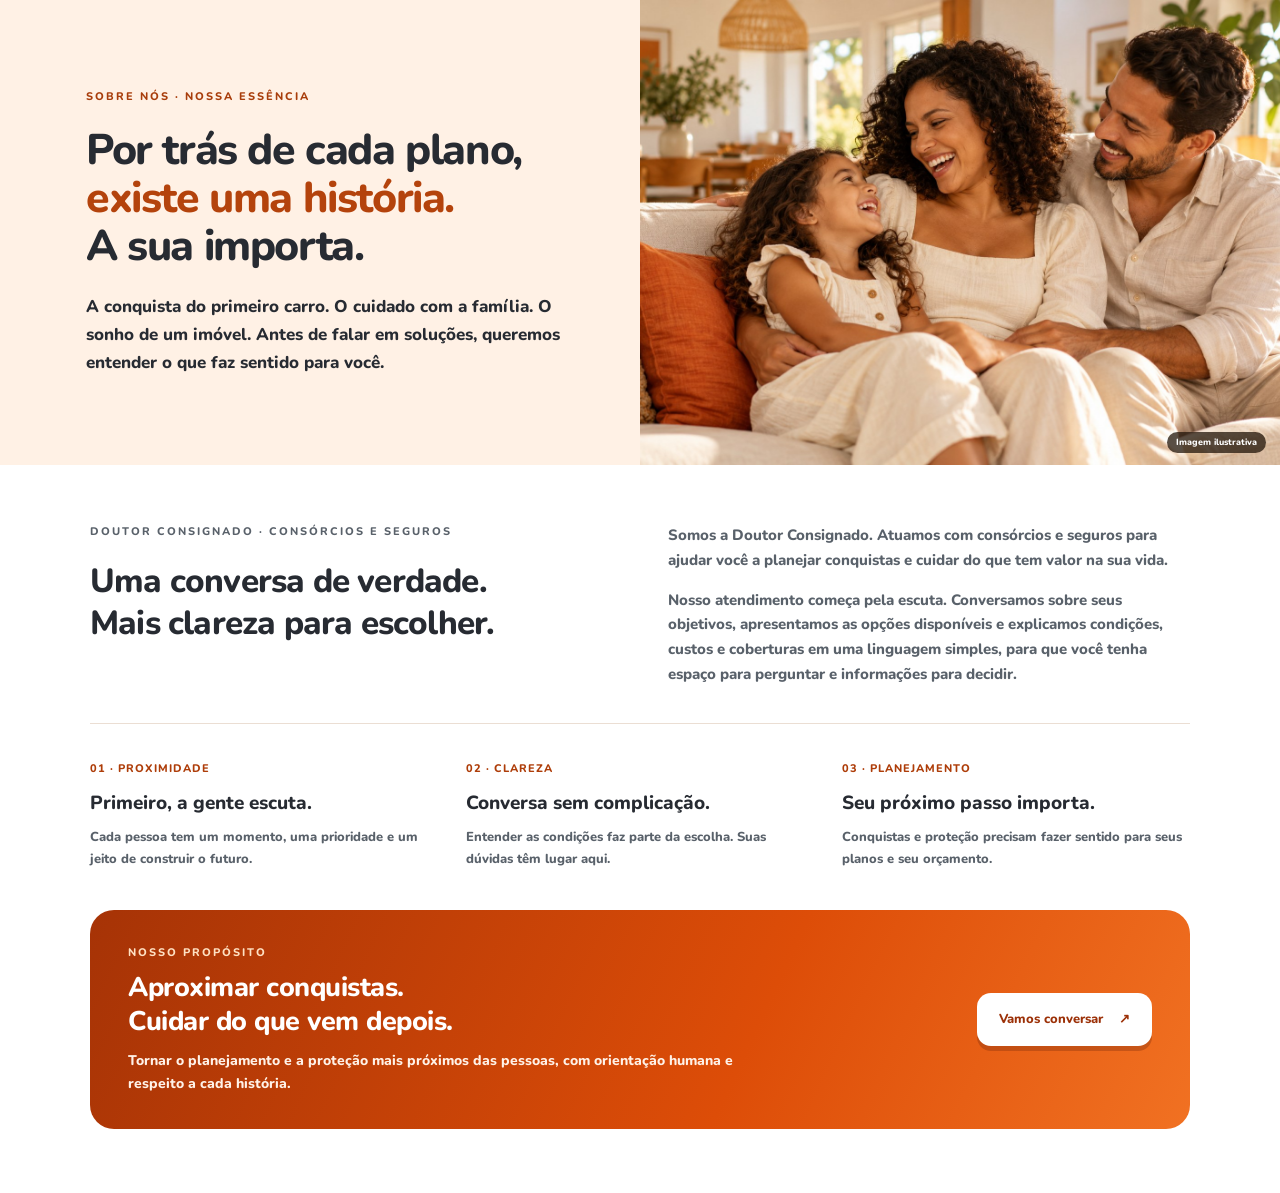
<file: sobre-nos-preview.html>
<!doctype html><html lang="pt-BR"><head><meta charset="utf-8"><meta name="viewport" content="width=device-width,initial-scale=1"><title>Sobre nós | Doutor Consignado</title><link rel="stylesheet" href="sobre-nos.css"><style>body{margin:0;background:white}</style></head><body><main><!-- Inclua sobre-nos.css no <head> da página. Substitua a seção antiga por este bloco, antes do rodapé. -->
<section class="dc-about" id="quem-somos" aria-labelledby="dc-about-title">
  <div class="dc-about__hero">
    <div class="dc-about__copy">
      <p class="dc-about__eyebrow">Sobre nós · Nossa essência</p>
      <h2 id="dc-about-title">Por trás de cada plano, <br> <span>existe uma história.</span> <br> A sua importa.</h2>
      <p class="dc-about__intro">A conquista do primeiro carro. O cuidado com a família. O sonho de um imóvel. Antes de falar em soluções, queremos entender o que faz sentido para você.</p>
    </div>
    <figure class="dc-about__media">
      <img src="sobre-nos-familia.jpg" alt="Família compartilhando um momento de carinho e alegria em casa" width="1536" height="1024" loading="lazy" decoding="async">
      <figcaption>Imagem ilustrativa</figcaption>
    </figure>
  </div>
  <div class="dc-about__body">
    <div class="dc-about__story">
      <div><p class="dc-about__eyebrow">Doutor Consignado · Consórcios e Seguros</p><h3>Uma conversa de verdade. <br> Mais clareza para escolher.</h3></div>
      <div><p>Somos a Doutor Consignado. Atuamos com consórcios e seguros para ajudar você a planejar conquistas e cuidar do que tem valor na sua vida.</p><p>Nosso atendimento começa pela escuta. Conversamos sobre seus objetivos, apresentamos as opções disponíveis e explicamos condições, custos e coberturas em uma linguagem simples, para que você tenha espaço para perguntar e informações para decidir.</p></div>
    </div>
    <div class="dc-about__values" aria-label="O que orienta nosso atendimento">
      <article class="dc-about__value"><span>01 · PROXIMIDADE</span><h3>Primeiro, a gente escuta.</h3><p>Cada pessoa tem um momento, uma prioridade e um jeito de construir o futuro.</p></article>
      <article class="dc-about__value"><span>02 · CLAREZA</span><h3>Conversa sem complicação.</h3><p>Entender as condições faz parte da escolha. Suas dúvidas têm lugar aqui.</p></article>
      <article class="dc-about__value"><span>03 · PLANEJAMENTO</span><h3>Seu próximo passo importa.</h3><p>Conquistas e proteção precisam fazer sentido para seus planos e seu orçamento.</p></article>
    </div>
    <div class="dc-about__purpose">
      <div><p class="dc-about__eyebrow">Nosso propósito</p><h3>Aproximar conquistas. <br> Cuidar do que vem depois.</h3><p>Tornar o planejamento e a proteção mais próximos das pessoas, com orientação humana e respeito a cada história.</p></div>
      <a class="dc-about__cta" href="https://wa.me/5508008787026?text=Ol%C3%A1%21%20Quero%20conversar%20sobre%20meus%20planos%20e%20conhecer%20as%20op%C3%A7%C3%B5es%20de%20cons%C3%B3rcios%20e%20seguros." target="_blank" rel="noopener noreferrer">Vamos conversar <span aria-hidden="true">↗</span></a>
    </div>
  </div>
</section>
</main></body></html>
</file>
<file: styles.css>
*{box-sizing:border-box}html{scroll-behavior:smooth;scroll-padding-top:100px}body{margin:0;color:#202d32;background:#fff;font:16px/1.6 Arial,sans-serif}a{color:inherit;text-decoration:none}button,input,select{font:inherit}button,a,input,summary,select{touch-action:manipulation}a:focus-visible,button:focus-visible,summary:focus-visible{outline:3px solid #b54408;outline-offset:5px}header{max-width:1280px;margin:auto;padding:24px 40px;display:flex;align-items:center;justify-content:space-between;gap:24px}.brand{display:flex;align-items:center;gap:12px;font-size:13px;font-weight:800;letter-spacing:1px}.brand small{display:block;font-size:9px;letter-spacing:2px;font-weight:400}.logo{position:relative;background:#f17832;color:#fff;border-radius:14px;font-size:32px;line-height:50px;width:50px;text-align:center}.logo span{font-size:19px;position:absolute;right:2px;top:-9px}nav{display:flex;gap:28px;font-size:14px}.button{display:inline-flex;align-items:center;justify-content:center;background:#be4a0c;color:white;border:1px solid transparent;padding:14px 24px;border-radius:8px;font-weight:700;cursor:pointer;transition:transform .2s}.button:hover{transform:translateY(-2px);background:#9b3d0c}.outline{background:white;color:#202d32;border-color:#ccd0d1}.light{background:white;color:#202d32;border-color:#d5d5d5}.hero{max-width:1280px;margin:auto;padding:65px 40px 80px;display:grid;grid-template-columns:1.12fr 1fr;gap:50px;align-items:center}.eyebrow{font-size:11px;letter-spacing:2px;font-weight:700;color:#a64412;margin:0 0 20px}h1{font-size:clamp(38px,4.5vw,64px);letter-spacing:-3px;line-height:1.09;margin:0 0 26px}h1 em{font-style:normal;color:#b94b13}.intro{max-width:470px;color:#5c666a;font-size:18px}.actions{display:flex;gap:12px;flex-wrap:wrap;margin-top:30px}.micro{font-size:12px;color:#667176}.visual{background:#fce9dc;border-radius:28px;overflow:hidden;min-height:440px;position:relative;padding:32px}.visual-label{font-size:12px;font-weight:700;letter-spacing:2px}.visual svg{width:calc(100% + 64px);margin:0 -32px}.visual-note{background:white;border-radius:12px;padding:18px 22px;position:relative;margin-top:-10px}.visual-note span{display:block;font-size:12px;color:#647076}h2{font-size:clamp(29px,3vw,42px);letter-spacing:-1.5px;line-height:1.18;margin:0 0 25px}h3{font-size:30px;line-height:1.2;letter-spacing:-1px}.section{padding:75px 40px;max-width:1280px;margin:auto}.section-head{text-align:center;margin-bottom:40px}.cards{display:grid;grid-template-columns:1fr 1fr;gap:24px}.cards article{padding:40px;background:#f6f4f0;border-radius:20px}.number{font-size:11px;letter-spacing:2px;color:#a64b1c}.cards p{max-width:430px;color:#59646a}.cards ul{padding-left:20px;line-height:2}.text-link{display:block;color:#a83f08;font-weight:700;margin:28px 0}.cards small{display:block;font-size:11px;line-height:1.6;color:#687174}.cards .dark{background:#24363b;color:#fff}.dark .number,.dark .text-link{color:#ffc29c}.dark p,.dark small{color:#d5dfe1}.process{display:grid;grid-template-columns:1fr 1fr;gap:60px}.process ol{margin:0;list-style:none;counter-reset:step;padding:0}.process li{counter-increment:step;padding:0 0 26px 60px;position:relative}.process li:before{content:'0' counter(step);position:absolute;left:0;top:0;color:#ad490f;border:1px solid #ead2bf;border-radius:50%;width:36px;height:36px;text-align:center;line-height:36px;font-size:12px}.process li p{margin:6px 0;color:#647076}.quote{background:#f8eee6;border-radius:24px;display:grid;grid-template-columns:1fr 1fr;gap:70px;padding:60px}.quote>div>p{max-width:400px}.phone{font-size:26px;font-weight:700;color:#a23e0c}form{background:white;padding:30px;border-radius:16px;box-shadow:0 15px 45px #5f39140a}fieldset{border:0;padding:0;margin:0 0 20px}legend,form>label,form div>label{font-weight:700;font-size:13px}label{display:block}input:not([type=radio]):not([type=checkbox]),select{width:100%;border:1px solid #cbd0d2;padding:12px;border-radius:7px;background:white;color:#24363b;margin:6px 0 18px}.choices{display:flex;gap:20px;margin-top:10px}.choices label{font-weight:400}input[type=radio],input[type=checkbox]{accent-color:#b64a0e}.consent{font-size:11px;font-weight:400;line-height:1.7;margin-bottom:18px}.consent input{float:left;margin:5px 8px 4px 0}.consent button,footer button{background:none;border:0;text-decoration:underline;cursor:pointer;color:inherit;padding:0;font-size:inherit}.submit{width:100%}.faq{max-width:950px}.faq details{border-bottom:1px solid #dce0e0;padding:20px 0}.faq summary{font-weight:700;cursor:pointer}.faq details p{color:#5d6a70}footer{background:#f4f4f1;padding:40px;display:flex;justify-content:space-between;gap:30px;align-items:center;font-size:11px}footer .brand{font-size:10px}.floating{position:fixed;bottom:20px;right:20px;font-size:12px;box-shadow:0 6px 25px #0002}dialog{max-width:560px;border:0;border-radius:18px;padding:35px;color:#24363b}dialog::backdrop{background:#142329aa}[hidden]{display:none!important}@media(max-width:850px){header{padding:20px}nav{display:none}header>.button{font-size:11px;padding:10px}.brand{font-size:10px}.hero{grid-template-columns:1fr;padding:35px 22px;gap:30px}h1{letter-spacing:-2px}.visual{min-height:340px}.visual svg{max-height:280px}.section{padding:45px 22px}.cards,.process,.quote{grid-template-columns:1fr;gap:25px}.cards article{padding:28px}.quote{margin:20px 12px;padding:30px 18px}.quote form{padding:22px}footer{flex-direction:column;align-items:flex-start;padding:30px 22px 90px}.floating{bottom:14px;right:14px}}@media(prefers-reduced-motion:reduce){html{scroll-behavior:auto}.button{transition:none}}
/* Redesign editorial v2 */
:root{--orange:#f4762b;--ink:#18262c}body{font-family:Arial,Helvetica,sans-serif;color:var(--ink)}header{max-width:1440px;padding:22px 6%;height:94px}header .brand{font-size:13px;letter-spacing:.8px}header .logo{background:var(--orange)}nav{gap:42px}header>.button{border-radius:5px;padding:11px 20px;font-size:13px}.utility{padding:9px 6%;background:#f5f6f6;display:flex;justify-content:space-between;font-size:11px;color:#55646b;border-top:1px solid #eee}.hero{max-width:none;min-height:620px;padding:0;display:block;background:linear-gradient(90deg,rgba(8,20,25,.95) 0%,rgba(8,20,25,.80) 30%,rgba(8,20,25,.22) 65%,rgba(8,20,25,.05)),url('hero-auto.jpg') center center/cover;position:relative;color:white;margin:0}.hero-inner{max-width:1440px;margin:auto;padding:74px 6% 85px}.hero .eyebrow{color:#ffc29b;letter-spacing:2.5px;font-size:11px}.hero h1{font-size:clamp(42px,4vw,62px);font-weight:500;letter-spacing:-2px;line-height:1.09;margin-bottom:24px}.hero h1 em{color:#ffad77}.hero .intro{font-size:19px;color:#f0f2f2;line-height:1.6}.hero .actions{gap:13px;margin-top:27px}.hero .button{background:white;color:#9a3905;border-radius:5px;gap:30px;padding:15px 24px;font-size:14px}.hero .hero-secondary{background:transparent;color:white;border-color:#ffffff80;gap:8px}.hero-caption{font-size:11px;color:#d3dcdc;margin-top:30px}.image-credit{position:absolute;right:18px;bottom:12px;font-size:9px;color:#fff9}.product-bar{position:relative;max-width:1210px;margin:-25px auto 0;background:white;box-shadow:0 12px 40px #112a3510;border:1px solid #e6e9e9;border-radius:9px;display:grid;grid-template-columns:repeat(3,1fr);z-index:1}.product-bar>a{display:flex;align-items:center;gap:18px;padding:27px 28px}.product-bar>a+a{border-left:1px solid #e5e9e9}.product-bar>a>span{color:#b14b16;font-size:12px}.product-bar small{font-size:9px;letter-spacing:1.5px;color:#68777d;display:block}.product-bar b{font-size:14px;display:block;margin-top:4px}.product-bar strong{margin-left:auto;color:#b14b16;font-size:23px;font-weight:400}.benefits{display:grid;grid-template-columns:repeat(4,1fr);gap:55px;padding-top:80px;padding-bottom:80px;max-width:1280px}.line-icon{display:block;font-size:32px;color:#b94b13;margin-bottom:18px;line-height:1}.benefits h3{font-weight:400;font-size:24px;letter-spacing:-.7px;margin:0 0 14px;line-height:1.2}.benefits p{font-size:14px;color:#637278;margin:0}.section-head{text-align:left;margin-bottom:38px}.section-head h2{font-weight:400;font-size:43px}.section#solucoes{max-width:none;background:#f5f6f6;padding-left:max(6%,calc((100% - 1160px)/2));padding-right:max(6%,calc((100% - 1160px)/2))}.cards{gap:30px}.cards article{padding:0 32px 32px;background:white;border:1px solid #e3e8e9;border-radius:12px;overflow:hidden}.cards article.dark{background:white;color:var(--ink)}.cards h3{font-size:29px;font-weight:400}.cards .dark p,.cards .dark small{color:#59646a}.cards .dark .text-link{color:#a83f08}.cards .dark .number{color:#a64b1c}.product-art{height:190px;margin:0 -32px 28px;padding:27px 32px;display:flex;align-items:center;justify-content:space-between;position:relative;overflow:hidden}.product-art span:first-child{font-size:20px;letter-spacing:1px;font-weight:700;line-height:1.3;z-index:1}.plan-art{background:#f6ddcb;color:#6d3414}.insurance-art{background:#dbe5e4;color:#213d40}.art-arrow{font-size:140px;font-weight:400;line-height:1;transform:rotate(-10deg);opacity:.4}.process{padding-top:85px;padding-bottom:85px}.process h2{font-weight:400}.process ol{display:flex;flex-direction:column}.quote{border-radius:12px;background:#192e34;color:white;gap:60px;margin-top:20px;margin-bottom:20px}.quote .eyebrow{color:#ffbd93}.quote h2{font-weight:400}.quote .phone{color:#ffbe96}.quote .micro{color:#d0dcdf}.quote form{color:var(--ink);border-radius:10px;box-shadow:none}.quote form .micro{color:#65777f}.quote>div>.button{background:#f4762b;color:#17272c;border-radius:5px;font-size:13px}.quote .submit{background:#b84a10;border-radius:5px}.faq h2{font-weight:400}.faq summary{font-weight:400;font-size:17px}.faq details{padding:25px 0}footer{background:#f3f5f5;border-top:1px solid #e4e9e9}.floating{background:#1c7c4a;border-radius:50px;padding:13px 22px}.floating:hover{background:#146137}
@media(min-width:1500px){.hero{min-height:670px}.hero-inner{padding-top:88px}.hero h1{font-size:64px}}
@media(max-width:850px){header{height:auto;min-height:80px;padding:18px 22px}.utility{padding:8px 22px}.utility span{display:none}.hero{min-height:650px;background-position:65% center;background-image:linear-gradient(90deg,rgba(8,20,25,.94),rgba(8,20,25,.65) 60%,rgba(8,20,25,.25)),url('hero-auto.jpg')}.hero-inner{padding:60px 24px 85px}.hero h1{font-size:48px;letter-spacing:-1.5px}.hero .intro{font-size:17px}.hero .actions{align-items:flex-start;flex-direction:column}.product-bar{margin:-25px 18px 0;grid-template-columns:1fr}.product-bar>a{padding:19px 23px}.product-bar>a+a{border-left:0;border-top:1px solid #e5e9e9}.benefits{grid-template-columns:1fr 1fr;gap:35px 26px;padding-top:45px;padding-bottom:45px}.benefits h3{font-size:22px}.section-head h2{font-size:34px}.section#solucoes{padding:45px 22px}.product-art{height:160px}.quote{margin:20px 12px;padding:32px 20px}.quote h2{font-size:34px}.process{padding-top:50px;padding-bottom:50px}}

/* v3 — identidade original e soluções com fotografia */
@font-face{font-family:'Open Sans Local';src:url('open-sans-400.woff2') format('woff2');font-weight:400;font-display:swap}
@font-face{font-family:'Open Sans Local';src:url('open-sans-700.woff2') format('woff2');font-weight:700;font-display:swap}
body{font-family:'Open Sans Local','Segoe UI',sans-serif}h1,h2,h3,nav{font-family:'Open Sans Local','Segoe UI',sans-serif}.logo-original{display:block;width:58px;height:58px;position:relative;overflow:hidden;flex-shrink:0;background:white}.logo-original img{position:absolute;width:110px;height:auto;max-width:none;left:-25px;top:-14px}.brand{letter-spacing:.2px;font-family:'Open Sans Local','Segoe UI',sans-serif}header .brand{font-size:12px}.brand small{letter-spacing:1.5px}.hero h1{font-size:clamp(38px,3.7vw,56px);font-weight:400;letter-spacing:-1.8px;line-height:1.14}.hero .intro{font-size:18px;font-weight:400}.section-head h2{font-size:40px;letter-spacing:-1.4px;font-weight:400}.section#solucoes{background:white;padding-top:72px;padding-bottom:72px}.section-head{margin-bottom:20px}.solutions-intro{max-width:620px;color:#66747a;margin:0 0 36px;font-size:15px}.solution-stories{display:grid;gap:28px}.story{display:grid;grid-template-columns:1fr 1.1fr;min-height:355px;border-radius:16px;overflow:hidden;background:#fff0e5}.story-copy{padding:38px 42px;align-self:center}.story-tag{display:inline-block;font-size:10px;letter-spacing:1.8px;font-weight:700;color:#a64210;margin-bottom:12px}.story h3{font-size:34px;font-weight:400;line-height:1.15;letter-spacing:-1px;margin:0 0 18px}.story p{font-size:14px;max-width:410px;color:#4e626b;margin-bottom:24px}.story .button{font-size:12px;border-radius:6px;padding:14px 20px;background:#b7470d}.story small{display:block;font-size:10px;color:#657078;line-height:1.6;margin-top:18px;max-width:400px}.story-photo{position:relative;min-height:340px;overflow:hidden}.story-photo img{width:100%;height:100%;object-fit:cover;position:absolute;inset:0}.story-insurance{background:#142f37;color:white}.story-insurance .story-copy{order:2}.story-insurance .story-photo{order:1}.story-insurance .story-photo img{object-position:82% center}.story-insurance .story-tag{color:#ffb484}.story-insurance p,.story-insurance small{color:#d0dfe1}.story-insurance .button{background:white;color:#a5420f}.photo-note{position:absolute;right:12px;bottom:8px;color:white;font-size:9px;text-shadow:0 1px 3px #000}.story-photo:after{content:'';position:absolute;inset:0;box-shadow:inset 0 -30px 40px -40px black}footer .logo-original{width:50px;height:50px}footer .logo-original img{width:96px;left:-22px;top:-12px}@media(max-width:850px){.story{grid-template-columns:1fr;min-height:0}.story-copy{padding:28px 24px}.story h3{font-size:30px}.story-photo{min-height:230px;order:-1!important}.story-insurance .story-copy{order:2}.hero h1{font-size:40px;line-height:1.17;letter-spacing:-1px}.section-head h2{font-size:32px}.logo-original{width:48px;height:48px}.logo-original img{width:92px;left:-21px;top:-12px}header .brand{font-size:10px}header .brand small{font-size:8px}.story .button{font-size:11px}.section#solucoes{padding-top:48px}}

/* v4 — marca arredondada, seguros e propósito */
@font-face{font-family:Nunito;src:url('nunito.ttf');font-weight:400 900;font-display:swap}
.brand,header .brand{font-family:Nunito,'Segoe UI',sans-serif;font-size:20px;letter-spacing:-.6px;font-weight:800;line-height:1.1}.brand small{font-family:Nunito,'Segoe UI',sans-serif;font-size:12px;font-weight:600;letter-spacing:.4px;margin-top:6px;text-transform:none}header{gap:18px;padding-left:4%;padding-right:4%;max-width:1500px}nav{gap:24px;font-size:13px}nav a{position:relative}nav a:after{content:'';position:absolute;left:0;bottom:-9px;width:0;height:3px;background:#f4762b;transition:width .2s}nav a:hover:after{width:100%}.button{border-radius:12px!important;transition:background .2s,transform .2s,box-shadow .2s!important}.button:hover{transform:translateY(-3px);box-shadow:0 8px 20px #14232925}.button:active{transform:translateY(0);box-shadow:none}.insurance-hub{max-width:1220px}.insurance-hub .section-head>p:last-child{color:#64747b;max-width:650px}.insurance-tabs{display:flex;gap:12px;border-bottom:1px solid #e0e6e8;padding-bottom:18px;flex-wrap:wrap}.insurance-tabs button{cursor:pointer;padding:13px 24px;border:1px solid #dce2e4;border-radius:50px;background:white;color:#263d45;font-weight:700;font-size:14px;transition:background .2s,transform .2s}.insurance-tabs button:hover{background:#fff0e5;transform:translateY(-2px)}.insurance-tabs button[aria-selected=true]{background:#b7470d;border-color:#b7470d;color:white}.insurance-panel{display:grid;grid-template-columns:170px 1fr;gap:36px;align-items:center;padding:40px;background:#fff5ed;border-radius:18px;margin-top:24px}.insurance-panel h3{font-family:Nunito,sans-serif;font-size:31px;font-weight:700;margin:0 0 14px;line-height:1.2}.insurance-panel p{max-width:700px;color:#536a74;font-size:15px}.insurance-panel small{display:block;font-size:11px;color:#62747b;margin-top:16px}.insurance-symbol{display:grid;place-items:center;width:145px;height:145px;border-radius:50%;background:#ffddc3;color:#ad420c;font-size:70px}.orange-band{background:#ff782c;padding:58px max(6%,calc((100% - 1160px)/2));display:flex;align-items:center;justify-content:space-between;gap:30px;color:#172c34}.orange-band h2{font-family:Nunito,sans-serif;font-size:42px;font-weight:700;letter-spacing:-1px;margin-bottom:16px}.orange-band .eyebrow{color:#4c260e}.orange-band .button{background:#182f37;color:white;white-space:nowrap}.orange-band p{margin-bottom:0}.orange-band .eyebrow{margin-bottom:18px}textarea{display:block;width:100%;padding:12px;border:1px solid #cbd0d2;border-radius:8px;font:inherit;resize:vertical;margin:8px 0 18px}.choices{flex-wrap:wrap;gap:12px 18px}footer{flex-wrap:wrap;max-width:none;padding:58px max(5%,calc((100% - 1160px)/2)) 90px}.about-footer{flex:0 0 100%;display:grid;grid-template-columns:1.1fr 1fr;gap:80px;border-bottom:1px solid #d8e0e2;padding-bottom:40px;margin-bottom:15px;scroll-margin-top:20px}.about-footer h2{font-family:Nunito,sans-serif;font-size:31px;letter-spacing:-.6px;font-weight:700}.about-footer h3{font-family:Nunito,sans-serif;font-size:27px;letter-spacing:-.5px;margin:0 0 20px}.about-footer p:not(.eyebrow){font-size:14px;color:#566e78;line-height:1.8}.about-footer .text-link{font-size:13px}footer .brand{font-family:Nunito,sans-serif;font-size:17px}footer .brand small{font-size:11px}
@media(max-width:1000px){nav{gap:14px;font-size:12px}header .brand{font-size:17px}}@media(max-width:850px){header .brand{font-size:16px}header .brand small{font-size:10px}.insurance-tabs{gap:8px}.insurance-tabs button{font-size:12px;padding:11px 16px}.insurance-panel{grid-template-columns:1fr;padding:25px;gap:20px}.insurance-symbol{height:80px;width:80px;font-size:42px}.insurance-panel h3{font-size:27px}.orange-band{flex-direction:column;align-items:flex-start;padding:40px 24px}.orange-band h2{font-size:34px}.about-footer{grid-template-columns:1fr;gap:28px}footer{padding:40px 24px 90px}.about-footer h2{font-size:28px}}
@media(prefers-reduced-motion:reduce){.button,.insurance-tabs button,nav a:after{transition:none!important}.button:hover,.insurance-tabs button:hover{transform:none}}



/* Responsive v3 corrections: preserve the complete original logo. */
header{height:auto;min-height:94px;padding-top:14px;padding-bottom:14px}
.logo-original,footer .logo-original{width:76px;height:66px;overflow:visible}
.logo-original img,footer .logo-original img{position:static;display:block;width:100%;height:100%;max-width:100%;object-fit:contain}
.floating{z-index:10}
.story-copy,.story-photo{min-width:0}
.story .button{max-width:100%;text-align:center;white-space:normal}
@media(max-width:850px){
 header{flex-wrap:wrap;gap:12px;padding:14px 18px}
 header nav{display:flex;order:3;flex-basis:100%;justify-content:center;flex-wrap:wrap;gap:12px 28px;font-size:14px}
 header .brand{font-size:10px;gap:6px}
 header .brand small{font-size:8px;letter-spacing:1px}
 .logo-original,footer .logo-original{width:60px;height:54px}
 header>.button{font-size:11px;padding:10px;max-width:112px}
 .hero h1{font-size:clamp(32px,8vw,40px)}
 .hero-inner{padding-left:22px;padding-right:22px}
 .quote>div>.button{max-width:100%;text-align:center}
 .choices{flex-wrap:wrap;gap:10px 20px}
}
@media(max-width:850px){header .brand{font-size:16px}header .brand small{font-size:10px}}
/* On small screens, keep the contact action from covering text and controls. */
@media(max-width:850px){.floating{position:static;display:flex;width:max-content;max-width:calc(100% - 28px);margin:0 14px 20px auto}}

/* Make the simulator easy to find from the main navigation. */
header nav{align-items:center;flex-wrap:wrap}
header nav .nav-simulator{padding:11px 15px;font-size:13px;white-space:nowrap;color:white}
header nav .nav-simulator:after{display:none}
.story-plan .text-link{font-size:12px;margin:16px 0 0}

/* A separate entry for property planning, alongside the existing auto solutions. */
.story-property{background:#fff0e5}
.property-illustration{display:grid;place-items:center;min-width:0;padding:24px;background:linear-gradient(120deg,#b53b06,#ff8b35)}
.property-illustration svg{display:block;width:100%;height:auto;max-height:330px}
@media(max-width:850px){.property-illustration{order:-1;padding:16px}.property-illustration svg{max-height:220px}}

/* Mobile layout: explicit sizing instead of suppressing horizontal overflow. */
.menu-toggle,.hero-mobile-image{display:none}
@media(max-width:850px){
 html{scroll-padding-top:20px}
 body>header{min-height:72px;padding:10px 20px;gap:12px;align-items:center}
 body>header .brand{font-size:16px;gap:4px;min-width:0}
 body>header .brand small{font-size:10px;letter-spacing:.4px}
 body>header .logo-original{width:48px;height:48px}
 body>header>.outline{display:none}
 .menu-toggle{display:inline-flex;align-items:center;justify-content:center;gap:9px;min-height:44px;min-width:76px;padding:10px 12px;border:1px solid #d7dddf;border-radius:10px;background:white;color:#192e34;font-size:13px;font-weight:700;cursor:pointer}
 .menu-toggle__icon{display:grid;gap:4px;width:18px}
 .menu-toggle__icon span{height:2px;background:currentColor;border-radius:2px}
 body>header nav{order:3;flex:0 0 100%;display:flex;flex-direction:column;align-items:stretch;gap:4px;padding:12px 0 4px;border-top:1px solid #e7e7e7}
 body>header nav a{display:flex;align-items:center;min-height:46px;padding:10px 14px;font-size:15px;border-radius:8px}
 body>header nav a:after{display:none}
 .utility{padding:8px 20px;font-size:11px}
 .hero{min-height:0;background:#172d34;display:block}
 .hero-inner{padding:32px 20px 26px}
 .hero h1{font-size:clamp(32px,7vw,40px);line-height:1.12;letter-spacing:-1px;margin-bottom:18px}
 .hero h1 br{display:none}
 .hero .eyebrow{font-size:10px;letter-spacing:1.5px;margin-bottom:16px}
 .hero .intro{font-size:16px;line-height:1.65;margin:0;max-width:520px}
 .hero .actions{display:grid;grid-template-columns:1fr;gap:12px;margin-top:24px;max-width:440px}
 .hero .button{width:100%;min-height:48px;padding:14px 18px;font-size:15px}
 .hero-caption{margin:18px 0 0;font-size:12px}
 .hero-mobile-image{display:block;width:100%;height:auto;aspect-ratio:3/2;object-fit:cover;object-position:100% center}
 .hero .image-credit{bottom:8px;font-size:10px}
 .product-bar{margin:16px 20px 0}
 .product-bar>a{min-height:78px;padding:18px 16px;gap:12px}
 .product-bar b{font-size:15px}
 .section{padding:40px 20px}
 .section-head h2{font-size:30px;line-height:1.2;letter-spacing:-.8px}
 .section#solucoes{padding:40px 20px}
 .benefits{grid-template-columns:1fr;gap:28px}
 .benefits>div{min-width:0}
 .benefits h3 br{display:none}
 .benefits h3{font-size:23px}
 .line-icon{margin-bottom:12px}
 .story-copy{padding:26px 20px}
 .story h3{font-size:29px;line-height:1.2}
 .story .button,.quote .button,.insurance-panel .button,.section>.button{width:100%;min-height:48px;font-size:14px;padding:14px 16px;text-align:center;white-space:normal}
 .story-photo{min-height:0;aspect-ratio:3/2}
 .story-photo img{object-position:70% center}
 .story-insurance .story-photo img{object-position:100% center}
 .insurance-tabs{display:grid;grid-template-columns:1fr;gap:10px}
 .insurance-tabs button{min-height:46px;font-size:14px;padding:12px}
 .insurance-panel{padding:24px 20px;min-width:0}
 .insurance-panel h3{font-size:27px}
 .insurance-symbol{width:64px;height:64px;font-size:34px}
 .process{gap:24px}
 .process li{padding-left:48px}
 .orange-band{padding:36px 20px}
 .orange-band h2{font-size:32px}
 .orange-band .button{width:100%;min-height:48px;white-space:normal;text-align:center}
 .quote{margin:16px 12px;padding:28px 16px;gap:24px}
 .quote form{padding:22px 18px;min-width:0}
 .quote h2{font-size:30px}
 .choices{display:grid;grid-template-columns:1fr;gap:8px}
 .choices label{display:flex;align-items:center;gap:8px;min-height:44px;border:1px solid #e4e7e7;border-radius:8px;padding:8px 10px;font-size:14px}
 input:not([type=radio]):not([type=checkbox]),select,textarea{font-size:16px;min-height:48px;min-width:0}
 .consent{font-size:12px}
 .faq summary{min-height:44px;font-size:16px}
 .dc-about__copy{padding:32px 20px}
 .dc-about__body{padding:36px 20px}
 footer{padding:32px 20px 24px;gap:24px;align-items:flex-start;flex-direction:column;font-size:12px}
 footer p{max-width:100%;overflow-wrap:anywhere}
 .floating{position:static;display:flex;width:calc(100% - 40px);max-width:none;margin:0 20px 24px;min-height:48px;font-size:14px}
 dialog{width:calc(100% - 32px);max-height:calc(100dvh - 40px);padding:24px;overflow-y:auto}
}
@media(min-width:761px) and (max-width:850px){.dc-about__hero{grid-template-columns:1fr}.dc-about__media{min-height:0;aspect-ratio:3/2;width:100%}.dc-about__story,.dc-about__values{grid-template-columns:1fr}.dc-about__purpose{flex-direction:column;align-items:stretch}}
@media(max-width:850px){footer button,.consent button{min-height:44px;min-width:44px}.story .text-link{display:flex;align-items:center;min-height:44px;font-size:14px}}

/* Whitespace belongs to the text; hidden line breaks must not join words. */
.benefits h3{line-height:1.3;letter-spacing:-.3px}
.story h3,.insurance-panel h3{line-height:1.25}

/* Informational benefit cards: no pointer cursor or simulated link behavior. */
.benefits.section{display:grid;grid-template-columns:repeat(4,minmax(0,1fr));gap:20px;padding-block:48px;align-items:stretch}
.benefits>div{--benefit-bg:#fff0e3;--benefit-accent:#a94311;--benefit-circle:#ffdcc0;min-width:0;position:relative;padding:26px 24px;background:var(--benefit-bg);border:1px solid #c6ad9829;border-radius:22px;box-shadow:0 5px 18px #223c4909;cursor:default;transition:transform .18s ease,box-shadow .18s ease}
.benefits>div:nth-child(2){--benefit-bg:#edf6f5;--benefit-accent:#286160;--benefit-circle:#cfe9e5}
.benefits>div:nth-child(3){--benefit-bg:#fff8ec;--benefit-accent:#935414;--benefit-circle:#ffe7bf}
.benefits>div:nth-child(4){--benefit-bg:#edf6f5;--benefit-accent:#286160;--benefit-circle:#cfe9e5}
.benefits .line-icon{display:grid;place-items:center;width:48px;height:48px;margin:0 0 20px;border-radius:50%;background:var(--benefit-circle);color:var(--benefit-accent);font:400 27px/1 'Segoe UI Symbol','Segoe UI',sans-serif}
.benefits h3{margin:0 0 12px;color:#243a45;font-family:Nunito,'Segoe UI',sans-serif;font-size:23px;font-weight:700;line-height:1.3;letter-spacing:-.3px;overflow-wrap:break-word}
.benefits h3 br{display:none}
.benefits p{margin:0;color:#50616d;font-family:'Open Sans Local','Segoe UI',sans-serif;font-size:14px;font-weight:400;line-height:1.75;overflow-wrap:break-word}
@media(min-width:851px) and (max-width:1099px){.benefits.section{grid-template-columns:repeat(2,minmax(0,1fr))}}
@media(max-width:850px){.benefits.section{grid-template-columns:minmax(0,1fr);gap:14px;padding:30px 20px}.benefits>div{padding:22px;border-radius:20px}.benefits .line-icon{width:44px;height:44px;font-size:25px;margin-bottom:14px}.benefits h3{font-size:23px;margin-bottom:8px}}
@media(hover:hover) and (pointer:fine){.benefits>div:hover{transform:translateY(-3px);box-shadow:0 9px 24px #223c4912}}
.benefits>div:active{box-shadow:0 3px 12px #223c490e}
@media(prefers-reduced-motion:reduce){.benefits>div{transition:none}.benefits>div:hover{transform:none}}

/* Keep desktop navigation on one line; detailed consortium links remain mobile-only. */
@media(min-width:851px){
 #site-menu .nav-consortium-detail{display:none}
 body>header{gap:20px;padding-inline:clamp(20px,3vw,48px)}
 body>header>.brand,body>header>.outline{flex-shrink:0}
 body>header #site-menu{flex:1;justify-content:center;flex-wrap:nowrap;gap:clamp(12px,1.2vw,18px)}
 body>header #site-menu a{white-space:nowrap;flex-shrink:0}
}
@media(min-width:851px) and (max-width:1279px){
 body>header{display:grid;grid-template-columns:minmax(0,1fr) auto;gap:16px 20px}
 body>header #site-menu{grid-column:1/-1;grid-row:2}
 body>header>.outline{justify-self:end}
}
</file>
<file: sobre-nos.css>
@font-face{font-family:DCNunito;src:url('nunito.ttf');font-display:swap}
.dc-about{--dc-orange:#eb5b12;--dc-ink:#272b32;--dc-warm:#fff1e5;color:var(--dc-ink);background:#fff;font:16px/1.65 DCNunito,'Segoe UI',Arial,sans-serif;scroll-margin-top:100px;text-align:left}.dc-about *{box-sizing:border-box}.dc-about h2,.dc-about h3,.dc-about p{margin:0}.dc-about__hero{display:grid;grid-template-columns:1fr 1fr;background:var(--dc-warm);min-height:465px}.dc-about__copy{padding:clamp(30px,5vw,76px);align-self:center;max-width:740px;justify-self:end}.dc-about__eyebrow{font-size:11px!important;font-weight:900;letter-spacing:2px;text-transform:uppercase;color:#a83d0b;margin-bottom:20px!important}.dc-about h2{font-size:clamp(31px,3.35vw,50px);line-height:1.12;letter-spacing:-1.4px;font-weight:900;margin-bottom:23px}.dc-about h2 span{color:#b4430c}.dc-about__intro{font-size:17px;max-width:490px}.dc-about__media{position:relative;margin:0;min-width:0;min-height:465px;overflow:hidden;background:#e6c6ad}.dc-about__media img{display:block;width:100%;height:100%;position:absolute;inset:0;object-fit:cover;object-position:50% 45%}.dc-about__media figcaption{position:absolute;bottom:12px;right:14px;background:#25180cc2;color:#fff;padding:3px 9px;border-radius:30px;font-size:9px}.dc-about__body{max-width:1160px;padding:58px 30px 64px;margin:auto}.dc-about__story{display:grid;grid-template-columns:1fr 1fr;gap:55px;align-items:start}.dc-about__story h3{font-size:clamp(26px,2.6vw,35px);line-height:1.2;letter-spacing:-.8px;font-weight:800}.dc-about__story p{font-size:15px;color:#59616a}.dc-about__story p+p{margin-top:15px}.dc-about__values{display:grid;grid-template-columns:repeat(3,1fr);gap:28px;border-top:1px solid #ebded3;margin-top:36px;padding-top:30px}.dc-about__value>span{color:#ae3d09;font-size:11px;font-weight:900;letter-spacing:1px}.dc-about__value h3{font-size:19px;margin:8px 0}.dc-about__value p{font-size:13px;color:#59616a}.dc-about__purpose{margin-top:40px;border-radius:24px;background:linear-gradient(115deg,#a63306,#dd4d08 60%,#f17122);padding:34px 38px;display:flex;justify-content:space-between;align-items:center;gap:30px;color:white}.dc-about__purpose .dc-about__eyebrow{color:#ffe1c3;margin-bottom:9px!important}.dc-about__purpose h3{font-size:27px;line-height:1.22;letter-spacing:-.5px;margin-bottom:10px}.dc-about__purpose p{font-size:14px;max-width:620px;color:#fff2e8}.dc-about__cta{display:inline-flex;justify-content:center;align-items:center;gap:16px;background:#fff;color:#9c3108;text-decoration:none!important;border-radius:14px;padding:16px 22px;white-space:nowrap;font-size:13px;font-weight:900;box-shadow:0 5px 0 #6f250c4d;transition:transform .2s,box-shadow .2s;flex-shrink:0}.dc-about__cta:hover{transform:translateY(-3px);box-shadow:0 8px 0 #6f250c4d}.dc-about__cta:active{transform:translateY(2px)}.dc-about__cta:focus-visible{outline:3px solid #fff;outline-offset:5px}@media(min-width:1500px){.dc-about__copy{padding-right:70px}}@media(max-width:760px){.dc-about__hero{grid-template-columns:1fr}.dc-about__copy{padding:35px 25px;max-width:none;justify-self:stretch}.dc-about__intro{font-size:15px}.dc-about__media{min-height:300px;aspect-ratio:4/3}.dc-about__body{padding:36px 25px 42px}.dc-about__story{grid-template-columns:1fr;gap:20px}.dc-about__values{grid-template-columns:1fr;gap:23px;margin-top:28px;padding-top:25px}.dc-about__purpose{padding:27px 24px;flex-direction:column;align-items:stretch;gap:23px}.dc-about__purpose h3{font-size:25px}.dc-about__cta{white-space:normal;text-align:center}.dc-about h2{font-size:36px}}@media(max-width:360px){.dc-about h2{font-size:31px}.dc-about__media{min-height:250px}}@media(prefers-reduced-motion:reduce){.dc-about__cta{transition:none}}
/* Keep the rounded typeface when embedded in the main site's typography. */
.dc-about h2,.dc-about h3{font-family:DCNunito,'Segoe UI',Arial,sans-serif}
/* Preserve the photo ratio without a minimum height widening small screens. */
@media(max-width:760px){.dc-about__media{width:100%;min-height:0;aspect-ratio:3/2}}
.dc-about__media figcaption{max-width:calc(100% - 28px)}
@media(max-width:850px){.dc-about__copy{padding:32px 20px}.dc-about__body{padding:36px 20px}.dc-about__cta{min-height:48px;font-size:14px}.dc-about__story p{font-size:16px}}
@media(max-width:850px){.dc-about__hero,.dc-about__story,.dc-about__values{grid-template-columns:1fr}.dc-about__media{width:100%;min-height:0;aspect-ratio:3/2}.dc-about__purpose{flex-direction:column;align-items:stretch}}

.dc-about__story h3,.dc-about__purpose h3{line-height:1.25}
</file>
<file: privacidade.css>
@font-face{font-family:DCPrivacyNunito;src:url('nunito.ttf') format('truetype');font-display:swap}
.dc-site-footer{display:block;background:#172a33;color:#f5f7f8;padding:48px max(20px,calc((100% - 1160px)/2)) 28px;font:15px/1.65 DCPrivacyNunito,'Segoe UI',sans-serif}
.dc-footer-grid{display:grid;grid-template-columns:1.2fr 1fr 1fr;gap:32px}
.dc-site-footer h2{font:700 20px/1.3 DCPrivacyNunito,'Segoe UI',sans-serif;letter-spacing:0;color:#ffb07d;margin:0 0 14px}
.dc-site-footer p{margin:10px 0;max-width:100%;overflow-wrap:anywhere}
.dc-site-footer .brand{display:flex;align-items:center;gap:10px;text-decoration:none;font-size:18px;letter-spacing:0;margin-bottom:18px}
.dc-site-footer .brand small{display:block;font-size:12px;margin-top:4px}
.dc-site-footer .logo-original{display:block;width:64px;height:58px;background:white;flex-shrink:0}
.dc-site-footer .logo-original img{display:block;position:static;width:100%;height:100%;object-fit:contain;max-width:100%}
.dc-site-footer a{color:#fff;text-underline-offset:4px;overflow-wrap:anywhere}
.dc-site-footer nav{display:grid;gap:4px;font-size:15px}
.dc-site-footer nav a,.dc-site-footer button{display:flex;align-items:center;min-height:44px;padding:8px 0;color:#fff;text-align:left;font:inherit;background:none;border:0;text-decoration:underline;cursor:pointer;white-space:normal}
.dc-site-footer nav a:after{display:none}
.dc-site-footer a:focus-visible,.dc-site-footer button:focus-visible{outline:3px solid #ffb07d;outline-offset:3px}
.dc-footer-legal{border-top:1px solid #46606b;padding-top:20px;margin-top:28px;font-size:12px;color:#dce5e9}
.dc-cookie-banner,.dc-cookie-dialog,.privacy-tools,.policy-page{font-family:DCPrivacyNunito,'Segoe UI',Arial,sans-serif;box-sizing:border-box}
.dc-cookie-banner{position:relative;background:#fffaf7;color:#26343a;border-block:1px solid #f1dfd3;padding:20px}
.dc-cookie-inner{max-width:1160px;margin:auto;display:grid;grid-template-columns:1.3fr 1fr;gap:28px;align-items:center}
.dc-cookie-banner h2{font:600 21px/1.3 DCPrivacyNunito,'Segoe UI',sans-serif;margin:0 0 10px;letter-spacing:0}
.dc-cookie-banner p{font-size:14px;font-weight:400;color:#435058;line-height:1.7;margin:0 0 8px}
.dc-cookie-banner a,.dc-cookie-dialog a{color:#99400f;font-weight:400;text-decoration:underline;text-underline-offset:3px}
.dc-cookie-actions,.dc-cookie-dialog-actions{display:grid;grid-template-columns:1fr 1fr;gap:10px}
.dc-cookie-banner button,.dc-cookie-dialog button{box-sizing:border-box;min-height:48px;width:100%;border:1px solid #ddc0ad;border-radius:8px;background:#fff;color:#783612;padding:12px 14px;font:400 14px/1.4 DCPrivacyNunito,'Segoe UI',sans-serif;cursor:pointer;text-align:center;white-space:normal}
.dc-cookie-banner button:hover,.dc-cookie-dialog button:hover{background:#ffeadb}
.dc-cookie-banner button:focus-visible,.dc-cookie-dialog :focus-visible{outline:3px solid #bb480b;outline-offset:3px}
.dc-cookie-actions .dc-cookie-configure{grid-column:1/-1}
.dc-cookie-dialog{width:min(620px,calc(100% - 32px));max-width:620px;max-height:calc(100dvh - 32px);overflow-y:auto;border:1px solid #e6c5ae;border-radius:18px;padding:28px;color:#202e35;background:#fff;font-size:15px;line-height:1.65}
.dc-cookie-dialog::backdrop{background:#13242dc2}
.dc-cookie-dialog h2{font:600 25px/1.25 DCPrivacyNunito,'Segoe UI',sans-serif;letter-spacing:0;margin:0 0 18px}
.dc-cookie-dialog h3{font:600 18px/1.35 DCPrivacyNunito,'Segoe UI',sans-serif;letter-spacing:0;margin:0 0 8px}
.dc-cookie-category{padding:18px;border:1px solid #efd3bf;background:#fff5ee;border-radius:12px}
.dc-cookie-dialog button:disabled{opacity:.55;cursor:default}
.dc-cookie-feedback:empty{display:none}
.dc-cookie-feedback{padding:12px;border-left:3px solid #d85c19;background:#fff2e9}
.dc-privacy-live{position:absolute;width:1px;height:1px;padding:0;margin:-1px;overflow:hidden;clip-path:inset(50%);white-space:nowrap}
.privacy-tools{display:flex;flex-wrap:wrap;align-items:center;justify-content:center;gap:12px 24px;padding:24px 20px;color:#22343e;font-size:14px}
.privacy-tools button{font:inherit;background:white;color:inherit;border:1px solid #ac4a14;border-radius:8px;padding:10px 14px;min-height:44px;cursor:pointer}
.privacy-tools a{text-decoration:underline;min-height:44px;display:flex;align-items:center}
body[data-privacy-embedded] .privacy-tools{display:none}
.policy-page{margin:0;color:#24343c;background:#fff8f2;font-size:16px;line-height:1.75}
.policy-header{max-width:1120px;margin:auto;padding:22px 24px;display:flex;align-items:center;justify-content:space-between;gap:20px}
.policy-header a{color:#9e3c0b;text-decoration:underline;min-height:44px;display:inline-flex;align-items:center}
.policy-header .brand{display:flex;align-items:center;gap:12px;font-weight:700;color:#24343c;text-decoration:none}
.policy-header img{width:64px;height:56px;object-fit:contain}
.policy-main{max-width:920px;margin:auto;padding:36px 24px 56px}
.policy-main h1{font-size:clamp(30px,5vw,42px);line-height:1.15;letter-spacing:-.5px;color:#a13c0a}
.policy-main h2{font-size:24px;line-height:1.3;margin:30px 0 12px}
.policy-main a{color:#97370b;overflow-wrap:anywhere}
.policy-main li{margin-bottom:10px}
.policy-main p{overflow-wrap:anywhere}
.policy-main table{width:100%;border-collapse:collapse;font-size:14px}
.policy-main td,.policy-main th{padding:12px;text-align:left;border:1px solid #d9c5b5;vertical-align:top;overflow-wrap:anywhere}
.policy-main th{background:#ffeadb}
@media(max-width:850px){.dc-footer-grid{grid-template-columns:1fr;gap:28px}.dc-site-footer{padding:36px 20px 24px}.dc-cookie-inner{grid-template-columns:1fr;gap:18px}.dc-cookie-banner{padding:20px}.dc-cookie-dialog{padding:22px 18px}.policy-header{padding:16px 20px;flex-wrap:wrap}.policy-main{padding:24px 20px 40px}.policy-main table{font-size:13px}.policy-main td,.policy-main th{padding:9px}}
@media(max-width:380px){.dc-cookie-actions,.dc-cookie-dialog-actions{grid-template-columns:1fr}.dc-cookie-actions .dc-cookie-configure{grid-column:auto}}
[hidden]{display:none!important}
.policy-main button{min-height:44px;padding:10px 14px;border:1px solid #a9410c;border-radius:8px;background:#fff;color:#913509;font:inherit;cursor:pointer}
.policy-main button:focus-visible{outline:3px solid #bb480b;outline-offset:3px}
</file>
<file: simulador.css>
@font-face{font-family:Nunito;src:url('nunito.ttf') format('truetype');font-display:swap}
*{box-sizing:border-box}body{margin:0;background:#fff5ed;color:#242631;font:15px/1.65 Nunito,'Segoe UI',Arial,sans-serif}main{position:relative;isolation:isolate;max-width:1200px;margin:auto;padding:52px 32px 36px}main:before{content:'';position:absolute;z-index:-1;inset:0 calc((1200px - 100vw)/2) auto;height:470px;background:linear-gradient(110deg,#a93100 0%,#d94300 43%,#ff6b13 100%)}main:after{content:'';position:absolute;z-index:-1;right:0;top:24px;width:53%;height:300px;background:url('simulador-veiculos.jpg') center/cover no-repeat;border-radius:36px 12px 36px 12px;box-shadow:0 20px 60px #79220036}.eyebrow{color:#fff0df;letter-spacing:2px;font-size:11px;font-weight:800;margin:0 0 18px;max-width:46%}h1{color:white;font-size:clamp(32px,3.6vw,46px);line-height:1.1;letter-spacing:-1.7px;margin:0 0 20px;max-width:47%;font-weight:900}h1 span{color:#ffdeba}.intro{color:#fff2e7;max-width:43%;font-size:14px;margin-bottom:22px}.validity{display:inline-block;color:#fff;background:#6a200046;border:1px solid #ffffff40;padding:10px 15px;border-radius:100px;font-size:11px;margin:12px 0 0}.sim-grid{display:grid;grid-template-columns:1.08fr 1fr;gap:24px;margin-top:30px;align-items:stretch}form,.result{padding:32px;border-radius:26px;border:1px solid #ffffff7a;box-shadow:0 16px 44px #8a3f1310}form{background:white}form:before{content:'Monte seu plano';display:block;font-weight:900;letter-spacing:-.7px;font-size:26px;margin-bottom:24px}form>label,legend{display:block;font-weight:800;font-size:14px;margin-bottom:10px}select{width:100%;background:#fffaf6;padding:16px 12px;border:1px solid #e4d8d0;border-radius:13px;margin-bottom:25px;color:#292b33;font:inherit;font-size:13px;cursor:pointer;transition:border-color .2s,box-shadow .2s}select:hover{border-color:#fa681b}fieldset{padding:0;margin:0;border:0;min-width:0}.radio{display:flex;gap:10px;align-items:center;padding:13px 14px;border:1px solid #e9dfd8;border-radius:13px;margin-bottom:10px;font-size:13px;cursor:pointer;transition:background .2s,border-color .2s}.radio:hover{background:#fff2e7}.radio:has(input:checked){background:#fff0e3;border-color:#ed560c;box-shadow:inset 0 0 0 1px #ed560c;font-weight:800}input{accent-color:#ed560c;width:17px;height:17px;flex-shrink:0}.helper,.small{font-size:11px;color:#687078}.helper{margin:18px 0 0}.result{background:radial-gradient(ellipse at top right,#533021,transparent 70%),#20242c;color:#fff;position:relative;overflow:hidden}.result:before{content:'';position:absolute;right:-45px;top:-70px;width:190px;height:190px;border:26px solid #ff78251c;border-radius:50%;pointer-events:none}.result-label{font-size:10px!important;letter-spacing:2px;color:#ffb980;font-weight:800}.result h2{font-size:35px;letter-spacing:-1px;margin:8px 0 28px}.installment{display:block;font-size:clamp(40px,4.5vw,58px);letter-spacing:-2px;color:#ffad67;font-weight:900;line-height:1.2}.result p{margin:10px 0;font-size:13px}.result .small{color:#c7cbd1;font-size:10px;margin-top:15px}.warning{background:#ffffff0b;border:1px solid #ffffff17;border-left:3px solid #ff8b3e;padding:14px;border-radius:0 12px 12px 0;font-size:12px;margin:22px 0}.button{display:block;border-radius:15px;background:linear-gradient(110deg,#ff7621,#ff9b36);color:#201808;text-align:center;text-decoration:none;padding:18px 14px;font-weight:900;font-size:14px;box-shadow:0 7px 0 #a83908,0 14px 24px #0003;transition:transform .2s,box-shadow .2s,filter .2s}.button:hover{transform:translateY(-3px);box-shadow:0 10px 0 #a83908,0 18px 30px #0004;filter:brightness(1.08)}.button:active{transform:translateY(4px);box-shadow:0 3px 0 #a83908}.conditions{margin-top:28px;background:white;border:1px solid #f0ded0;border-radius:26px;padding:30px}.conditions h2{font-size:26px;line-height:1.25;letter-spacing:-.6px;margin:0 0 24px}.conditions h2:before{content:'';display:inline-block;width:9px;height:24px;background:#ff6716;border-radius:6px;margin-right:12px;vertical-align:middle}dl{display:grid;grid-template-columns:repeat(4,1fr);gap:12px;margin-bottom:24px}dl>div{background:#fff1e4;border:1px solid #ffe0c8;padding:16px;border-radius:16px}dt{font-size:11px;color:#75452c}dd{margin:9px 0 0;font-size:18px;line-height:1.3;font-weight:900;color:#a43506}.conditions>p{font-size:12px;color:#626971}summary{cursor:pointer;font-weight:900;padding:17px 20px;background:#fff0e3;border:1px solid #ffccaa;border-radius:12px;color:#9c3206;margin-top:24px}summary:hover{background:#ffe1c7}.table-scroll{overflow:auto;margin-top:10px}table{border-collapse:collapse;width:100%;font-size:12px}th,td{text-align:left;border-bottom:1px solid #eee1d7;padding:14px}th{background:#fff5ed;color:#824322}caption{text-align:left;color:#656c74;padding:12px}.selected{background:#ffe5cd;font-weight:800}a:focus-visible,select:focus-visible,input:focus-visible,summary:focus-visible{outline:3px solid #bb3d00;outline-offset:4px}.result a:focus-visible{outline-color:white}@media(min-width:1200px){main:before{inset-inline:calc((1200px - 100vw)/2)}}@media(max-width:1199px){main:before{inset-inline:0}}@media(max-width:760px){main{padding:28px 18px}main:before{height:690px}main:after{top:220px;right:18px;left:18px;width:auto;height:235px;border-radius:22px}.eyebrow,h1,.intro{max-width:100%}.eyebrow{font-size:9px;margin-bottom:13px}h1{font-size:34px;margin-bottom:12px}.intro{font-size:12px;max-width:95%;margin:0}.validity{display:block;margin-top:270px;border-radius:12px;font-size:10px}.sim-grid{grid-template-columns:1fr;gap:18px;margin-top:20px}form,.result{padding:24px;border-radius:22px}form:before{font-size:24px}dl{grid-template-columns:1fr 1fr}.installment{font-size:48px}.conditions{padding:23px}.conditions h2{font-size:23px}dd{font-size:16px}}@media(max-width:370px){h1{font-size:29px}main:after{top:230px}.validity{margin-top:280px}form,.result{padding:20px}dl{grid-template-columns:1fr}}@media(prefers-reduced-motion:reduce){*,*:before,*:after{transition:none!important;scroll-behavior:auto!important}}

/* Keep the complete illustration in the layout instead of cropping a background. */
main:after{content:none}
.sim-hero{display:grid;grid-template-columns:minmax(0,1fr) minmax(0,1.1fr);align-items:center;gap:32px}
.sim-hero .eyebrow,.sim-hero h1,.sim-hero .intro{max-width:100%}
.sim-hero .intro{margin-bottom:0}
.sim-hero-image{margin:0;min-width:0}
.sim-hero-image img{display:block;width:100%;height:auto;aspect-ratio:3/2;object-fit:contain;border-radius:36px 12px 36px 12px;box-shadow:0 20px 60px #79220036}
.sim-hero-image figcaption{margin-top:8px;font-size:10px;color:#fff2e7;line-height:1.5}
.validity{margin-top:20px}
form,.result{min-width:0}
@media(max-width:760px){
 .sim-hero{grid-template-columns:1fr;gap:22px}
 .sim-hero-image img{border-radius:22px}
 .validity{margin-top:20px}
 .installment{font-size:clamp(26px,8vw,48px);letter-spacing:-1px}
}
/* Let the orange header grow with the copy and the uncropped illustration. */
main:before{content:none}
.sim-hero{position:relative;isolation:auto}
.sim-hero:before{content:'';position:absolute;z-index:-1;inset:-52px calc((100% - 100vw)/2) -105px;background:linear-gradient(110deg,#a93100 0%,#d94300 43%,#ff6b13 100%)}
@media(max-width:760px){.sim-hero:before{top:-28px;bottom:-130px}}

/* Mobile forms remain full-size inside an already narrow iframe. */
@media(max-width:850px){
 main{padding:24px 16px 32px}
 .sim-hero{grid-template-columns:1fr;gap:20px}
 .sim-hero:before{top:-24px;bottom:-130px}
 .sim-hero h1{font-size:clamp(28px,6vw,36px);letter-spacing:-.8px}
 .sim-hero .eyebrow{font-size:10px}
 .sim-hero .intro{font-size:14px}
 .sim-hero-image figcaption{font-size:11px}
 .sim-grid{grid-template-columns:1fr;gap:20px}
 form,.result{padding:24px 18px;min-width:0}
 select{font-size:16px;min-height:48px;padding:12px 10px}
 .radio{min-height:48px;font-size:14px;line-height:1.5}
 .helper{font-size:12px}
 .result h2{font-size:clamp(25px,6vw,34px)}
 .installment{font-size:clamp(26px,7vw,40px);letter-spacing:-1px;overflow-wrap:anywhere}
 .button{min-height:50px;font-size:14px;white-space:normal}
 .conditions{padding:24px 18px}
 dl{grid-template-columns:1fr}
 dt{font-size:12px}
 .conditions>p{font-size:13px}
 summary{min-height:48px;padding:14px;font-size:14px}
 th,td{padding:12px;white-space:nowrap}
}
</file>
<file: simulador-topicos.css>
@font-face{font-family:SimulatorReading;src:url('open-sans-400.woff2') format('woff2');font-weight:300 800;font-display:swap}
/* Shared, scoped disclosure styles: retain native details/summary keyboard behavior. */
.conditions .conditions-intro{margin:0 0 20px;color:#657078;font-size:14px;line-height:1.7;font-weight:400}
.conditions details{margin:12px 0 0;min-width:0;border:1px solid #eeded2;border-radius:14px;background:#fff;overflow-wrap:anywhere}
.conditions details>summary{display:flex;align-items:center;justify-content:space-between;gap:16px;min-height:52px;margin:0;padding:16px 18px;list-style:none;border:0;border-radius:14px;background:#fff8f2;color:#80340f;font-size:15px;font-weight:700;line-height:1.45;cursor:pointer}
.conditions details>summary::-webkit-details-marker{display:none}
.conditions details>summary::after{content:'+';display:grid;place-items:center;flex:0 0 24px;width:24px;height:24px;border:1px solid #eacbb6;border-radius:50%;color:#a74313;font:400 20px/1 Nunito,'Segoe UI',sans-serif}
.conditions details[open]>summary{border-radius:14px 14px 0 0;background:#fff2e7}
.conditions details[open]>summary::after{content:'−'}
.conditions details>summary:hover{background:#ffeddf}
.conditions details>summary:focus-visible{outline:3px solid #b84c16;outline-offset:3px}
.conditions .condition-content{padding:16px 18px}
.conditions p,.conditions .condition-content p{font-size:14px;line-height:1.75;font-weight:400;color:#52616b;margin:0 0 14px}
.conditions .condition-content p:last-child{margin-bottom:0}
.conditions details>p{margin:16px 18px;font-size:14px;line-height:1.75;font-weight:400}
.conditions details .scroll,.conditions details .table-scroll{margin:12px 16px;max-width:calc(100% - 32px)}
.conditions .condition-content dl{margin:0 0 18px}
@media(max-width:600px){.conditions details>summary{padding:15px 14px;font-size:14px}.conditions .condition-content{padding:16px 14px}.conditions details>p{margin:16px 14px}.conditions .condition-content dl{grid-template-columns:1fr}.conditions details .scroll,.conditions details .table-scroll{margin-inline:12px;max-width:calc(100% - 24px)}}

/* The existing Nunito asset is ExtraBold; use the local regular face for explanations. */
.conditions .conditions-intro,.conditions .condition-content,.conditions details>p{font-family:SimulatorReading,'Segoe UI',Arial,sans-serif;font-weight:400}

/* Direct home navigation also leaves an embedded simulator via target=_top. */
.simulator-navigation{margin:0 0 24px}
.simulator-back{display:inline-flex;align-items:center;justify-content:center;min-height:48px;max-width:100%;padding:12px 16px;border:1px solid #d9a786;border-radius:12px;background:#fff;color:#88320d;font:600 14px/1.5 SimulatorReading,'Segoe UI',Arial,sans-serif;text-align:center;text-decoration:none;overflow-wrap:anywhere}
.simulator-back:hover{background:#fff0e4;text-decoration:underline;text-underline-offset:3px}
.simulator-back:focus-visible{outline:3px solid #a9410c;outline-offset:4px}
@media(max-width:600px){.simulator-navigation{margin-bottom:20px}.simulator-back{width:100%}}
/* The existing same-page embed detection is shared by both simulators. */
body[data-privacy-embedded="true"] .simulator-navigation{display:none}
</file>
